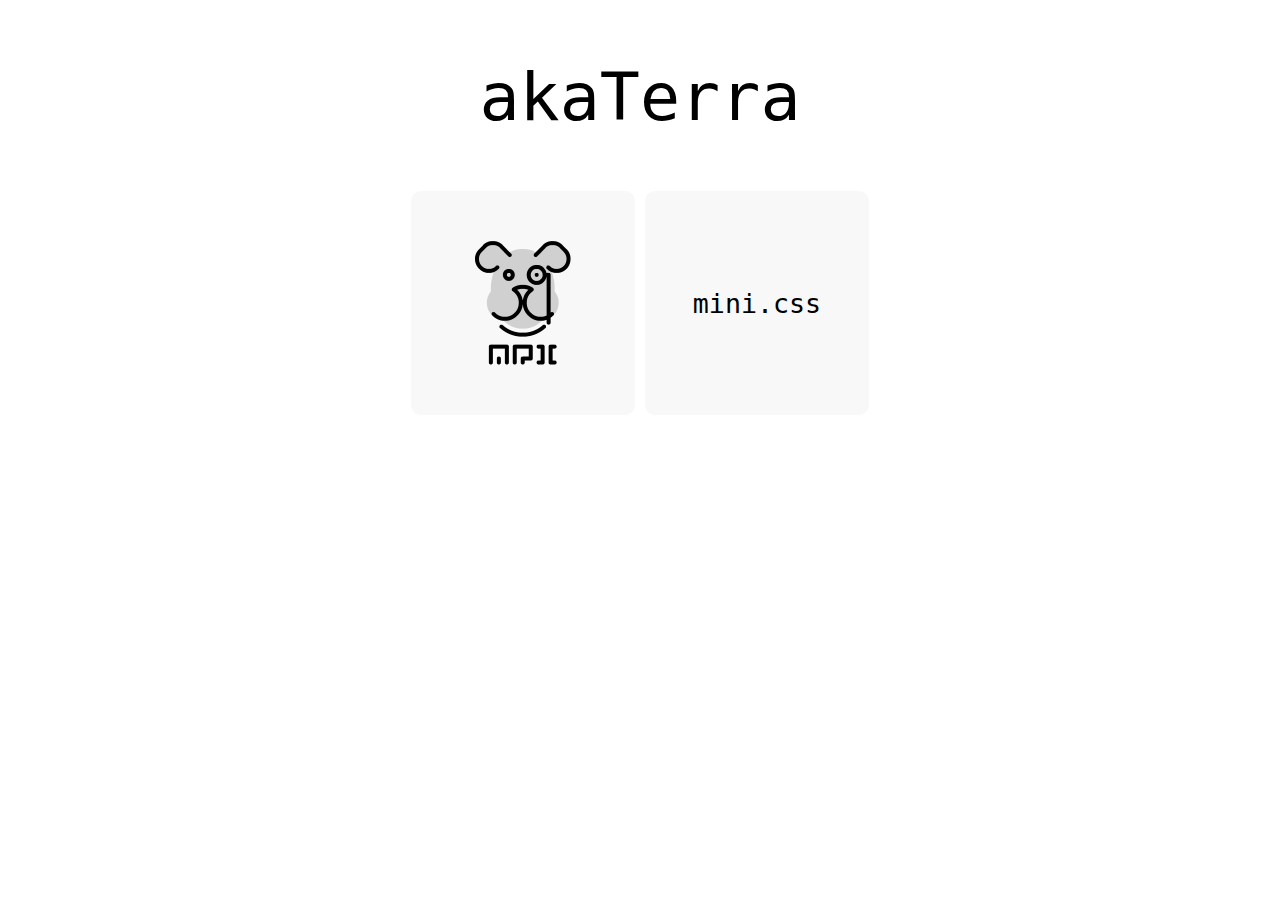
<file: public/index.html>
<html>
  <head>
    <style>
.splash {
  align-items: center;
  display: flex;
  justify-content: center;
  flex-direction: column;
  font-weight: bold;
  height: 100%;
}

.flex {
  display: flex;
}

.flex-1 {
  flex: 1;
}

.flex-2 {
  flex: 2;
}

.flex-3 {
  flex: 3;
}

.flex-4 {
  flex: 4;
}

.flex-5 {
  flex: 5;
}

.flex-6 {
  flex: 6;
}

.flex-7 {
  flex: 7;
}

.flex-8 {
  flex: 8;
}

.flex-9 {
  flex: 9;
}

.items-center {
  justify-content: center;
}

.center {
  text-align: center;
}

.container {
  margin: 0 auto;
  max-width: 85%;
  min-width: 800px;
}

.button {
  background-color: #f8f8f8;
  background-position: center; 
  background-repeat: no-repeat;
  border: 0;
  border-radius: 10px;
  font-family: monospace;
  font-size: 20pt;
  height: 224px;
  margin: 5px;
  width: 224px;
}

.button:hover {
  background-color: #f0f0f0;
  cursor: pointer;
}

.button-apidog {
  background-image: url("apidog.png");
  background-repeat: no-repeat;
  background-size: 112px 140px;
}

.title {
  font-family: monospace;
  font-size: 50pt;
  padding: 50px 0;
}
    </style>
  </head>
  <body>
    <div class="container">
      <div class="title center">akaTerra</div>
      <div class="flex items-center">
        <a href="apidog/"><button class="button button-apidog"></button></a>
        <a href="mini.css/"><button class="button">mini.css</button></a>
      </div>
    </div>
  </body>
</html>
</file>
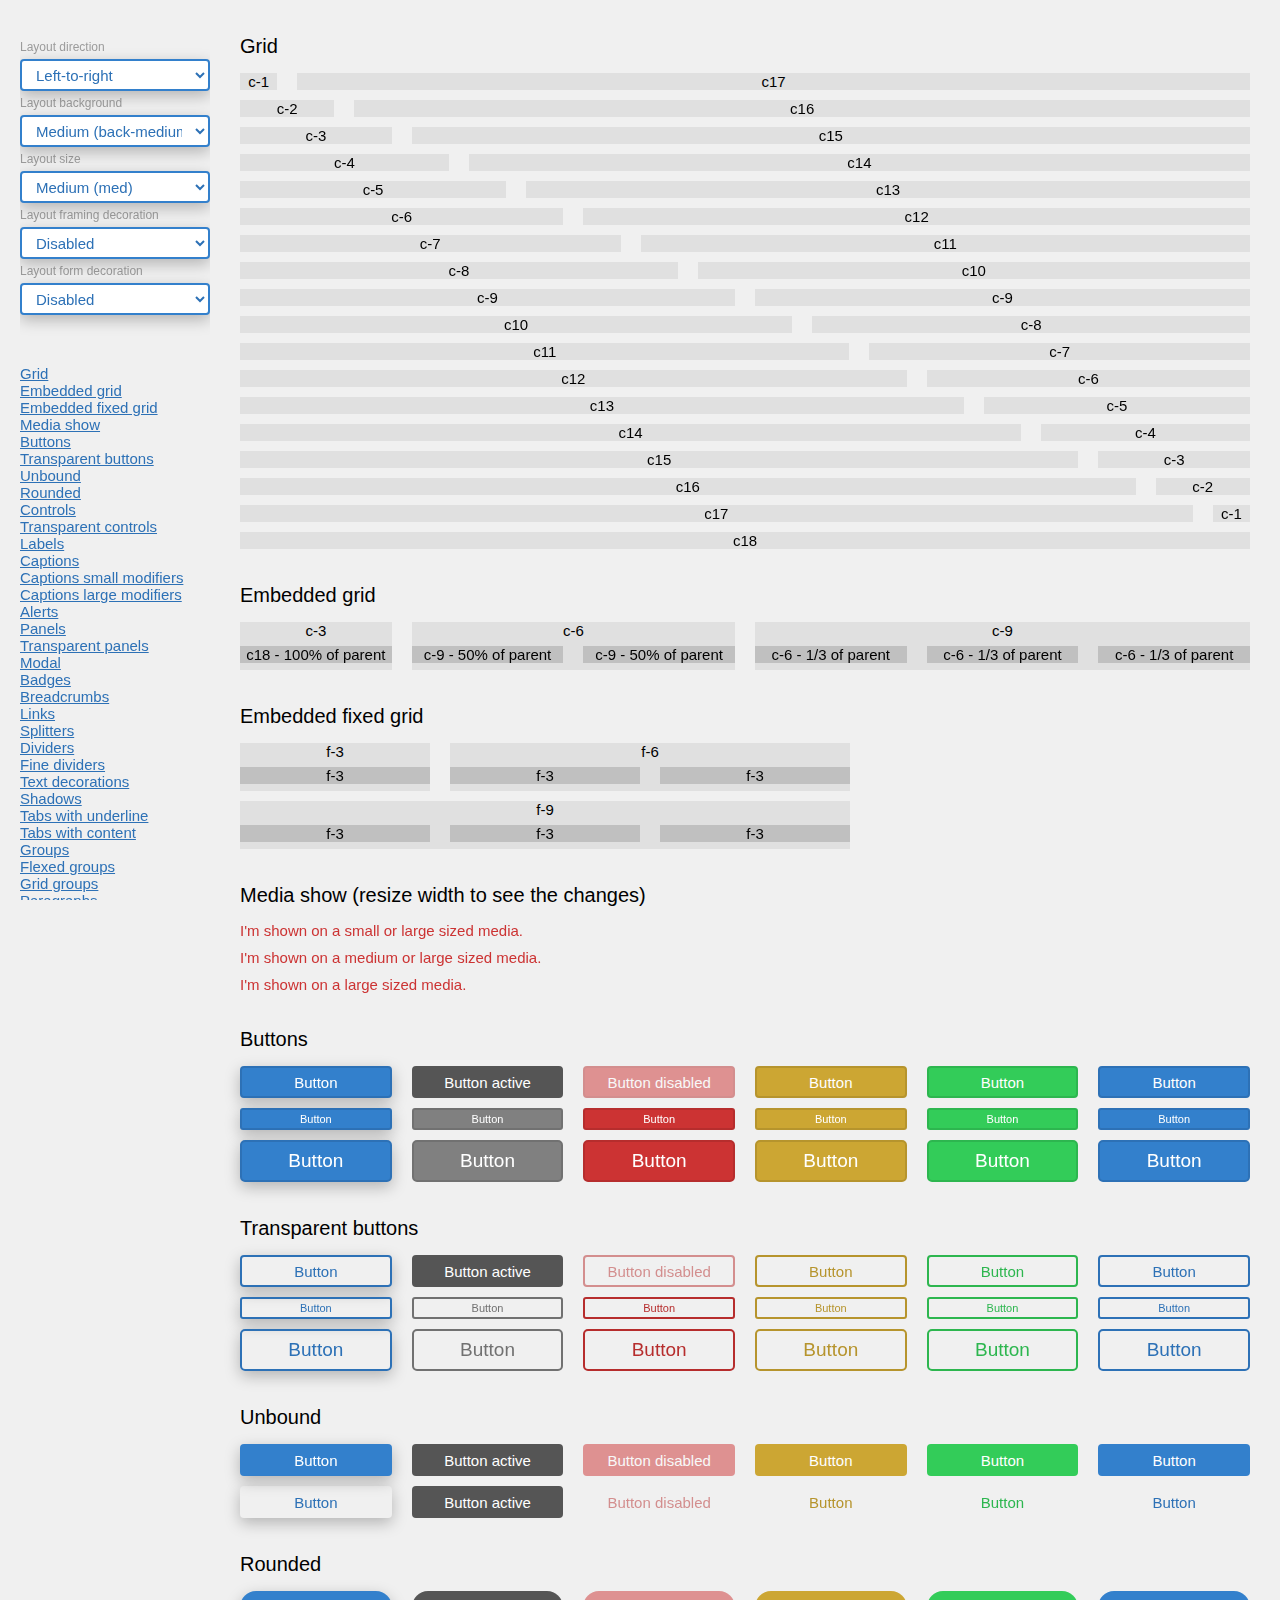
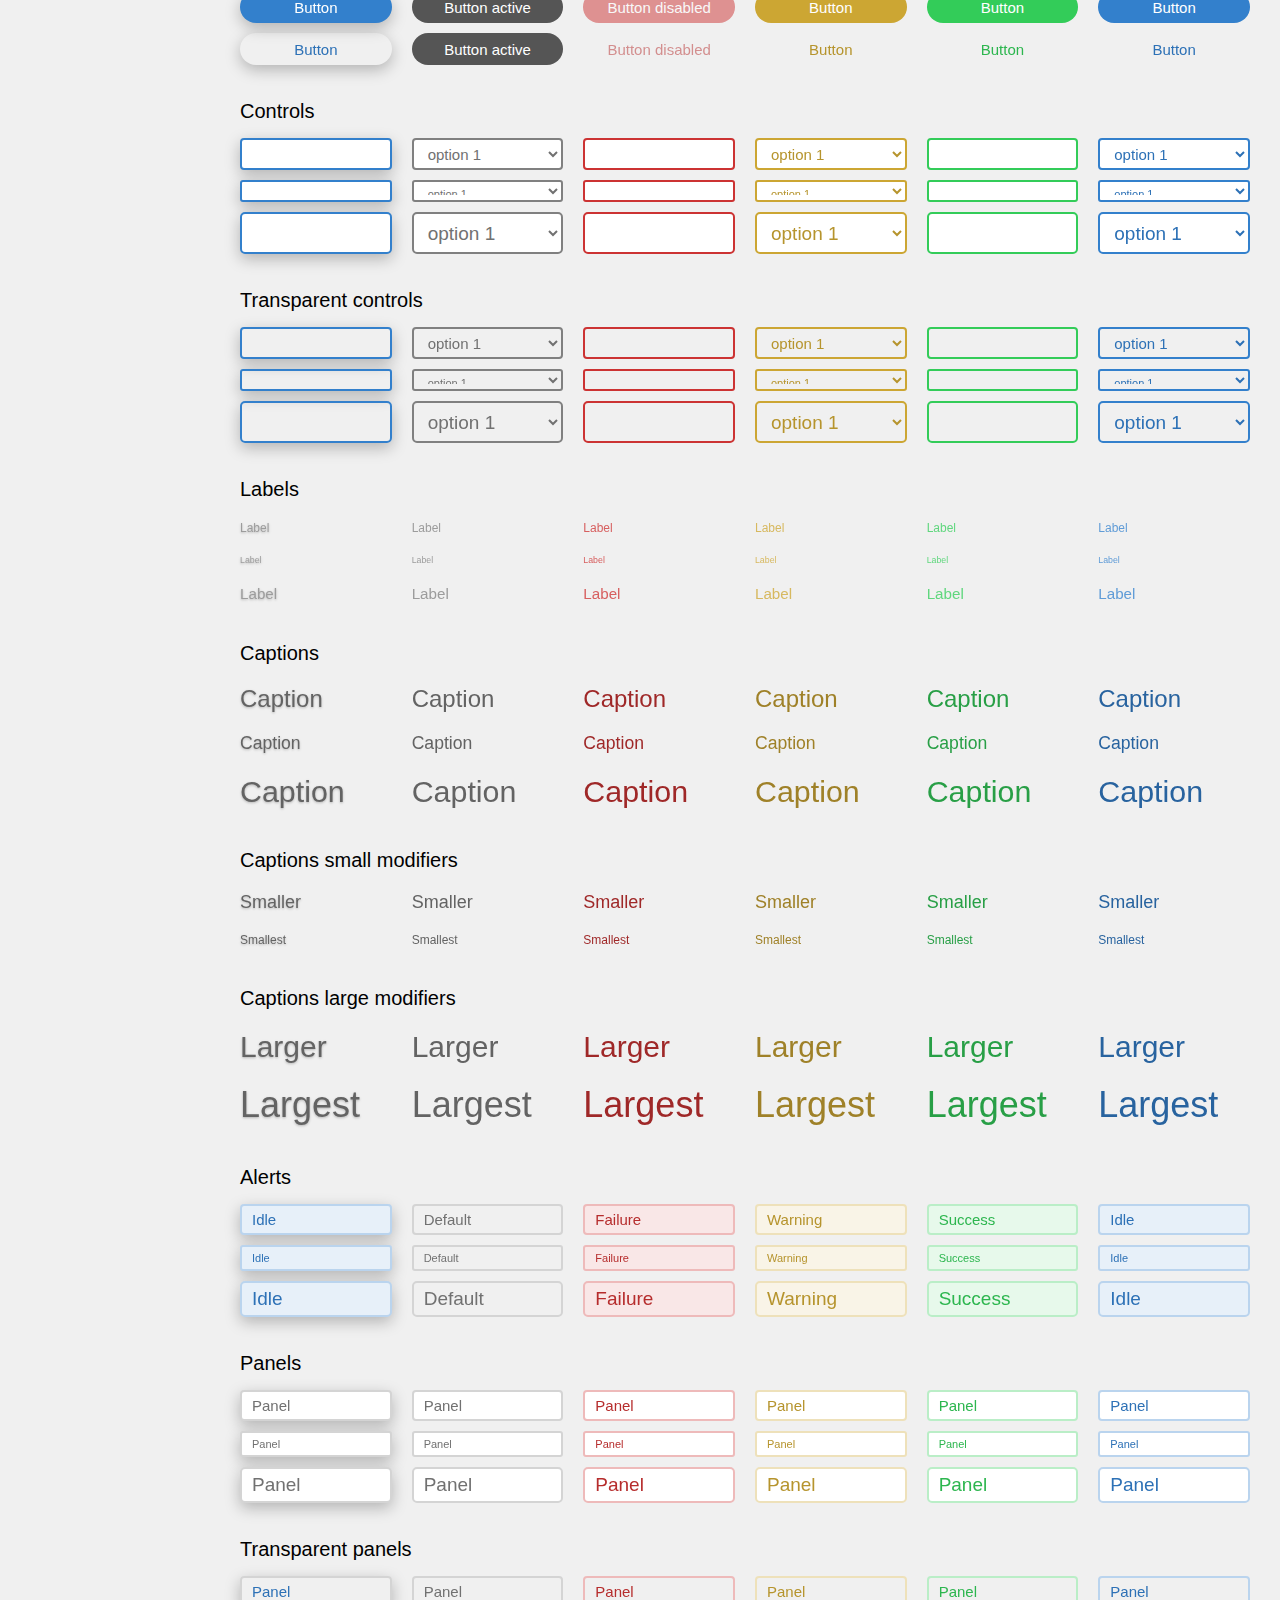
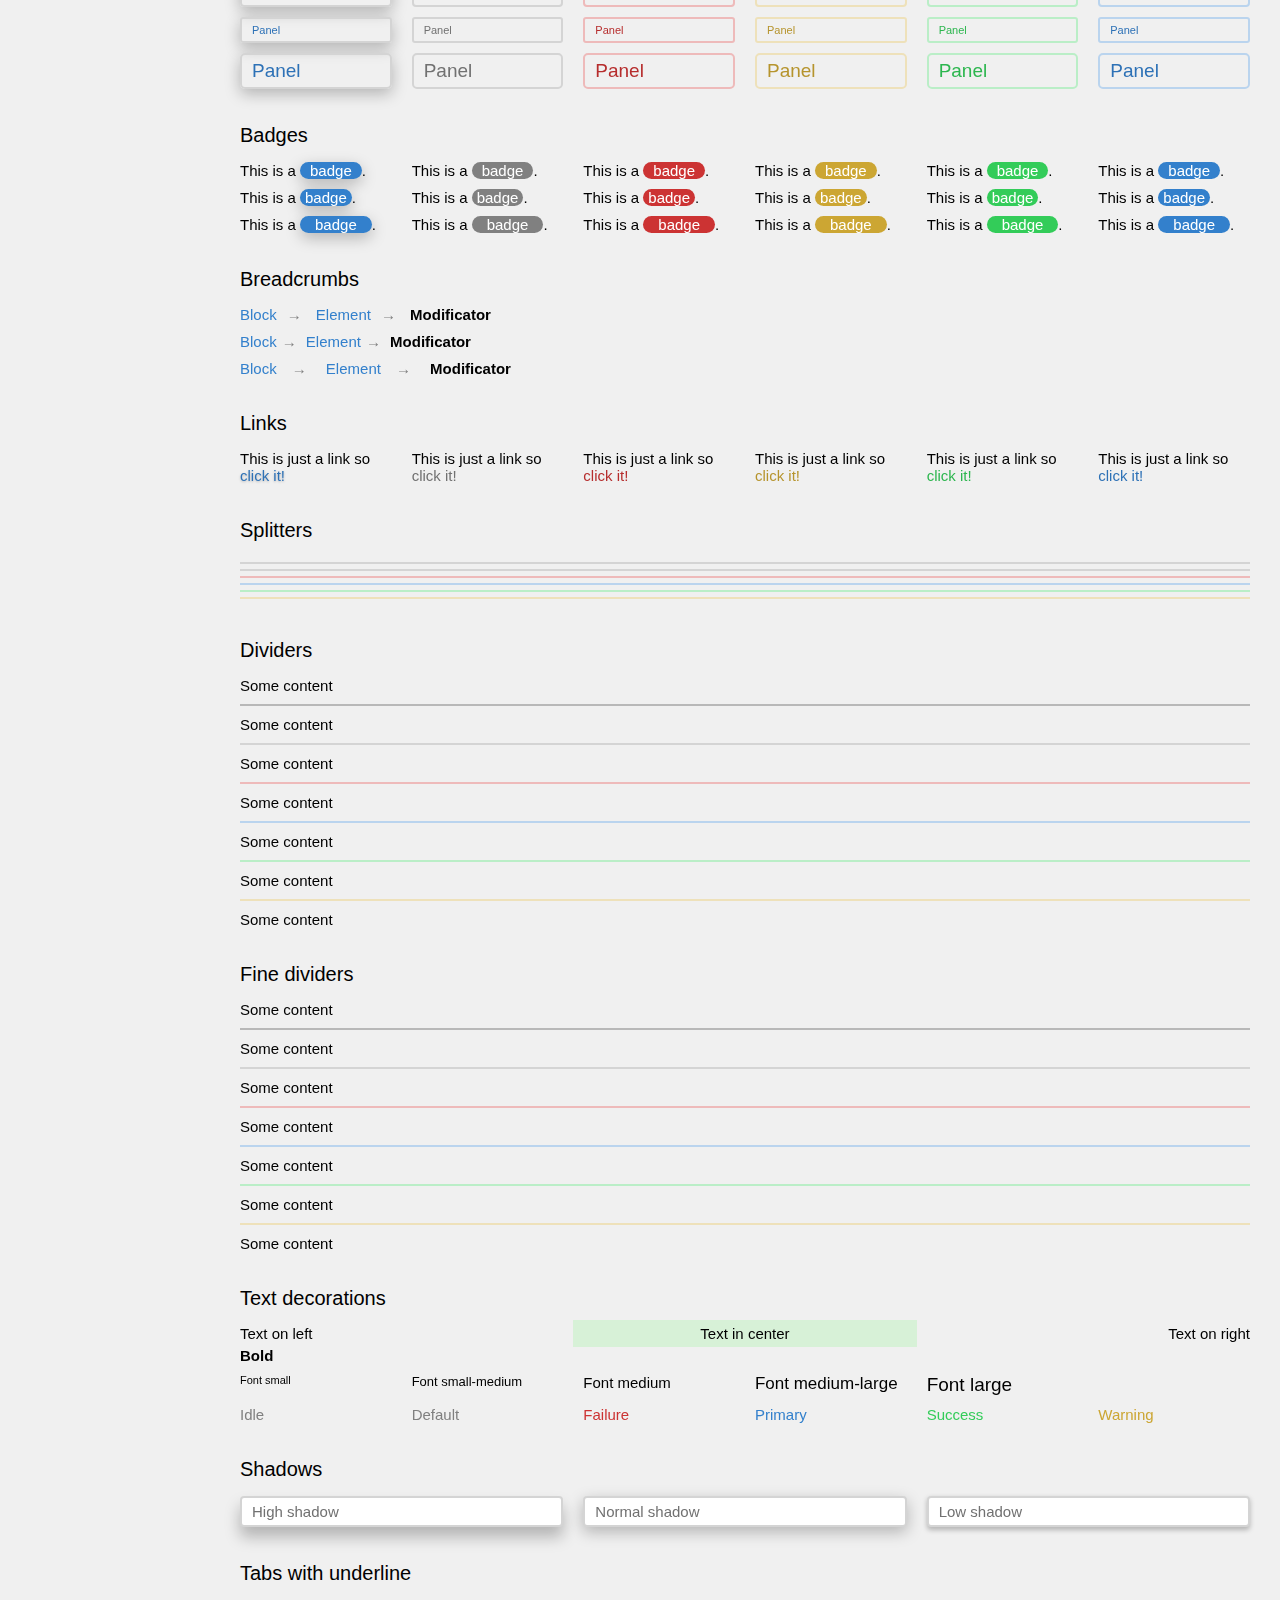
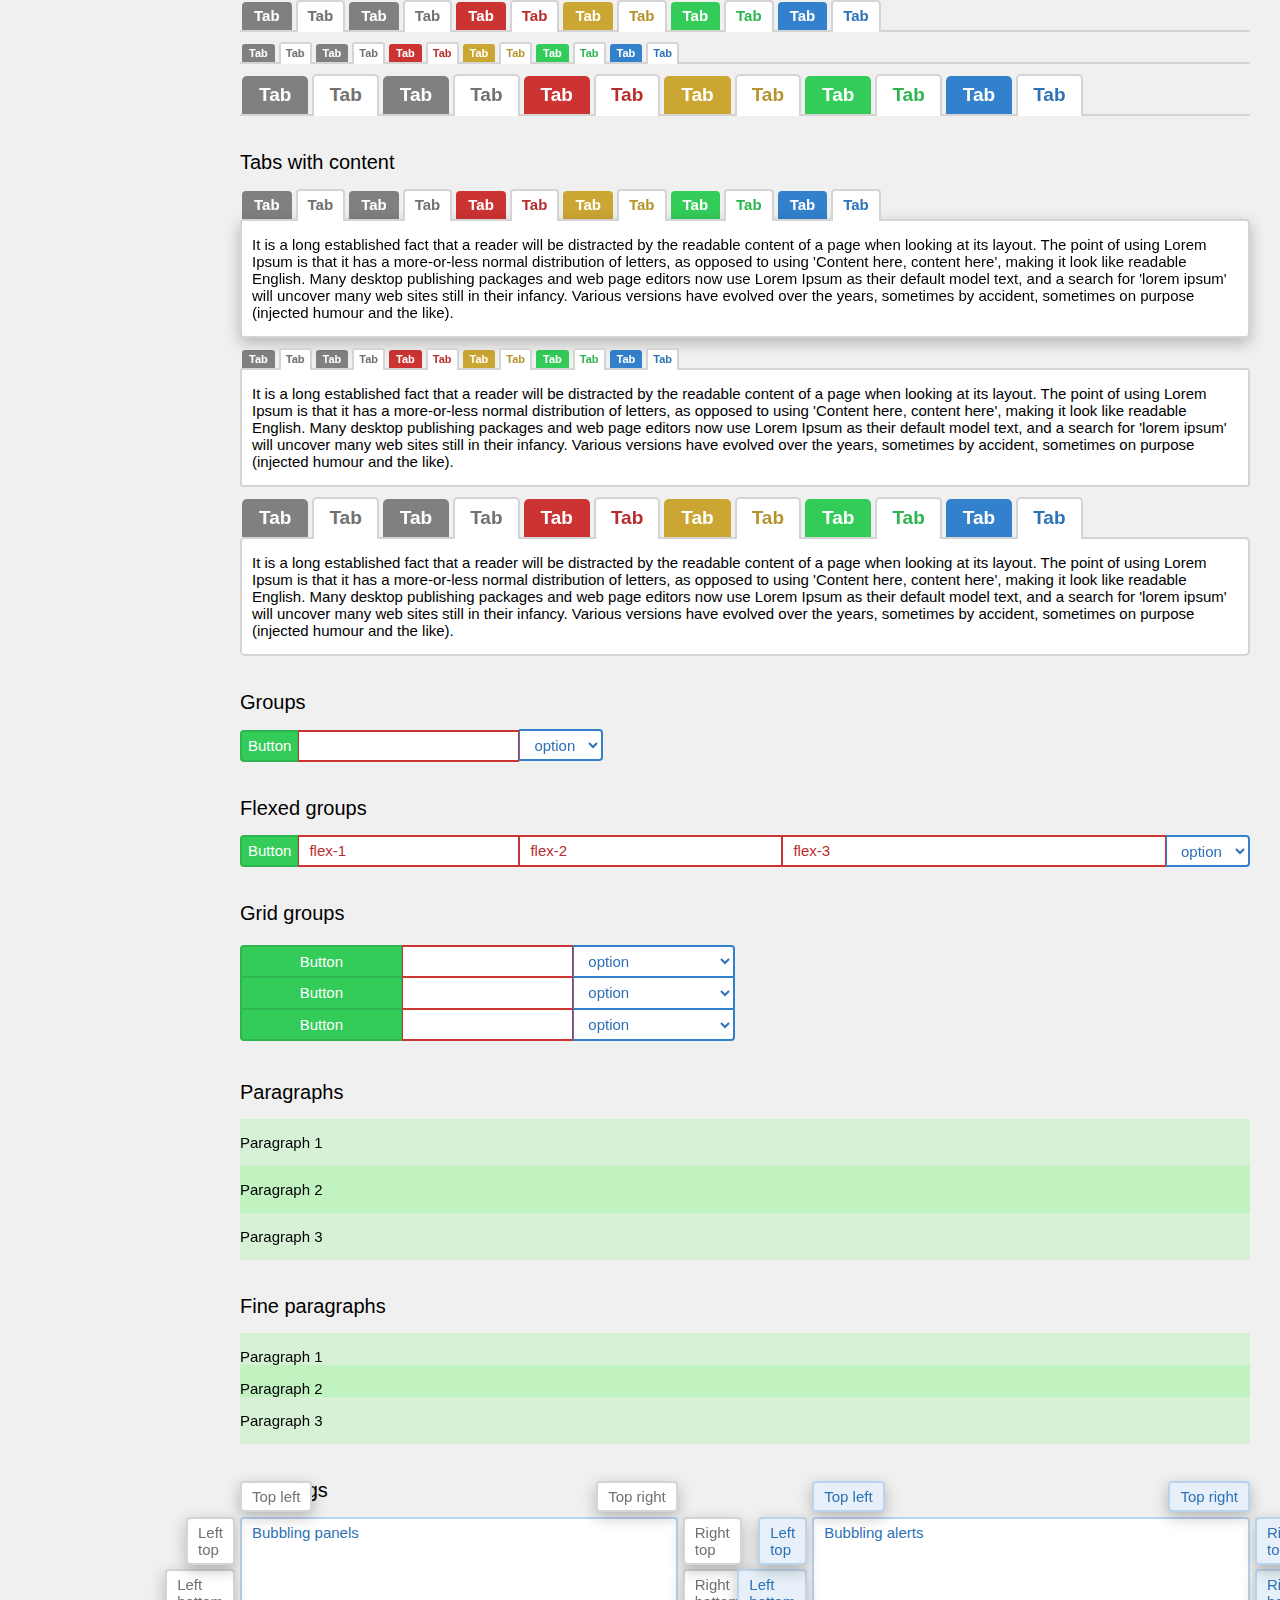
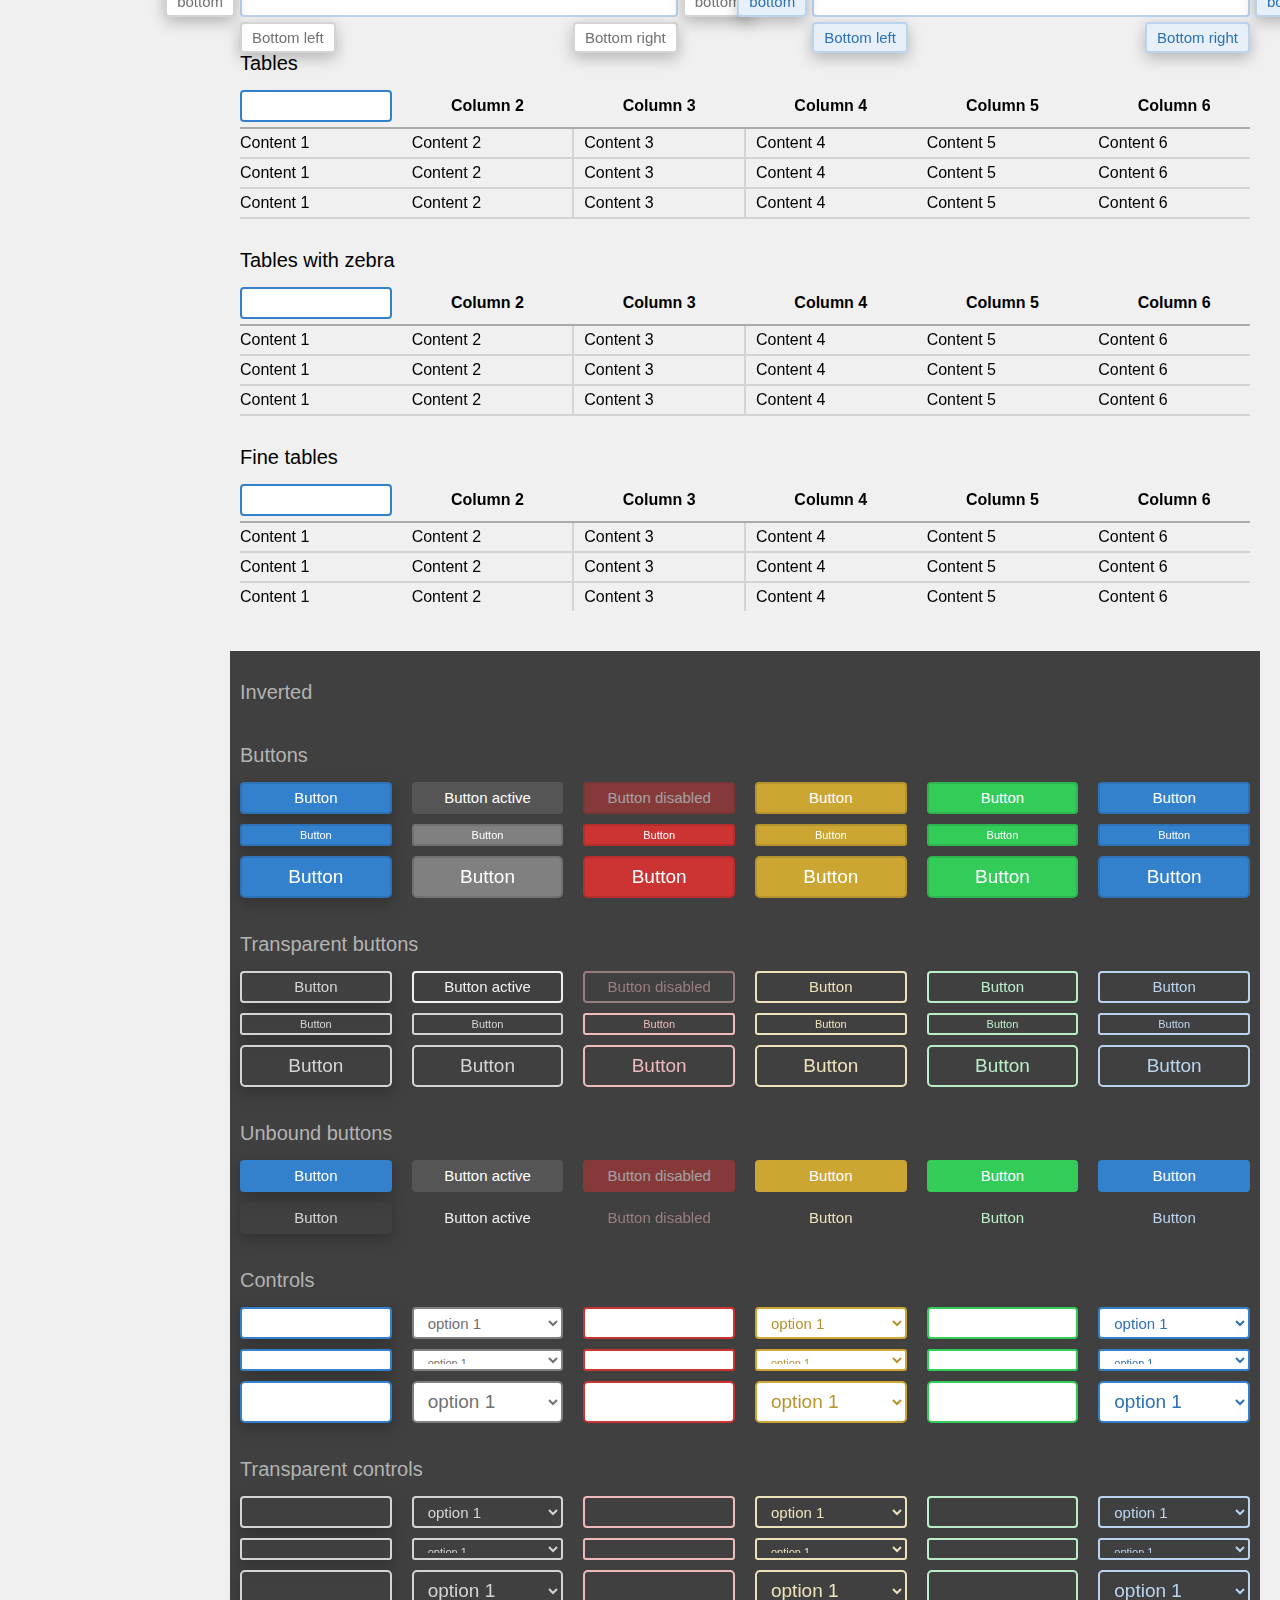
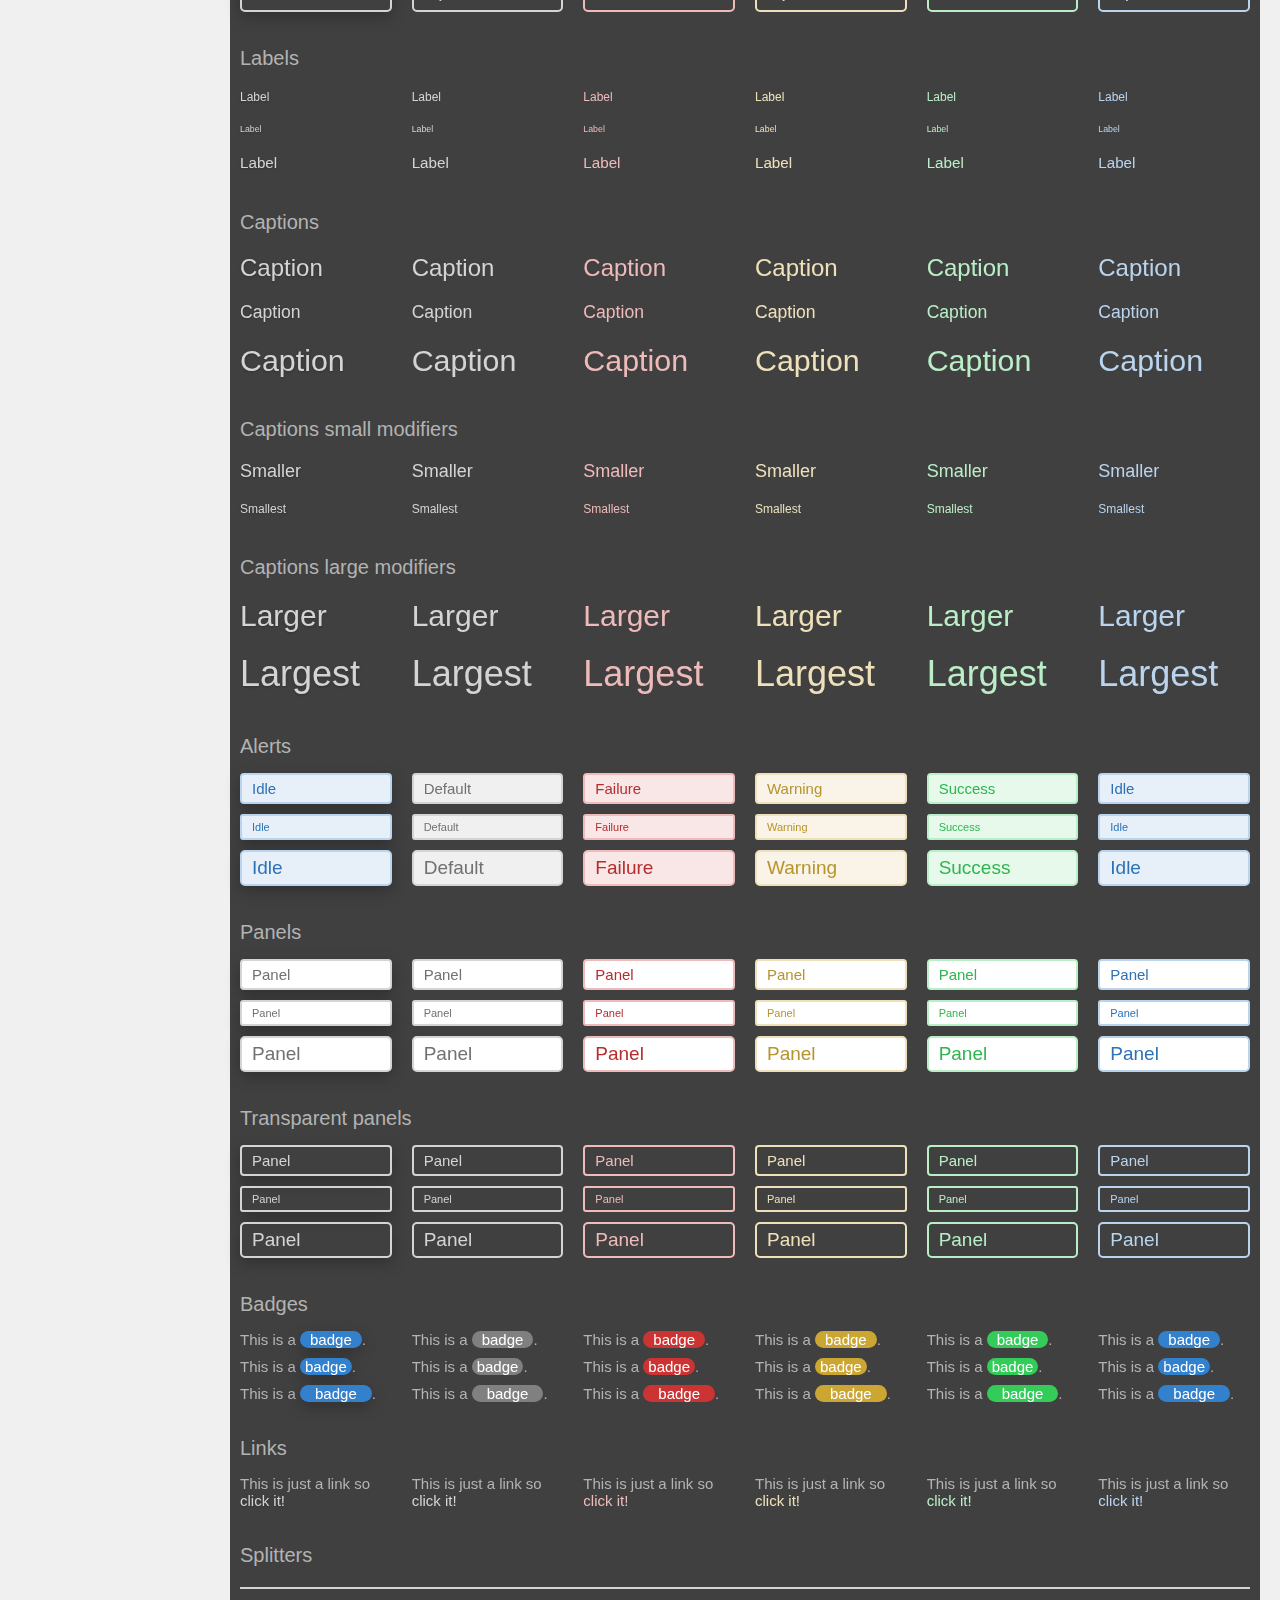
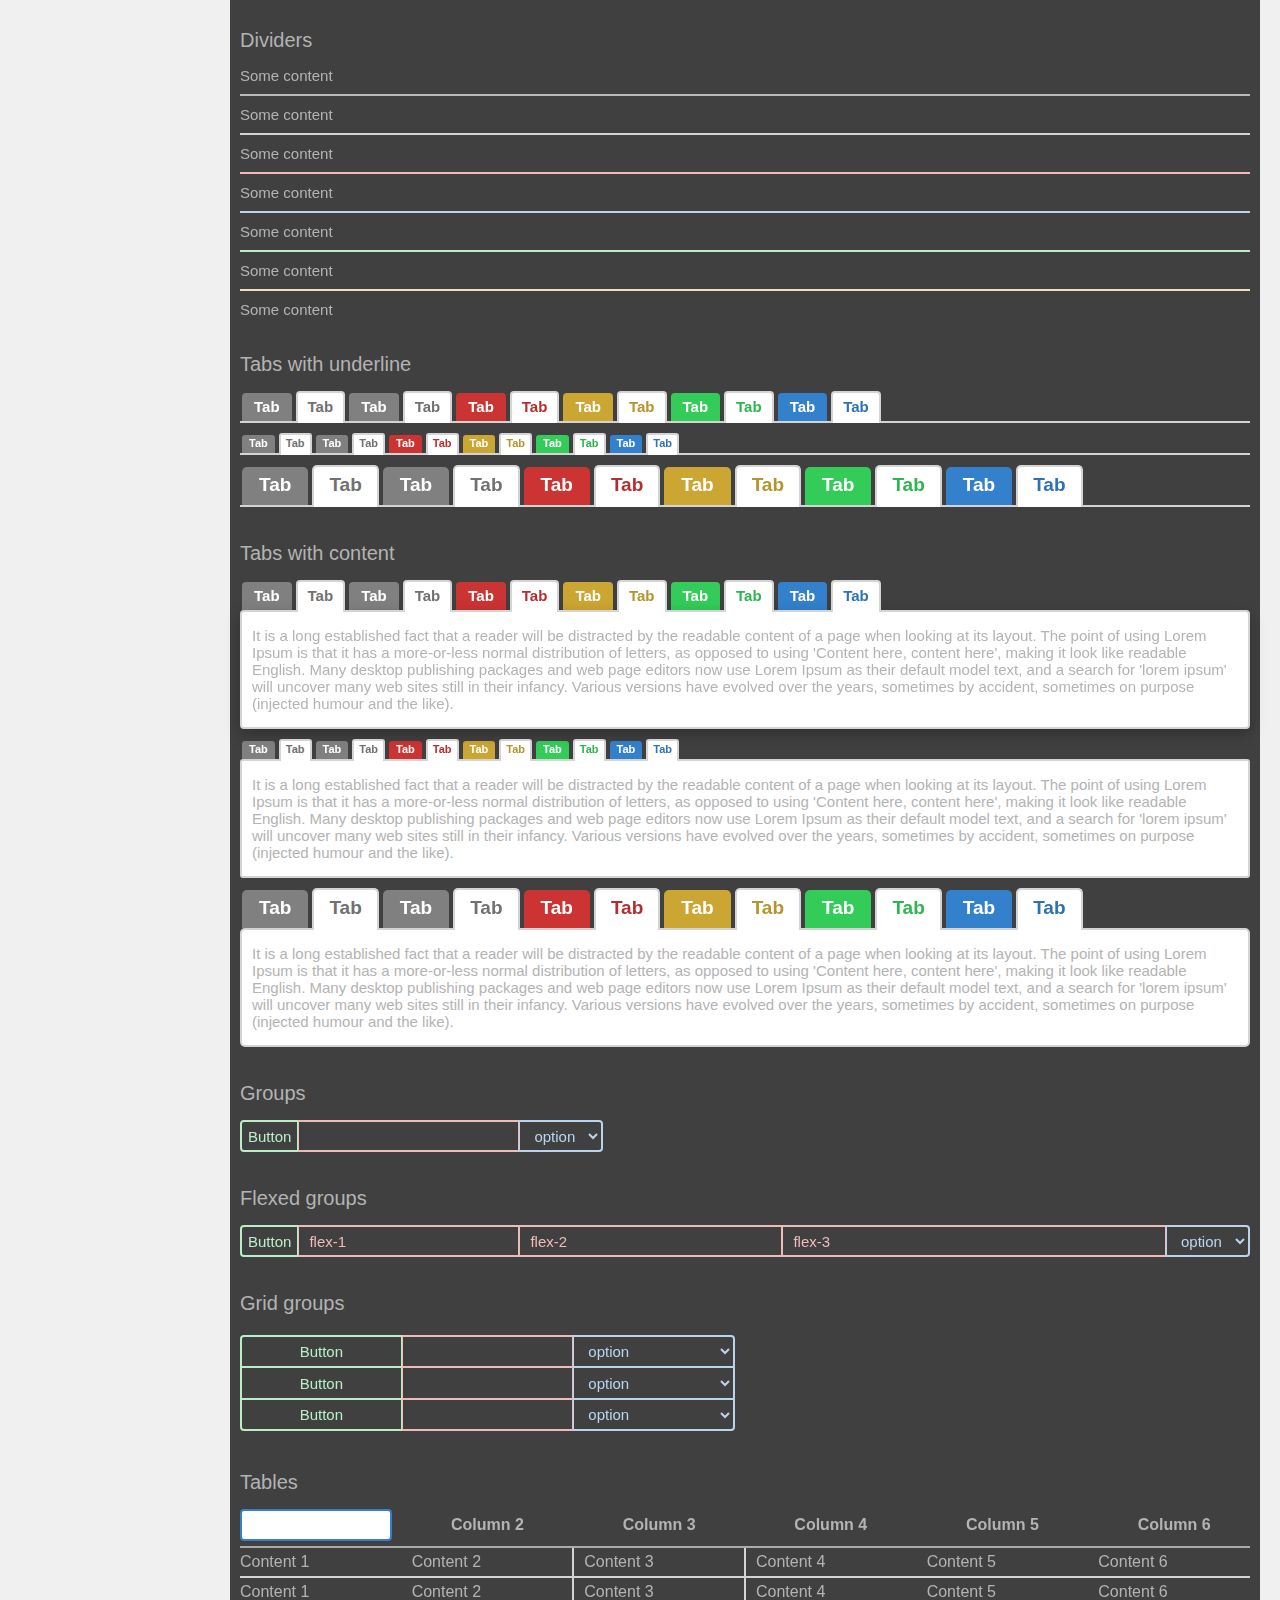
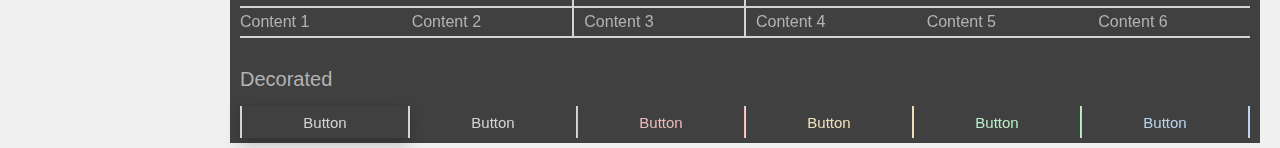
<file: public/apidog/mini.css/index.html>
<!DOCTYPE html>
<html lang="en" xmlns="http://www.w3.org/1999/html">
    <head>
        <meta charset="UTF-8">
        <title>Title</title>
        <link href="mini.min.css" rel="stylesheet" />
        <style>
            .__content {
                padding: 0 10px;
            }

            .__green_1 {
                background-color: rgba(0, 255, 0, 0.1);
            }

            .__green_2 {
                background-color: rgba(0, 255, 0, 0.2);
            }

            .__section {
                font-size: 20px;
                font-weight: 500;
                padding: 30px 0 10px 0;
            }

            .__section.__sub {
                font-size: 15px;
                font-weight: 400;
                padding: 10px 0;
            }

            .__cell {
                background-color: #e0e0e0;
                margin: 0;
                text-align: center;
            }

            .__cell_embedded {
                background-color: #c0c0c0;
                margin: 2px 0;
                text-align: center;
            }

            .__height-100 {
                height: 100px;
            }
        </style>
        <script>
            function getById(id) {
                return document.getElementById(id);
            }

            function addClass(id, cls) {
                var el = document.getElementById(id);

                if (el) {
                    var className = el.className.split(' ');
                    var index = className.findIndex(function (e) { return e === cls });

                    if (index !== - 1) {
                        return;
                    }

                    className.push(cls);

                    el.className = className.join(' ');
                }
            }

            function removeClass(id, cls) {
                var el = document.getElementById(id);

                if (el) {
                    var className = el.className.split(' ');
                    var index = className.findIndex(function (e) { return e === cls });

                    if (index === - 1) {
                        return;
                    }

                    className.splice(index, 1);

                    el.className = className.join(' ');
                }
            }

            function replaceClass(id, clsOld, clsNew) {
                removeClass(id, clsOld);
                addClass(id, clsNew);
            }

            function onChange(id, fn) {
                var el = document.getElementById(id);

                if (el) {
                    el.onchange = fn;
                }
            }

            function onChangeSelect(id, fn) {
                onChange(id, function () {
                    var elem = this.selectedIndex === void 0 ? window.event.srcElement : this;

                    fn(elem.value || elem.options[elem.selectedIndex].value);
                });
            }

            function onClick(id, fn) {
                var el = document.getElementById(id);

                if (el) {
                    el.onclick = fn;
                }
            }
        </script>
    </head>
    <body>
        <div class="mini back-medium" id="mini">
            <div class="container med ltr" id="container">

                <div class="modal hidden" id="modal">
                    <div class="modal-content f-9 clear">
                        <div class="panel unbound shadow shadow-high paragraph">
                            <div class="row">
                                <div class="c18 fine">
                                    <div class="caption fine-gap">Modal</div>
                                    <div class="fine-gap">
                                        It is a long established fact that a reader will be distracted by the readable content of a page when looking at its layout. The point of using Lorem Ipsum is that it has a more-or-less normal distribution of letters, as opposed to using 'Content here, content here', making it look like readable English. Many desktop publishing packages and web page editors now use Lorem Ipsum as their default model text, and a search for 'lorem ipsum' will uncover many web sites still in their infancy. Various versions have evolved over the years, sometimes by accident, sometimes on purpose (injected humour and the like).
                                    </div>
                                </div>
                                <div class="c12 -m-"></div>
                                <div class="c-3 -m-"><button class="button default transparent rounded unbound shadow">Cancel</button></div>
                                <div class="c-3 -m-"><button class="button rounded unbound shadow">OK</button></div>
                            </div>
                        </div>
                    </div>
                </div>

                <div class="row">
                    <div class="c-3">
                        <div style="bottom: 0; position: fixed; overflow-y: scroll; top: 0;">
                            <div class="__section">
                                <div class="row">
                                    <div class="f-3">
                                        <label class="label">Layout direction</label>
                                        <select class="control primary shadow" id="layoutDirection">
                                            <option value="disabled" selected>Left-to-right</option>
                                            <option value="enabled">Right-to-left (rtl)</option>
                                        </select>
                                        <label class="label">Layout background</label>
                                        <select class="control primary shadow" id="layoutBackground">
                                            <option value="back-light">Light (back-light)</option>
                                            <option value="back-medium" selected>Medium (back-medium)</option>
                                            <option value="back-dark">Dark (back-dark)</option>
                                        </select>
                                        <label class="label">Layout size</label>
                                        <select class="control primary shadow" id="layoutSize">
                                            <option value="sml">Small (sml)</option>
                                            <option value="med" selected>Medium (med)</option>
                                            <option value="lrg">Large (lrg)</option>
                                        </select>
                                        <label class="label">Layout framing decoration</label>
                                        <select class="control primary shadow" id="layoutFramingDecoration">
                                            <option value="disabled" selected>Disabled</option>
                                            <option value="roof">Roof</option>
                                            <option value="wall">Wall</option>
                                        </select>
                                        <label class="label">Layout form decoration</label>
                                        <select class="control primary shadow" id="layoutFormDecoration">
                                            <option value="disabled" selected>Disabled</option>
                                            <option value="slope">Slope</option>
                                            <option value="square">Square</option>
                                        </select>
                                    </div>
                                </div>
                            </div>
                            <div class="__section">
                                <div class="row">
                                    <div class="f-3 font-med">
                                        <div><a class="link" href="#grid">Grid</a></div>
                                        <div><a class="link" href="#embeddedGrid">Embedded grid</a></div>
                                        <div><a class="link" href="#embeddedFixedGrid">Embedded fixed grid</a></div>
                                        <div><a class="link" href="#mediaShow">Media show</a></div>
                                        <div><a class="link" href="#buttons">Buttons</a></div>
                                        <div><a class="link" href="#transparentButtons">Transparent buttons</a></div>
                                        <div><a class="link" href="#unbound">Unbound</a></div>
                                        <div><a class="link" href="#rounded">Rounded</a></div>
                                        <div><a class="link" href="#controls">Controls</a></div>
                                        <div><a class="link" href="#transparentControls">Transparent controls</a></div>
                                        <div><a class="link" href="#labels">Labels</a></div>
                                        <div><a class="link" href="#captions">Captions</a></div>
                                        <div><a class="link" href="#captionsSmallModifiers">Captions small modifiers</a></div>
                                        <div><a class="link" href="#captionsLargeModifiers">Captions large modifiers</a></div>
                                        <div><a class="link" href="#alerts">Alerts</a></div>
                                        <div><a class="link" href="#panels">Panels</a></div>
                                        <div><a class="link" href="#transparentPanels">Transparent panels</a></div>
                                        <div><a class="link" href="#" id="modalShow">Modal</a></div>
                                        <div><a class="link" href="#badges">Badges</a></div>
                                        <div><a class="link" href="#breadcrumbs">Breadcrumbs</a></div>
                                        <div><a class="link" href="#links">Links</a></div>
                                        <div><a class="link" href="#splitters">Splitters</a></div>
                                        <div><a class="link" href="#dividers">Dividers</a></div>
                                        <div><a class="link" href="#fineDividers">Fine dividers</a></div>
                                        <div><a class="link" href="#textDecorations">Text decorations</a></div>
                                        <div><a class="link" href="#shadows">Shadows</a></div>
                                        <div><a class="link" href="#tabsWithUnderline">Tabs with underline</a></div>
                                        <div><a class="link" href="#tabsWithContent">Tabs with content</a></div>
                                        <div><a class="link" href="#groups">Groups</a></div>
                                        <div><a class="link" href="#flexedGroups">Flexed groups</a></div>
                                        <div><a class="link" href="#gridGroups">Grid groups</a></div>
                                        <div><a class="link" href="#paragraphs">Paragraphs</a></div>
                                        <div><a class="link" href="#fineParagraphs">Fine paragraphs</a></div>
                                        <div><a class="link" href="#tables">Tables</a></div>
                                        <div><a class="link" href="#bubblings">Bubblings</a></div>
                                        <div><a class="link success" href="#inverted">Inverted</a></div>
                                    </div>
                                </div>
                            </div>
                        </div>
                    </div>
                    <div class="c15">
                        <div class="__content">

                            <div class="__section"><a name="grid">Grid<a/></div>
                            <div class="row"><div class="c-1"><div class="__cell">c-1</div></div><div class="c17"><div class="__cell">c17</div></div></div>
                            <div class="row"><div class="c-2"><div class="__cell">c-2</div></div><div class="c16"><div class="__cell">c16</div></div></div>
                            <div class="row"><div class="c-3"><div class="__cell">c-3</div></div><div class="c15"><div class="__cell">c15</div></div></div>
                            <div class="row"><div class="c-4"><div class="__cell">c-4</div></div><div class="c14"><div class="__cell">c14</div></div></div>
                            <div class="row"><div class="c-5"><div class="__cell">c-5</div></div><div class="c13"><div class="__cell">c13</div></div></div>
                            <div class="row"><div class="c-6"><div class="__cell">c-6</div></div><div class="c12"><div class="__cell">c12</div></div></div>
                            <div class="row"><div class="c-7"><div class="__cell">c-7</div></div><div class="c11"><div class="__cell">c11</div></div></div>
                            <div class="row"><div class="c-8"><div class="__cell">c-8</div></div><div class="c10"><div class="__cell">c10</div></div></div>
                            <div class="row"><div class="c-9"><div class="__cell">c-9</div></div><div class="c-9"><div class="__cell">c-9</div></div></div>
                            <div class="row"><div class="c10"><div class="__cell">c10</div></div><div class="c-8"><div class="__cell">c-8</div></div></div>
                            <div class="row"><div class="c11"><div class="__cell">c11</div></div><div class="c-7"><div class="__cell">c-7</div></div></div>
                            <div class="row"><div class="c12"><div class="__cell">c12</div></div><div class="c-6"><div class="__cell">c-6</div></div></div>
                            <div class="row"><div class="c13"><div class="__cell">c13</div></div><div class="c-5"><div class="__cell">c-5</div></div></div>
                            <div class="row"><div class="c14"><div class="__cell">c14</div></div><div class="c-4"><div class="__cell">c-4</div></div></div>
                            <div class="row"><div class="c15"><div class="__cell">c15</div></div><div class="c-3"><div class="__cell">c-3</div></div></div>
                            <div class="row"><div class="c16"><div class="__cell">c16</div></div><div class="c-2"><div class="__cell">c-2</div></div></div>
                            <div class="row"><div class="c17"><div class="__cell">c17</div></div><div class="c-1"><div class="__cell">c-1</div></div></div>
                            <div class="row"><div class="c18"><div class="__cell">c18</div></div></div>

                            <div class="__section"><a name="embeddedGrid">Embedded grid</a></div>
                            <div class="row">
                                <div class="c-3">
                                    <div class="__cell">
                                        c-3
                                        <div class="row">
                                            <div class="c18"><div class="__cell_embedded">c18 - 100% of parent</div></div>
                                        </div>
                                    </div>
                                </div>
                                <div class="c-6">
                                    <div class="__cell">
                                        c-6
                                        <div class="row">
                                            <div class="c-9"><div class="__cell_embedded">c-9 - 50% of parent</div></div>
                                            <div class="c-9"><div class="__cell_embedded">c-9 - 50% of parent</div></div>
                                        </div>
                                    </div>
                                </div>
                                <div class="c-9">
                                    <div class="__cell">
                                        c-9
                                        <div class="row">
                                            <div class="c-6"><div class="__cell_embedded">c-6 - 1/3 of parent</div></div>
                                            <div class="c-6"><div class="__cell_embedded">c-6 - 1/3 of parent</div></div>
                                            <div class="c-6"><div class="__cell_embedded">c-6 - 1/3 of parent</div></div>
                                        </div>
                                    </div>
                                </div>
                            </div>

                            <div class="__section"><a name="embeddedFixedGrid">Embedded fixed grid</a></div>
                            <div class="row">
                                <div class="f-3">
                                    <div class="__cell">
                                        f-3
                                        <div class="row">
                                            <div class="f-3"><div class="__cell_embedded">f-3</div></div>
                                        </div>
                                    </div>
                                </div>
                                <div class="f-6">
                                    <div class="__cell">
                                        f-6
                                        <div class="row">
                                            <div class="f-3"><div class="__cell_embedded">f-3</div></div>
                                            <div class="f-3"><div class="__cell_embedded">f-3</div></div>
                                        </div>
                                    </div>
                                </div>
                                <div class="f-9">
                                    <div class="__cell">
                                        f-9
                                        <div class="row">
                                            <div class="f-3"><div class="__cell_embedded">f-3</div></div>
                                            <div class="f-3"><div class="__cell_embedded">f-3</div></div>
                                            <div class="f-3"><div class="__cell_embedded">f-3</div></div>
                                        </div>
                                    </div>
                                </div>
                            </div>

                            <div class="__section"><a name="mediaShow">Media show (resize width to see the changes)</a></div>
                            <div class="row">
                                <div class="c18 show-sml span primary">I'm shown on a small sized media.</div>
                                <div class="c18 show-sml c18 show-med span success">I'm shown on a small or medium sized media.</div>
                                <div class="c18 show-sml c18 show-lrg span failure">I'm shown on a small or large sized media.</div>
                                <div class="c18 show-med span success">I'm shown on a medium sized media.</div>
                                <div class="c18 show-med show-lrg span failure">I'm shown on a medium or large sized media.</div>
                                <div class="c18 show-lrg span failure">I'm shown on a large sized media.</div>
                            </div>

                            <div class="__section"><a name="buttons">Buttons</a></div>
                            <div class="row">
                                <div class="c-3">
                                    <button class="button shadow">Button</button>
                                </div>
                                <div class="c-3">
                                    <button class="button default active">Button active</button>
                                </div>
                                <div class="c-3">
                                    <button class="button failure disabled">Button disabled</button>
                                </div>
                                <div class="c-3">
                                    <button class="button warning">Button</button>
                                </div>
                                <div class="c-3">
                                    <button class="button success">Button</button>
                                </div>
                                <div class="c-3">
                                    <button class="button primary">Button</button>
                                </div>
                            </div>
                            <div class="row">
                                <div class="c-3">
                                    <button class="button button-sml shadow">Button</button>
                                </div>
                                <div class="c-3">
                                    <button class="button button-sml default">Button</button>
                                </div>
                                <div class="c-3">
                                    <button class="button button-sml failure">Button</button>
                                </div>
                                <div class="c-3">
                                    <button class="button button-sml warning">Button</button>
                                </div>
                                <div class="c-3">
                                    <button class="button button-sml success">Button</button>
                                </div>
                                <div class="c-3">
                                    <button class="button button-sml primary">Button</button>
                                </div>
                            </div>
                            <div class="row">
                                <div class="c-3">
                                    <button class="button button-lrg shadow">Button</button>
                                </div>
                                <div class="c-3">
                                    <button class="button button-lrg default">Button</button>
                                </div>
                                <div class="c-3">
                                    <button class="button button-lrg failure">Button</button>
                                </div>
                                <div class="c-3">
                                    <button class="button button-lrg warning">Button</button>
                                </div>
                                <div class="c-3">
                                    <button class="button button-lrg success">Button</button>
                                </div>
                                <div class="c-3">
                                    <button class="button button-lrg primary">Button</button>
                                </div>
                            </div>

                            <div class="__section"><a name="transparentButtons">Transparent buttons</a></div>
                            <div class="row">
                                <div class="c-3">
                                    <button class="button transparent shadow">Button</button>
                                </div>
                                <div class="c-3">
                                    <button class="button default active transparent">Button active</button>
                                </div>
                                <div class="c-3">
                                    <button class="button failure disabled transparent">Button disabled</button>
                                </div>
                                <div class="c-3">
                                    <button class="button warning transparent">Button</button>
                                </div>
                                <div class="c-3">
                                    <button class="button success transparent">Button</button>
                                </div>
                                <div class="c-3">
                                    <button class="button primary transparent">Button</button>
                                </div>
                            </div>
                            <div class="row">
                                <div class="c-3">
                                    <button class="button button-sml transparent shadow">Button</button>
                                </div>
                                <div class="c-3">
                                    <button class="button button-sml default transparent">Button</button>
                                </div>
                                <div class="c-3">
                                    <button class="button button-sml failure transparent">Button</button>
                                </div>
                                <div class="c-3">
                                    <button class="button button-sml warning transparent">Button</button>
                                </div>
                                <div class="c-3">
                                    <button class="button button-sml success transparent">Button</button>
                                </div>
                                <div class="c-3">
                                    <button class="button button-sml primary transparent">Button</button>
                                </div>
                            </div>
                            <div class="row">
                                <div class="c-3">
                                    <button class="button button-lrg transparent shadow">Button</button>
                                </div>
                                <div class="c-3">
                                    <button class="button button-lrg default transparent">Button</button>
                                </div>
                                <div class="c-3">
                                    <button class="button button-lrg failure transparent">Button</button>
                                </div>
                                <div class="c-3">
                                    <button class="button button-lrg warning transparent">Button</button>
                                </div>
                                <div class="c-3">
                                    <button class="button button-lrg success transparent">Button</button>
                                </div>
                                <div class="c-3">
                                    <button class="button button-lrg primary transparent">Button</button>
                                </div>
                            </div>

                            <!--<div class="modal">-->
                                <!--<div class="modal-content">-->
                                    <!--<caption class="caption center">Hello!</caption>-->
                                <!--</div>-->
                            <!--</div>-->

                            <div class="__section"><a name="unbound">Unbound</a></div>
                            <div class="row">
                                <div class="c-3">
                                    <button class="button shadow unbound">Button</button>
                                </div>
                                <div class="c-3">
                                    <button class="button default active unbound">Button active</button>
                                </div>
                                <div class="c-3">
                                    <button class="button failure disabled unbound">Button disabled</button>
                                </div>
                                <div class="c-3">
                                    <button class="button warning unbound">Button</button>
                                </div>
                                <div class="c-3">
                                    <button class="button success unbound">Button</button>
                                </div>
                                <div class="c-3">
                                    <button class="button primary unbound">Button</button>
                                </div>
                            </div>
                            <div class="row">
                                <div class="c-3">
                                    <button class="button transparent shadow unbound">Button</button>
                                </div>
                                <div class="c-3">
                                    <button class="button default transparent active unbound">Button active</button>
                                </div>
                                <div class="c-3">
                                    <button class="button failure transparent disabled unbound">Button disabled</button>
                                </div>
                                <div class="c-3">
                                    <button class="button warning transparent unbound">Button</button>
                                </div>
                                <div class="c-3">
                                    <button class="button success transparent unbound">Button</button>
                                </div>
                                <div class="c-3">
                                    <button class="button primary transparent unbound">Button</button>
                                </div>
                            </div>

                            <div class="__section"><a name="rounded">Rounded</a></div>
                            <div class="row">
                                <div class="c-3">
                                    <button class="button shadow rounded unbound">Button</button>
                                </div>
                                <div class="c-3">
                                    <button class="button default active rounded unbound">Button active</button>
                                </div>
                                <div class="c-3">
                                    <button class="button failure disabled rounded unbound">Button disabled</button>
                                </div>
                                <div class="c-3">
                                    <button class="button warning rounded unbound">Button</button>
                                </div>
                                <div class="c-3">
                                    <button class="button success rounded unbound">Button</button>
                                </div>
                                <div class="c-3">
                                    <button class="button primary rounded unbound">Button</button>
                                </div>
                            </div>
                            <div class="row">
                                <div class="c-3">
                                    <button class="button transparent shadow rounded unbound">Button</button>
                                </div>
                                <div class="c-3">
                                    <button class="button default transparent active rounded unbound">Button active</button>
                                </div>
                                <div class="c-3">
                                    <button class="button failure transparent disabled rounded unbound">Button disabled</button>
                                </div>
                                <div class="c-3">
                                    <button class="button warning transparent rounded unbound">Button</button>
                                </div>
                                <div class="c-3">
                                    <button class="button success transparent rounded unbound">Button</button>
                                </div>
                                <div class="c-3">
                                    <button class="button primary transparent rounded unbound">Button</button>
                                </div>
                            </div>

                            <div class="__section"><a name="controls">Controls</a></div>
                            <div class="row">
                                <div class="c-3">
                                    <input class="control shadow" />
                                </div>
                                <div class="c-3">
                                    <select class="control default"><option>option 1</option><option>option 2</option></select>
                                </div>
                                <div class="c-3">
                                    <input class="control failure" />
                                </div>
                                <div class="c-3">
                                    <select class="control warning"><option>option 1</option><option>option 2</option></select>
                                </div>
                                <div class="c-3">
                                    <input class="control success" />
                                </div>
                                <div class="c-3">
                                    <select class="control primary"><option>option 1</option><option>option 2</option></select>
                                </div>
                            </div>
                            <div class="row">
                                <div class="c-3">
                                    <input class="control control-sml shadow" />
                                </div>
                                <div class="c-3">
                                    <select class="control control-sml default"><option>option 1</option><option>option 2</option></select>
                                </div>
                                <div class="c-3">
                                    <input class="control control-sml failure" />
                                </div>
                                <div class="c-3">
                                    <select class="control control-sml warning"><option>option 1</option><option>option 2</option></select>
                                </div>
                                <div class="c-3">
                                    <input class="control control-sml success" />
                                </div>
                                <div class="c-3">
                                    <select class="control control-sml primary"><option>option 1</option><option>option 2</option></select>
                                </div>
                            </div>
                            <div class="row">
                                <div class="c-3">
                                    <input class="control control-lrg shadow" />
                                </div>
                                <div class="c-3">
                                    <select class="control control-lrg default"><option>option 1</option><option>option 2</option></select>
                                </div>
                                <div class="c-3">
                                    <input class="control control-lrg failure" />
                                </div>
                                <div class="c-3">
                                    <select class="control control-lrg warning"><option>option 1</option><option>option 2</option></select>
                                </div>
                                <div class="c-3">
                                    <input class="control control-lrg success" />
                                </div>
                                <div class="c-3">
                                    <select class="control control-lrg primary"><option>option 1</option><option>option 2</option></select>
                                </div>
                            </div>

                            <div class="__section"><a name="transparentControls">Transparent controls</a></div>
                            <div class="row">
                                <div class="c-3">
                                    <input class="control transparent shadow" />
                                </div>
                                <div class="c-3">
                                    <select class="control default transparent"><option>option 1</option><option>option 2</option></select>
                                </div>
                                <div class="c-3">
                                    <input class="control failure transparent" />
                                </div>
                                <div class="c-3">
                                    <select class="control warning transparent"><option>option 1</option><option>option 2</option></select>
                                </div>
                                <div class="c-3">
                                    <input class="control success transparent" />
                                </div>
                                <div class="c-3">
                                    <select class="control primary transparent"><option>option 1</option><option>option 2</option></select>
                                </div>
                            </div>
                            <div class="row">
                                <div class="c-3">
                                    <input class="control control-sml transparent shadow" />
                                </div>
                                <div class="c-3">
                                    <select class="control control-sml default transparent"><option>option 1</option><option>option 2</option></select>
                                </div>
                                <div class="c-3">
                                    <input class="control control-sml failure transparent" />
                                </div>
                                <div class="c-3">
                                    <select class="control control-sml warning transparent"><option>option 1</option><option>option 2</option></select>
                                </div>
                                <div class="c-3">
                                    <input class="control control-sml success transparent" />
                                </div>
                                <div class="c-3">
                                    <select class="control control-sml primary transparent"><option>option 1</option><option>option 2</option></select>
                                </div>
                            </div>
                            <div class="row">
                                <div class="c-3">
                                    <input class="control control-lrg transparent shadow" />
                                </div>
                                <div class="c-3">
                                    <select class="control control-lrg default transparent"><option>option 1</option><option>option 2</option></select>
                                </div>
                                <div class="c-3">
                                    <input class="control control-lrg failure transparent" />
                                </div>
                                <div class="c-3">
                                    <select class="control control-lrg warning transparent"><option>option 1</option><option>option 2</option></select>
                                </div>
                                <div class="c-3">
                                    <input class="control control-lrg success transparent" />
                                </div>
                                <div class="c-3">
                                    <select class="control control-lrg primary transparent"><option>option 1</option><option>option 2</option></select>
                                </div>
                            </div>

                            <div class="__section"><a name="labels">Labels</a></div>
                            <div class="row">
                                <div class="c-3">
                                    <label class="label transparent text-shadow">Label</label>
                                </div>
                                <div class="c-3">
                                    <label class="label default transparent">Label</label>
                                </div>
                                <div class="c-3">
                                    <label class="label failure transparent">Label</label>
                                </div>
                                <div class="c-3">
                                    <label class="label warning transparent">Label</label>
                                </div>
                                <div class="c-3">
                                    <label class="label success transparent">Label</label>
                                </div>
                                <div class="c-3">
                                    <label class="label primary transparent">Label</label>
                                </div>
                            </div>
                            <div class="row">
                                <div class="c-3">
                                    <label class="label label-sml transparent text-shadow">Label</label>
                                </div>
                                <div class="c-3">
                                    <label class="label label-sml default transparent">Label</label>
                                </div>
                                <div class="c-3">
                                    <label class="label label-sml failure transparent">Label</label>
                                </div>
                                <div class="c-3">
                                    <label class="label label-sml warning transparent">Label</label>
                                </div>
                                <div class="c-3">
                                    <label class="label label-sml success transparent">Label</label>
                                </div>
                                <div class="c-3">
                                    <label class="label label-sml primary transparent">Label</label>
                                </div>
                            </div>
                            <div class="row">
                                <div class="c-3">
                                    <label class="label label-lrg transparent text-shadow">Label</label>
                                </div>
                                <div class="c-3">
                                    <label class="label label-lrg default transparent">Label</label>
                                </div>
                                <div class="c-3">
                                    <label class="label label-lrg failure transparent">Label</label>
                                </div>
                                <div class="c-3">
                                    <label class="label label-lrg warning transparent">Label</label>
                                </div>
                                <div class="c-3">
                                    <label class="label label-lrg success transparent">Label</label>
                                </div>
                                <div class="c-3">
                                    <label class="label label-lrg primary transparent">Label</label>
                                </div>
                            </div>

                            <div class="__section"><a name="captions">Captions</a></div>
                            <div class="row">
                                <div class="c-3">
                                    <div class="caption text-shadow">Caption</div>
                                </div>
                                <div class="c-3">
                                    <div class="caption default">Caption</div>
                                </div>
                                <div class="c-3">
                                    <div class="caption failure">Caption</div>
                                </div>
                                <div class="c-3">
                                    <div class="caption warning">Caption</div>
                                </div>
                                <div class="c-3">
                                    <div class="caption success">Caption</div>
                                </div>
                                <div class="c-3">
                                    <div class="caption primary">Caption</div>
                                </div>
                            </div>
                            <div class="row">
                                <div class="c-3">
                                    <div class="caption caption-sml text-shadow">Caption</div>
                                </div>
                                <div class="c-3">
                                    <div class="caption caption-sml default">Caption</div>
                                </div>
                                <div class="c-3">
                                    <div class="caption caption-sml failure">Caption</div>
                                </div>
                                <div class="c-3">
                                    <div class="caption caption-sml warning">Caption</div>
                                </div>
                                <div class="c-3">
                                    <div class="caption caption-sml success">Caption</div>
                                </div>
                                <div class="c-3">
                                    <div class="caption caption-sml primary">Caption</div>
                                </div>
                            </div>
                            <div class="row">
                                <div class="c-3">
                                    <div class="caption caption-lrg text-shadow">Caption</div>
                                </div>
                                <div class="c-3">
                                    <div class="caption caption-lrg default">Caption</div>
                                </div>
                                <div class="c-3">
                                    <div class="caption caption-lrg failure">Caption</div>
                                </div>
                                <div class="c-3">
                                    <div class="caption caption-lrg warning">Caption</div>
                                </div>
                                <div class="c-3">
                                    <div class="caption caption-lrg success">Caption</div>
                                </div>
                                <div class="c-3">
                                    <div class="caption caption-lrg primary">Caption</div>
                                </div>
                            </div>

                            <div class="__section"><a name="captionsSmallModifiers">Captions small modifiers</a></div>
                            <div class="row">
                                <div class="c-3">
                                    <div class="caption smaller text-shadow">Smaller</div>
                                </div>
                                <div class="c-3">
                                    <div class="caption smaller default">Smaller</div>
                                </div>
                                <div class="c-3">
                                    <div class="caption smaller failure">Smaller</div>
                                </div>
                                <div class="c-3">
                                    <div class="caption smaller warning">Smaller</div>
                                </div>
                                <div class="c-3">
                                    <div class="caption smaller success">Smaller</div>
                                </div>
                                <div class="c-3">
                                    <div class="caption smaller primary">Smaller</div>
                                </div>
                            </div>
                            <div class="row">
                                <div class="c-3">
                                    <div class="caption smallest text-shadow">Smallest</div>
                                </div>
                                <div class="c-3">
                                    <div class="caption smallest default">Smallest</div>
                                </div>
                                <div class="c-3">
                                    <div class="caption smallest failure">Smallest</div>
                                </div>
                                <div class="c-3">
                                    <div class="caption smallest warning">Smallest</div>
                                </div>
                                <div class="c-3">
                                    <div class="caption smallest success">Smallest</div>
                                </div>
                                <div class="c-3">
                                    <div class="caption smallest primary">Smallest</div>
                                </div>
                            </div>

                            <div class="__section"><a name="captionsLargeModifiers">Captions large modifiers</a></div>
                            <div class="row">
                                <div class="c-3">
                                    <div class="caption larger text-shadow">Larger</div>
                                </div>
                                <div class="c-3">
                                    <div class="caption larger default">Larger</div>
                                </div>
                                <div class="c-3">
                                    <div class="caption larger failure">Larger</div>
                                </div>
                                <div class="c-3">
                                    <div class="caption larger warning">Larger</div>
                                </div>
                                <div class="c-3">
                                    <div class="caption larger success">Larger</div>
                                </div>
                                <div class="c-3">
                                    <div class="caption larger primary">Larger</div>
                                </div>
                            </div>
                            <div class="row">
                                <div class="c-3">
                                    <div class="caption largest text-shadow">Largest</div>
                                </div>
                                <div class="c-3">
                                    <div class="caption largest default">Largest</div>
                                </div>
                                <div class="c-3">
                                    <div class="caption largest failure">Largest</div>
                                </div>
                                <div class="c-3">
                                    <div class="caption largest warning">Largest</div>
                                </div>
                                <div class="c-3">
                                    <div class="caption largest success">Largest</div>
                                </div>
                                <div class="c-3">
                                    <div class="caption largest primary">Largest</div>
                                </div>
                            </div>

                            <div class="__section"><a name="alerts">Alerts</a></div>
                            <div class="row">
                                <div class="c-3">
                                    <div class="alert shadow">Idle</div>
                                </div>
                                <div class="c-3">
                                    <div class="alert default">Default</div>
                                </div>
                                <div class="c-3">
                                    <div class="alert failure">Failure</div>
                                </div>
                                <div class="c-3">
                                    <div class="alert warning">Warning</div>
                                </div>
                                <div class="c-3">
                                    <div class="alert success">Success</div>
                                </div>
                                <div class="c-3">
                                    <div class="alert primary">Idle</div>
                                </div>
                            </div>
                            <div class="row">
                                <div class="c-3">
                                    <div class="alert alert-sml shadow">Idle</div>
                                </div>
                                <div class="c-3">
                                    <div class="alert alert-sml default">Default</div>
                                </div>
                                <div class="c-3">
                                    <div class="alert alert-sml failure">Failure</div>
                                </div>
                                <div class="c-3">
                                    <div class="alert alert-sml warning">Warning</div>
                                </div>
                                <div class="c-3">
                                    <div class="alert alert-sml success">Success</div>
                                </div>
                                <div class="c-3">
                                    <div class="alert alert-sml primary">Idle</div>
                                </div>
                            </div>
                            <div class="row">
                                <div class="c-3">
                                    <div class="alert alert-lrg shadow">Idle</div>
                                </div>
                                <div class="c-3">
                                    <div class="alert alert-lrg default">Default</div>
                                </div>
                                <div class="c-3">
                                    <div class="alert alert-lrg failure">Failure</div>
                                </div>
                                <div class="c-3">
                                    <div class="alert alert-lrg warning">Warning</div>
                                </div>
                                <div class="c-3">
                                    <div class="alert alert-lrg success">Success</div>
                                </div>
                                <div class="c-3">
                                    <div class="alert alert-lrg primary">Idle</div>
                                </div>
                            </div>

                            <div class="__section"><a name="panels">Panels</a></div>
                            <div class="row">
                                <div class="c-3">
                                    <div class="panel shadow">Panel</div>
                                </div>
                                <div class="c-3">
                                    <div class="panel default">Panel</div>
                                </div>
                                <div class="c-3">
                                    <div class="panel failure">Panel</div>
                                </div>
                                <div class="c-3">
                                    <div class="panel warning">Panel</div>
                                </div>
                                <div class="c-3">
                                    <div class="panel success">Panel</div>
                                </div>
                                <div class="c-3">
                                    <div class="panel primary">Panel</div>
                                </div>
                            </div>
                            <div class="row">
                                <div class="c-3">
                                    <div class="panel panel-sml shadow">Panel</div>
                                </div>
                                <div class="c-3">
                                    <div class="panel panel-sml default">Panel</div>
                                </div>
                                <div class="c-3">
                                    <div class="panel panel-sml failure">Panel</div>
                                </div>
                                <div class="c-3">
                                    <div class="panel panel-sml warning">Panel</div>
                                </div>
                                <div class="c-3">
                                    <div class="panel panel-sml success">Panel</div>
                                </div>
                                <div class="c-3">
                                    <div class="panel panel-sml primary">Panel</div>
                                </div>
                            </div>
                            <div class="row">
                                <div class="c-3">
                                    <div class="panel panel-lrg shadow">Panel</div>
                                </div>
                                <div class="c-3">
                                    <div class="panel panel-lrg default">Panel</div>
                                </div>
                                <div class="c-3">
                                    <div class="panel panel-lrg failure">Panel</div>
                                </div>
                                <div class="c-3">
                                    <div class="panel panel-lrg warning">Panel</div>
                                </div>
                                <div class="c-3">
                                    <div class="panel panel-lrg success">Panel</div>
                                </div>
                                <div class="c-3">
                                    <div class="panel panel-lrg primary">Panel</div>
                                </div>
                            </div>

                            <div class="__section"><a name="transparentPanels">Transparent panels</a></div>
                            <div class="row">
                                <div class="c-3">
                                    <div class="panel transparent shadow">Panel</div>
                                </div>
                                <div class="c-3">
                                    <div class="panel default transparent">Panel</div>
                                </div>
                                <div class="c-3">
                                    <div class="panel failure transparent">Panel</div>
                                </div>
                                <div class="c-3">
                                    <div class="panel warning transparent">Panel</div>
                                </div>
                                <div class="c-3">
                                    <div class="panel success transparent">Panel</div>
                                </div>
                                <div class="c-3">
                                    <div class="panel primary transparent">Panel</div>
                                </div>
                            </div>
                            <div class="row">
                                <div class="c-3">
                                    <div class="panel panel-sml transparent shadow">Panel</div>
                                </div>
                                <div class="c-3">
                                    <div class="panel panel-sml transparent default">Panel</div>
                                </div>
                                <div class="c-3">
                                    <div class="panel panel-sml transparent failure">Panel</div>
                                </div>
                                <div class="c-3">
                                    <div class="panel panel-sml transparent warning">Panel</div>
                                </div>
                                <div class="c-3">
                                    <div class="panel panel-sml transparent success">Panel</div>
                                </div>
                                <div class="c-3">
                                    <div class="panel panel-sml transparent primary">Panel</div>
                                </div>
                            </div>
                            <div class="row">
                                <div class="c-3">
                                    <div class="panel panel-lrg transparent shadow">Panel</div>
                                </div>
                                <div class="c-3">
                                    <div class="panel panel-lrg transparent default">Panel</div>
                                </div>
                                <div class="c-3">
                                    <div class="panel panel-lrg transparent failure">Panel</div>
                                </div>
                                <div class="c-3">
                                    <div class="panel panel-lrg transparent warning">Panel</div>
                                </div>
                                <div class="c-3">
                                    <div class="panel panel-lrg transparent success">Panel</div>
                                </div>
                                <div class="c-3">
                                    <div class="panel panel-lrg transparent primary">Panel</div>
                                </div>
                            </div>

                            <div class="__section"><a name="badges">Badges</a></div>
                            <div class="row">
                                <div class="c-3">
                                    This is a <span class="badge shadow">badge</span>.
                                </div>
                                <div class="c-3">
                                    This is a <span class="badge default">badge</span>.
                                </div>
                                <div class="c-3">
                                    This is a <span class="badge failure">badge</span>.
                                </div>
                                <div class="c-3">
                                    This is a <span class="badge warning">badge</span>.
                                </div>
                                <div class="c-3">
                                    This is a <span class="badge success">badge</span>.
                                </div>
                                <div class="c-3">
                                    This is a <span class="badge primary">badge</span>.
                                </div>
                            </div>
                            <div class="row">
                                <div class="c-3">
                                    This is a <span class="badge badge-sml shadow">badge</span>.
                                </div>
                                <div class="c-3">
                                    This is a <span class="badge badge-sml default">badge</span>.
                                </div>
                                <div class="c-3">
                                    This is a <span class="badge badge-sml failure">badge</span>.
                                </div>
                                <div class="c-3">
                                    This is a <span class="badge badge-sml warning">badge</span>.
                                </div>
                                <div class="c-3">
                                    This is a <span class="badge badge-sml success">badge</span>.
                                </div>
                                <div class="c-3">
                                    This is a <span class="badge badge-sml primary">badge</span>.
                                </div>
                            </div>
                            <div class="row">
                                <div class="c-3">
                                    This is a <span class="badge badge-lrg shadow">badge</span>.
                                </div>
                                <div class="c-3">
                                    This is a <span class="badge badge-lrg default">badge</span>.
                                </div>
                                <div class="c-3">
                                    This is a <span class="badge badge-lrg failure">badge</span>.
                                </div>
                                <div class="c-3">
                                    This is a <span class="badge badge-lrg warning">badge</span>.
                                </div>
                                <div class="c-3">
                                    This is a <span class="badge badge-lrg success">badge</span>.
                                </div>
                                <div class="c-3">
                                    This is a <span class="badge badge-lrg primary">badge</span>.
                                </div>
                            </div>

                            <div class="__section"><a name="breadcrumbs">Breadcrumbs</a></div>
                            <div class="row">
                                <div class="c18">
                                    <div class="breadcrumbs">
                                        <span class="breadcrumb">Block</span>
                                        <span class="breadcrumb">Element</span>
                                        <span class="breadcrumb active">Modificator</span>
                                    </div>
                                </div>
                            </div>
                            <div class="row">
                                <div class="c18">
                                    <div class="breadcrumbs breadcrumbs-sml">
                                        <span class="breadcrumb">Block</span>
                                        <span class="breadcrumb">Element</span>
                                        <span class="breadcrumb active">Modificator</span>
                                    </div>
                                </div>
                            </div>
                            <div class="row">
                                <div class="c18">
                                    <div class="breadcrumbs breadcrumbs-lrg">
                                        <span class="breadcrumb">Block</span>
                                        <span class="breadcrumb">Element</span>
                                        <span class="breadcrumb active">Modificator</span>
                                    </div>
                                </div>
                            </div>

                            <div class="__section"><a name="links">Links</a></div>
                            <div class="row">
                                <div class="c-3">
                                    This is just a link so <span class="link text-shadow">click it!</span>
                                </div>
                                <div class="c-3">
                                    This is just a link so <span class="link default">click it!</span>
                                </div>
                                <div class="c-3">
                                    This is just a link so <span class="link failure">click it!</span>
                                </div>
                                <div class="c-3">
                                    This is just a link so <span class="link warning">click it!</span>
                                </div>
                                <div class="c-3">
                                    This is just a link so <span class="link success">click it!</span>
                                </div>
                                <div class="c-3">
                                    This is just a link so <span class="link primary">click it!</span>
                                </div>
                            </div>

                            <div class="__section"><a name="splitters">Splitters</a></div>
                            <div class="row">
                                <div class="c18">
                                    <div class="splitter"></div>
                                    <div class="splitter default"></div>
                                    <div class="splitter failure"></div>
                                    <div class="splitter primary"></div>
                                    <div class="splitter success"></div>
                                    <div class="splitter warning"></div>
                                </div>
                            </div>

                            <div class="__section"><a name="dividers">Dividers</a></div>
                            <div class="row">
                                <div class="c18">Some content</div>
                                <div class="divider top"></div>
                                <div class="c18">Some content</div>
                                <div class="divider default"></div>
                                <div class="c18">Some content</div>
                                <div class="divider failure"></div>
                                <div class="c18">Some content</div>
                                <div class="divider primary"></div>
                                <div class="c18">Some content</div>
                                <div class="divider success"></div>
                                <div class="c18">Some content</div>
                                <div class="divider warning"></div>
                                <div class="c18">Some content</div>
                            </div>

                            <div class="__section"><a name="fineDividers">Fine dividers</a></div>
                            <div class="row fine">
                                <div class="c18">Some content</div>
                                <div class="divider top"></div>
                                <div class="c18">Some content</div>
                                <div class="divider default"></div>
                                <div class="c18">Some content</div>
                                <div class="divider failure"></div>
                                <div class="c18">Some content</div>
                                <div class="divider primary"></div>
                                <div class="c18">Some content</div>
                                <div class="divider success"></div>
                                <div class="c18">Some content</div>
                                <div class="divider warning"></div>
                                <div class="c18">Some content</div>
                                <div class="divider warning"></div>
                            </div>

                            <div class="__section"><a name="textDecorations">Text decorations</a></div>
                            <div class="row">
                                <div class="c-6 left">Text on left</div>
                                <div class="c-6 center __green_1">Text in center</div>
                                <div class="c-6 right">Text on right</div>
                                <div class="c18 bold">Bold</div>
                                <div class="c-3 font-sml">Font small</div>
                                <div class="c-3 font-s-m">Font small-medium</div>
                                <div class="c-3 font-med">Font medium</div>
                                <div class="c-3 font-m-l">Font medium-large</div>
                                <div class="c-6 font-lrg">Font large</div>
                                <div class="c-3 span">Idle</div>
                                <div class="c-3 span default">Default</div>
                                <div class="c-3 span failure">Failure</div>
                                <div class="c-3 span primary">Primary</div>
                                <div class="c-3 span success">Success</div>
                                <div class="c-3 span warning">Warning</div>
                            </div>

                            <div class="__section"><a name="shadows">Shadows</a></div>
                            <div class="row">
                                <div class="c-6"><div class="panel shadow shadow-high">High shadow</div></div>
                                <div class="c-6"><div class="panel shadow">Normal shadow</div></div>
                                <div class="c-6"><div class="panel shadow shadow-low">Low shadow</div></div>
                            </div>

                            <div class="__section"><a name="tabsWithUnderline">Tabs with underline</a></div>
                            <div class="row">
                                <div class="c18">
                                    <div class="tabs underlined">
                                        <div class="tabs-bar">
                                            <div class="tab">Tab</div>
                                            <div class="tab active">Tab</div>
                                            <div class="tab default">Tab</div>
                                            <div class="tab default active">Tab</div>
                                            <div class="tab failure">Tab</div>
                                            <div class="tab failure active">Tab</div>
                                            <div class="tab warning">Tab</div>
                                            <div class="tab warning active">Tab</div>
                                            <div class="tab success">Tab</div>
                                            <div class="tab success active">Tab</div>
                                            <div class="tab primary">Tab</div>
                                            <div class="tab primary active">Tab</div>
                                        </div>
                                    </div>
                                </div>
                                <div class="c18">
                                    <div class="tabs tabs-sml underlined">
                                        <div class="tabs-bar">
                                            <div class="tab">Tab</div>
                                            <div class="tab active">Tab</div>
                                            <div class="tab default">Tab</div>
                                            <div class="tab default active">Tab</div>
                                            <div class="tab failure">Tab</div>
                                            <div class="tab failure active">Tab</div>
                                            <div class="tab warning">Tab</div>
                                            <div class="tab warning active">Tab</div>
                                            <div class="tab success">Tab</div>
                                            <div class="tab success active">Tab</div>
                                            <div class="tab primary">Tab</div>
                                            <div class="tab primary active">Tab</div>
                                        </div>
                                    </div>
                                </div>
                                <div class="c18">
                                    <div class="tabs tabs-lrg underlined">
                                        <div class="tabs-bar">
                                            <div class="tab">Tab</div>
                                            <div class="tab active">Tab</div>
                                            <div class="tab default">Tab</div>
                                            <div class="tab default active">Tab</div>
                                            <div class="tab failure">Tab</div>
                                            <div class="tab failure active">Tab</div>
                                            <div class="tab warning">Tab</div>
                                            <div class="tab warning active">Tab</div>
                                            <div class="tab success">Tab</div>
                                            <div class="tab success active">Tab</div>
                                            <div class="tab primary">Tab</div>
                                            <div class="tab primary active">Tab</div>
                                        </div>
                                    </div>
                                </div>
                            </div>

                            <div class="__section"><a name="tabsWithContent">Tabs with content</a></div>
                            <div class="row">
                                <div class="c18">
                                    <div class="tabs">
                                        <div class="tabs-bar">
                                            <div class="tab">Tab</div>
                                            <div class="tab active">Tab</div>
                                            <div class="tab default">Tab</div>
                                            <div class="tab default active">Tab</div>
                                            <div class="tab failure">Tab</div>
                                            <div class="tab failure active">Tab</div>
                                            <div class="tab warning">Tab</div>
                                            <div class="tab warning active">Tab</div>
                                            <div class="tab success">Tab</div>
                                            <div class="tab success active">Tab</div>
                                            <div class="tab primary">Tab</div>
                                            <div class="tab primary active">Tab</div>
                                        </div>
                                        <div class="tabs-content shadow">
                                            <div class="paragraph">
                                                It is a long established fact that a reader will be distracted by the readable content of a page when looking at its layout. The point of using Lorem Ipsum is that it has a more-or-less normal distribution of letters, as opposed to using 'Content here, content here', making it look like readable English. Many desktop publishing packages and web page editors now use Lorem Ipsum as their default model text, and a search for 'lorem ipsum' will uncover many web sites still in their infancy. Various versions have evolved over the years, sometimes by accident, sometimes on purpose (injected humour and the like).
                                            </div>
                                        </div>
                                    </div>
                                </div>
                                <div class="c18">
                                    <div class="tabs tabs-sml">
                                        <div class="tabs-bar">
                                            <div class="tab">Tab</div>
                                            <div class="tab active">Tab</div>
                                            <div class="tab default">Tab</div>
                                            <div class="tab default active">Tab</div>
                                            <div class="tab failure">Tab</div>
                                            <div class="tab failure active">Tab</div>
                                            <div class="tab warning">Tab</div>
                                            <div class="tab warning active">Tab</div>
                                            <div class="tab success">Tab</div>
                                            <div class="tab success active">Tab</div>
                                            <div class="tab primary">Tab</div>
                                            <div class="tab primary active">Tab</div>
                                        </div>
                                        <div class="tabs-content">
                                            <div class="paragraph">
                                                It is a long established fact that a reader will be distracted by the readable content of a page when looking at its layout. The point of using Lorem Ipsum is that it has a more-or-less normal distribution of letters, as opposed to using 'Content here, content here', making it look like readable English. Many desktop publishing packages and web page editors now use Lorem Ipsum as their default model text, and a search for 'lorem ipsum' will uncover many web sites still in their infancy. Various versions have evolved over the years, sometimes by accident, sometimes on purpose (injected humour and the like).
                                            </div>
                                        </div>
                                    </div>
                                </div>
                                <div class="c18">
                                    <div class="tabs tabs-lrg">
                                        <div class="tabs-bar">
                                            <div class="tab">Tab</div>
                                            <div class="tab active">Tab</div>
                                            <div class="tab default">Tab</div>
                                            <div class="tab default active">Tab</div>
                                            <div class="tab failure">Tab</div>
                                            <div class="tab failure active">Tab</div>
                                            <div class="tab warning">Tab</div>
                                            <div class="tab warning active">Tab</div>
                                            <div class="tab success">Tab</div>
                                            <div class="tab success active">Tab</div>
                                            <div class="tab primary">Tab</div>
                                            <div class="tab primary active">Tab</div>
                                        </div>
                                        <div class="tabs-content">
                                            <div class="paragraph">
                                                It is a long established fact that a reader will be distracted by the readable content of a page when looking at its layout. The point of using Lorem Ipsum is that it has a more-or-less normal distribution of letters, as opposed to using 'Content here, content here', making it look like readable English. Many desktop publishing packages and web page editors now use Lorem Ipsum as their default model text, and a search for 'lorem ipsum' will uncover many web sites still in their infancy. Various versions have evolved over the years, sometimes by accident, sometimes on purpose (injected humour and the like).
                                            </div>
                                        </div>
                                    </div>
                                </div>
                            </div>

                            <div class="__section"><a name="groups">Groups</a></div>
                            <div class="row">
                                <div class="c18 group hor">
                                    <button class="button success inline">Button</button>
                                    <input class="control failure inline" />
                                    <select class="control primary inline"><option>option</option></select>
                                </div>
                            </div>

                            <div class="__section"><a name="flexedGroups">Flexed groups</a></div>
                            <div class="row">
                                <div class="c18 group hor flex">
                                    <button class="button success inline">Button</button>
                                    <input class="control failure inline flex-1" value="flex-1" />
                                    <input class="control failure inline flex-2" value="flex-2" />
                                    <input class="control failure inline flex-3" value="flex-3" />
                                    <select class="control primary inline"><option>option</option></select>
                                </div>
                            </div>

                            <div class="__section"><a name="gridGroups">Grid groups</a></div>
                            <div class="row group-grid ver">
                                <div class="c18">
                                    <div class="row group-grid hor">
                                        <div class="c-3">
                                            <button class="button success">Button</button>
                                        </div>
                                        <div class="c-3">
                                            <input class="control failure" />
                                        </div>
                                        <div class="c-3">
                                            <select class="control primary"><option>option</option></select>
                                        </div>
                                    </div>
                                </div>
                                <div class="c18">
                                    <div class="row group-grid hor">
                                        <div class="c-3">
                                            <button class="button success">Button</button>
                                        </div>
                                        <div class="c-3">
                                            <input class="control failure" />
                                        </div>
                                        <div class="c-3">
                                            <select class="control primary"><option>option</option></select>
                                        </div>
                                    </div>
                                </div>
                                <div class="c18">
                                    <div class="row group-grid hor">
                                        <div class="c-3">
                                            <button class="button success">Button</button>
                                        </div>
                                        <div class="c-3">
                                            <input class="control failure" />
                                        </div>
                                        <div class="c-3">
                                            <select class="control primary"><option>option</option></select>
                                        </div>
                                    </div>
                                </div>
                            </div>

                            <div class="__section"><a name="paragraphs">Paragraphs</a></div>
                            <div class="row">
                                <div class="c18">
                                    <div class="paragraph __green_1">
                                        Paragraph 1
                                    </div>
                                    <div class="paragraph __green_2">
                                        Paragraph 2
                                    </div>
                                    <div class="paragraph __green_1">
                                        Paragraph 3
                                    </div>
                                </div>
                            </div>

                            <div class="__section"><a name="fineParagraphs">Fine paragraphs</a></div>
                            <div class="row">
                                <div class="c18 fine">
                                    <div class="paragraph __green_1">
                                        Paragraph 1
                                    </div>
                                    <div class="paragraph __green_2">
                                        Paragraph 2
                                    </div>
                                    <div class="paragraph __green_1">
                                        Paragraph 3
                                    </div>
                                </div>
                            </div>

                            <div class="__section"><a name="bubblings">Bubblings</a></div>
                            <div class="row">
                                <div class="c-8">
                                    <div class="cow">
                                        <div class="panel primary no-margin __height-100">Bubbling panels</div>
                                        <div class="panel on-bottom-left inline shadow aligned">Bottom left</div>
                                        <div class="panel on-bottom-right inline shadow">Bottom right</div>
                                        <div class="panel on-left-bottom inline shadow">Left bottom</div>
                                        <div class="panel on-left-top inline shadow">Left top</div>
                                        <div class="panel on-right-bottom inline shadow">Right bottom</div>
                                        <div class="panel on-right-top inline shadow">Right top</div>
                                        <div class="panel on-top-left inline shadow">Top left</div>
                                        <div class="panel on-top-right inline shadow">Top right</div>
                                    </div>
                                </div>
                                <div class="c-2">&nbsp;</div>
                                <div class="c-8">
                                    <div class="cow">
                                        <div class="panel primary no-margin __height-100">Bubbling alerts</div>
                                        <div class="alert on-bottom-left inline shadow">Bottom left</div>
                                        <div class="alert on-bottom-right inline shadow">Bottom right</div>
                                        <div class="alert on-left-bottom inline shadow">Left bottom</div>
                                        <div class="alert on-left-top inline shadow">Left top</div>
                                        <div class="alert on-right-bottom inline shadow">Right bottom</div>
                                        <div class="alert on-right-top inline shadow">Right top</div>
                                        <div class="alert on-top-left inline shadow">Top left</div>
                                        <div class="alert on-top-right inline shadow">Top right</div>
                                    </div>
                                </div>
                            </div>

                            <div class="__section"><a name="tables">Tables</a></div>

                            <div class="table highlighted underlined">
                                <div class="row header">
                                    <div class="c-3"><input class="control"></div>
                                    <div class="c-3">Column 2</div>
                                    <div class="c-3">Column 3</div>
                                    <div class="c-3">Column 4</div>
                                    <div class="c-3">Column 5</div>
                                    <div class="c-3">Column 6</div>
                                </div>
                                <div class="row">
                                    <div class="c-3">Content 1</div>
                                    <div class="c-3 r">Content 2</div>
                                    <div class="c-3 l r">Content 3</div>
                                    <div class="c-3 l">Content 4</div>
                                    <div class="c-3">Content 5</div>
                                    <div class="c-3">Content 6</div>
                                </div>
                                <div class="row">
                                    <div class="c-3">Content 1</div>
                                    <div class="c-3 r">Content 2</div>
                                    <div class="c-3 l r">Content 3</div>
                                    <div class="c-3 l">Content 4</div>
                                    <div class="c-3">Content 5</div>
                                    <div class="c-3">Content 6</div>
                                </div>
                                <div class="row">
                                    <div class="c-3">Content 1</div>
                                    <div class="c-3 r">Content 2</div>
                                    <div class="c-3 l r">Content 3</div>
                                    <div class="c-3 l">Content 4</div>
                                    <div class="c-3">Content 5</div>
                                    <div class="c-3">Content 6</div>
                                </div>
                            </div>

                            <div class="__section"><a name="tables">Tables with zebra</a></div>

                            <div class="table highlighted underlined children-zebra">
                                <div class="row header">
                                    <div class="c-3"><input class="control"></div>
                                    <div class="c-3">Column 2</div>
                                    <div class="c-3">Column 3</div>
                                    <div class="c-3">Column 4</div>
                                    <div class="c-3">Column 5</div>
                                    <div class="c-3">Column 6</div>
                                </div>
                                <div class="row">
                                    <div class="c-3">Content 1</div>
                                    <div class="c-3 r">Content 2</div>
                                    <div class="c-3 l r">Content 3</div>
                                    <div class="c-3 l">Content 4</div>
                                    <div class="c-3">Content 5</div>
                                    <div class="c-3">Content 6</div>
                                </div>
                                <div class="row">
                                    <div class="c-3">Content 1</div>
                                    <div class="c-3 r">Content 2</div>
                                    <div class="c-3 l r">Content 3</div>
                                    <div class="c-3 l">Content 4</div>
                                    <div class="c-3">Content 5</div>
                                    <div class="c-3">Content 6</div>
                                </div>
                                <div class="row">
                                    <div class="c-3">Content 1</div>
                                    <div class="c-3 r">Content 2</div>
                                    <div class="c-3 l r">Content 3</div>
                                    <div class="c-3 l">Content 4</div>
                                    <div class="c-3">Content 5</div>
                                    <div class="c-3">Content 6</div>
                                </div>
                            </div>

                            <div class="__section"><a name="fineTables">Fine tables</a></div>
                            <div class="table highlighted underlined fine">
                                <div class="row header">
                                    <div class="c-3"><input class="control"></div>
                                    <div class="c-3">Column 2</div>
                                    <div class="c-3">Column 3</div>
                                    <div class="c-3">Column 4</div>
                                    <div class="c-3">Column 5</div>
                                    <div class="c-3">Column 6</div>
                                </div>
                                <div class="row">
                                    <div class="c-3">Content 1</div>
                                    <div class="c-3 r">Content 2</div>
                                    <div class="c-3 l r">Content 3</div>
                                    <div class="c-3 l">Content 4</div>
                                    <div class="c-3">Content 5</div>
                                    <div class="c-3">Content 6</div>
                                </div>
                                <div class="row">
                                    <div class="c-3">Content 1</div>
                                    <div class="c-3 r">Content 2</div>
                                    <div class="c-3 l r">Content 3</div>
                                    <div class="c-3 l">Content 4</div>
                                    <div class="c-3">Content 5</div>
                                    <div class="c-3">Content 6</div>
                                </div>
                                <div class="row">
                                    <div class="c-3">Content 1</div>
                                    <div class="c-3 r">Content 2</div>
                                    <div class="c-3 l r">Content 3</div>
                                    <div class="c-3 l">Content 4</div>
                                    <div class="c-3">Content 5</div>
                                    <div class="c-3">Content 6</div>
                                </div>
                            </div>

                            <div class="__section"></div>

                        </div>
                        <div class="inv __content">
                            <div class="__section"><a name="inverted">Inverted</a></div>

                                <div class="__section">Buttons</div>
                                <div class="row">
                                    <div class="c-3">
                                        <button class="button shadow">Button</button>
                                    </div>
                                    <div class="c-3">
                                        <button class="button default active">Button active</button>
                                    </div>
                                    <div class="c-3">
                                        <button class="button failure disabled">Button disabled</button>
                                    </div>
                                    <div class="c-3">
                                        <button class="button warning">Button</button>
                                    </div>
                                    <div class="c-3">
                                        <button class="button success">Button</button>
                                    </div>
                                    <div class="c-3">
                                        <button class="button primary">Button</button>
                                    </div>
                                </div>
                                <div class="row">
                                    <div class="c-3">
                                        <button class="button button-sml shadow">Button</button>
                                    </div>
                                    <div class="c-3">
                                        <button class="button button-sml default">Button</button>
                                    </div>
                                    <div class="c-3">
                                        <button class="button button-sml failure">Button</button>
                                    </div>
                                    <div class="c-3">
                                        <button class="button button-sml warning">Button</button>
                                    </div>
                                    <div class="c-3">
                                        <button class="button button-sml success">Button</button>
                                    </div>
                                    <div class="c-3">
                                        <button class="button button-sml primary">Button</button>
                                    </div>
                                </div>
                                <div class="row">
                                    <div class="c-3">
                                        <button class="button button-lrg shadow">Button</button>
                                    </div>
                                    <div class="c-3">
                                        <button class="button button-lrg default">Button</button>
                                    </div>
                                    <div class="c-3">
                                        <button class="button button-lrg failure">Button</button>
                                    </div>
                                    <div class="c-3">
                                        <button class="button button-lrg warning">Button</button>
                                    </div>
                                    <div class="c-3">
                                        <button class="button button-lrg success">Button</button>
                                    </div>
                                    <div class="c-3">
                                        <button class="button button-lrg primary">Button</button>
                                    </div>
                                </div>

                                <div class="__section">Transparent buttons</div>
                                <div class="row">
                                    <div class="c-3">
                                        <button class="button transparent shadow">Button</button>
                                    </div>
                                    <div class="c-3">
                                        <button class="button default active transparent">Button active</button>
                                    </div>
                                    <div class="c-3">
                                        <button class="button failure disabled transparent">Button disabled</button>
                                    </div>
                                    <div class="c-3">
                                        <button class="button warning transparent">Button</button>
                                    </div>
                                    <div class="c-3">
                                        <button class="button success transparent">Button</button>
                                    </div>
                                    <div class="c-3">
                                        <button class="button primary transparent">Button</button>
                                    </div>
                                </div>
                                <div class="row">
                                    <div class="c-3">
                                        <button class="button button-sml transparent shadow">Button</button>
                                    </div>
                                    <div class="c-3">
                                        <button class="button button-sml default transparent">Button</button>
                                    </div>
                                    <div class="c-3">
                                        <button class="button button-sml failure transparent">Button</button>
                                    </div>
                                    <div class="c-3">
                                        <button class="button button-sml warning transparent">Button</button>
                                    </div>
                                    <div class="c-3">
                                        <button class="button button-sml success transparent">Button</button>
                                    </div>
                                    <div class="c-3">
                                        <button class="button button-sml primary transparent">Button</button>
                                    </div>
                                </div>
                                <div class="row">
                                    <div class="c-3">
                                        <button class="button button-lrg transparent shadow">Button</button>
                                    </div>
                                    <div class="c-3">
                                        <button class="button button-lrg default transparent">Button</button>
                                    </div>
                                    <div class="c-3">
                                        <button class="button button-lrg failure transparent">Button</button>
                                    </div>
                                    <div class="c-3">
                                        <button class="button button-lrg warning transparent">Button</button>
                                    </div>
                                    <div class="c-3">
                                        <button class="button button-lrg success transparent">Button</button>
                                    </div>
                                    <div class="c-3">
                                        <button class="button button-lrg primary transparent">Button</button>
                                    </div>
                                </div>

                                <div class="__section"><a name="unboundButtons">Unbound buttons</a></div>
                                <div class="row">
                                    <div class="c-3">
                                        <button class="button shadow unbound">Button</button>
                                    </div>
                                    <div class="c-3">
                                        <button class="button default active unbound">Button active</button>
                                    </div>
                                    <div class="c-3">
                                        <button class="button failure disabled unbound">Button disabled</button>
                                    </div>
                                    <div class="c-3">
                                        <button class="button warning unbound">Button</button>
                                    </div>
                                    <div class="c-3">
                                        <button class="button success unbound">Button</button>
                                    </div>
                                    <div class="c-3">
                                        <button class="button primary unbound">Button</button>
                                    </div>
                                </div>
                                <div class="row">
                                    <div class="c-3">
                                        <button class="button transparent shadow unbound">Button</button>
                                    </div>
                                    <div class="c-3">
                                        <button class="button default transparent active unbound">Button active</button>
                                    </div>
                                    <div class="c-3">
                                        <button class="button failure transparent disabled unbound">Button disabled</button>
                                    </div>
                                    <div class="c-3">
                                        <button class="button warning transparent unbound">Button</button>
                                    </div>
                                    <div class="c-3">
                                        <button class="button success transparent unbound">Button</button>
                                    </div>
                                    <div class="c-3">
                                        <button class="button primary transparent unbound">Button</button>
                                    </div>
                                </div>

                                <div class="__section">Controls</div>
                                <div class="row">
                                    <div class="c-3">
                                        <input class="control shadow" />
                                    </div>
                                    <div class="c-3">
                                        <select class="control default"><option>option 1</option><option>option 2</option></select>
                                    </div>
                                    <div class="c-3">
                                        <input class="control failure" />
                                    </div>
                                    <div class="c-3">
                                        <select class="control warning"><option>option 1</option><option>option 2</option></select>
                                    </div>
                                    <div class="c-3">
                                        <input class="control success" />
                                    </div>
                                    <div class="c-3">
                                        <select class="control primary"><option>option 1</option><option>option 2</option></select>
                                    </div>
                                </div>
                                <div class="row">
                                    <div class="c-3">
                                        <input class="control control-sml shadow" />
                                    </div>
                                    <div class="c-3">
                                        <select class="control control-sml default"><option>option 1</option><option>option 2</option></select>
                                    </div>
                                    <div class="c-3">
                                        <input class="control control-sml failure" />
                                    </div>
                                    <div class="c-3">
                                        <select class="control control-sml warning"><option>option 1</option><option>option 2</option></select>
                                    </div>
                                    <div class="c-3">
                                        <input class="control control-sml success" />
                                    </div>
                                    <div class="c-3">
                                        <select class="control control-sml primary"><option>option 1</option><option>option 2</option></select>
                                    </div>
                                </div>
                                <div class="row">
                                    <div class="c-3">
                                        <input class="control control-lrg shadow" />
                                    </div>
                                    <div class="c-3">
                                        <select class="control control-lrg default"><option>option 1</option><option>option 2</option></select>
                                    </div>
                                    <div class="c-3">
                                        <input class="control control-lrg failure" />
                                    </div>
                                    <div class="c-3">
                                        <select class="control control-lrg warning"><option>option 1</option><option>option 2</option></select>
                                    </div>
                                    <div class="c-3">
                                        <input class="control control-lrg success" />
                                    </div>
                                    <div class="c-3">
                                        <select class="control control-lrg primary"><option>option 1</option><option>option 2</option></select>
                                    </div>
                                </div>

                                <div class="__section">Transparent controls</div>
                                <div class="row">
                                    <div class="c-3">
                                        <input class="control transparent shadow" />
                                    </div>
                                    <div class="c-3">
                                        <select class="control default transparent"><option>option 1</option><option>option 2</option></select>
                                    </div>
                                    <div class="c-3">
                                        <input class="control failure transparent" />
                                    </div>
                                    <div class="c-3">
                                        <select class="control warning transparent"><option>option 1</option><option>option 2</option></select>
                                    </div>
                                    <div class="c-3">
                                        <input class="control success transparent" />
                                    </div>
                                    <div class="c-3">
                                        <select class="control primary transparent"><option>option 1</option><option>option 2</option></select>
                                    </div>
                                </div>
                                <div class="row">
                                    <div class="c-3">
                                        <input class="control control-sml transparent shadow" />
                                    </div>
                                    <div class="c-3">
                                        <select class="control control-sml default transparent"><option>option 1</option><option>option 2</option></select>
                                    </div>
                                    <div class="c-3">
                                        <input class="control control-sml failure transparent" />
                                    </div>
                                    <div class="c-3">
                                        <select class="control control-sml warning transparent"><option>option 1</option><option>option 2</option></select>
                                    </div>
                                    <div class="c-3">
                                        <input class="control control-sml success transparent" />
                                    </div>
                                    <div class="c-3">
                                        <select class="control control-sml primary transparent"><option>option 1</option><option>option 2</option></select>
                                    </div>
                                </div>
                                <div class="row">
                                    <div class="c-3">
                                        <input class="control control-lrg transparent shadow" />
                                    </div>
                                    <div class="c-3">
                                        <select class="control control-lrg default transparent"><option>option 1</option><option>option 2</option></select>
                                    </div>
                                    <div class="c-3">
                                        <input class="control control-lrg failure transparent" />
                                    </div>
                                    <div class="c-3">
                                        <select class="control control-lrg warning transparent"><option>option 1</option><option>option 2</option></select>
                                    </div>
                                    <div class="c-3">
                                        <input class="control control-lrg success transparent" />
                                    </div>
                                    <div class="c-3">
                                        <select class="control control-lrg primary transparent"><option>option 1</option><option>option 2</option></select>
                                    </div>
                                </div>

                                <div class="__section">Labels</div>
                                <div class="row">
                                    <div class="c-3">
                                        <label class="label transparent text-shadow">Label</label>
                                    </div>
                                    <div class="c-3">
                                        <label class="label default transparent">Label</label>
                                    </div>
                                    <div class="c-3">
                                        <label class="label failure transparent">Label</label>
                                    </div>
                                    <div class="c-3">
                                        <label class="label warning transparent">Label</label>
                                    </div>
                                    <div class="c-3">
                                        <label class="label success transparent">Label</label>
                                    </div>
                                    <div class="c-3">
                                        <label class="label primary transparent">Label</label>
                                    </div>
                                </div>
                                <div class="row">
                                    <div class="c-3">
                                        <label class="label label-sml transparent text-shadow">Label</label>
                                    </div>
                                    <div class="c-3">
                                        <label class="label label-sml default transparent">Label</label>
                                    </div>
                                    <div class="c-3">
                                        <label class="label label-sml failure transparent">Label</label>
                                    </div>
                                    <div class="c-3">
                                        <label class="label label-sml warning transparent">Label</label>
                                    </div>
                                    <div class="c-3">
                                        <label class="label label-sml success transparent">Label</label>
                                    </div>
                                    <div class="c-3">
                                        <label class="label label-sml primary transparent">Label</label>
                                    </div>
                                </div>
                                <div class="row">
                                    <div class="c-3">
                                        <label class="label label-lrg transparent text-shadow">Label</label>
                                    </div>
                                    <div class="c-3">
                                        <label class="label label-lrg default transparent">Label</label>
                                    </div>
                                    <div class="c-3">
                                        <label class="label label-lrg failure transparent">Label</label>
                                    </div>
                                    <div class="c-3">
                                        <label class="label label-lrg warning transparent">Label</label>
                                    </div>
                                    <div class="c-3">
                                        <label class="label label-lrg success transparent">Label</label>
                                    </div>
                                    <div class="c-3">
                                        <label class="label label-lrg primary transparent">Label</label>
                                    </div>
                                </div>

                                <div class="__section">Captions</div>
                                <div class="row">
                                    <div class="c-3">
                                        <div class="caption text-shadow">Caption</div>
                                    </div>
                                    <div class="c-3">
                                        <div class="caption default">Caption</div>
                                    </div>
                                    <div class="c-3">
                                        <div class="caption failure">Caption</div>
                                    </div>
                                    <div class="c-3">
                                        <div class="caption warning">Caption</div>
                                    </div>
                                    <div class="c-3">
                                        <div class="caption success">Caption</div>
                                    </div>
                                    <div class="c-3">
                                        <div class="caption primary">Caption</div>
                                    </div>
                                </div>
                                <div class="row">
                                    <div class="c-3">
                                        <div class="caption caption-sml text-shadow">Caption</div>
                                    </div>
                                    <div class="c-3">
                                        <div class="caption caption-sml default">Caption</div>
                                    </div>
                                    <div class="c-3">
                                        <div class="caption caption-sml failure">Caption</div>
                                    </div>
                                    <div class="c-3">
                                        <div class="caption caption-sml warning">Caption</div>
                                    </div>
                                    <div class="c-3">
                                        <div class="caption caption-sml success">Caption</div>
                                    </div>
                                    <div class="c-3">
                                        <div class="caption caption-sml primary">Caption</div>
                                    </div>
                                </div>
                                <div class="row">
                                    <div class="c-3">
                                        <div class="caption caption-lrg text-shadow">Caption</div>
                                    </div>
                                    <div class="c-3">
                                        <div class="caption caption-lrg default">Caption</div>
                                    </div>
                                    <div class="c-3">
                                        <div class="caption caption-lrg failure">Caption</div>
                                    </div>
                                    <div class="c-3">
                                        <div class="caption caption-lrg warning">Caption</div>
                                    </div>
                                    <div class="c-3">
                                        <div class="caption caption-lrg success">Caption</div>
                                    </div>
                                    <div class="c-3">
                                        <div class="caption caption-lrg primary">Caption</div>
                                    </div>
                                </div>

                                <div class="__section">Captions small modifiers</div>
                                <div class="row">
                                    <div class="c-3">
                                        <div class="caption smaller text-shadow">Smaller</div>
                                    </div>
                                    <div class="c-3">
                                        <div class="caption smaller default">Smaller</div>
                                    </div>
                                    <div class="c-3">
                                        <div class="caption smaller failure">Smaller</div>
                                    </div>
                                    <div class="c-3">
                                        <div class="caption smaller warning">Smaller</div>
                                    </div>
                                    <div class="c-3">
                                        <div class="caption smaller success">Smaller</div>
                                    </div>
                                    <div class="c-3">
                                        <div class="caption smaller primary">Smaller</div>
                                    </div>
                                </div>
                                <div class="row">
                                    <div class="c-3">
                                        <div class="caption smallest text-shadow">Smallest</div>
                                    </div>
                                    <div class="c-3">
                                        <div class="caption smallest default">Smallest</div>
                                    </div>
                                    <div class="c-3">
                                        <div class="caption smallest failure">Smallest</div>
                                    </div>
                                    <div class="c-3">
                                        <div class="caption smallest warning">Smallest</div>
                                    </div>
                                    <div class="c-3">
                                        <div class="caption smallest success">Smallest</div>
                                    </div>
                                    <div class="c-3">
                                        <div class="caption smallest primary">Smallest</div>
                                    </div>
                                </div>

                                <div class="__section">Captions large modifiers</div>
                                <div class="row">
                                    <div class="c-3">
                                        <div class="caption larger text-shadow">Larger</div>
                                    </div>
                                    <div class="c-3">
                                        <div class="caption larger default">Larger</div>
                                    </div>
                                    <div class="c-3">
                                        <div class="caption larger failure">Larger</div>
                                    </div>
                                    <div class="c-3">
                                        <div class="caption larger warning">Larger</div>
                                    </div>
                                    <div class="c-3">
                                        <div class="caption larger success">Larger</div>
                                    </div>
                                    <div class="c-3">
                                        <div class="caption larger primary">Larger</div>
                                    </div>
                                </div>
                                <div class="row">
                                    <div class="c-3">
                                        <div class="caption largest text-shadow">Largest</div>
                                    </div>
                                    <div class="c-3">
                                        <div class="caption largest default">Largest</div>
                                    </div>
                                    <div class="c-3">
                                        <div class="caption largest failure">Largest</div>
                                    </div>
                                    <div class="c-3">
                                        <div class="caption largest warning">Largest</div>
                                    </div>
                                    <div class="c-3">
                                        <div class="caption largest success">Largest</div>
                                    </div>
                                    <div class="c-3">
                                        <div class="caption largest primary">Largest</div>
                                    </div>
                                </div>

                                <div class="__section">Alerts</div>
                                <div class="row">
                                    <div class="c-3">
                                        <div class="alert shadow">Idle</div>
                                    </div>
                                    <div class="c-3">
                                        <div class="alert default">Default</div>
                                    </div>
                                    <div class="c-3">
                                        <div class="alert failure">Failure</div>
                                    </div>
                                    <div class="c-3">
                                        <div class="alert warning">Warning</div>
                                    </div>
                                    <div class="c-3">
                                        <div class="alert success">Success</div>
                                    </div>
                                    <div class="c-3">
                                        <div class="alert primary">Idle</div>
                                    </div>
                                </div>
                                <div class="row">
                                    <div class="c-3">
                                        <div class="alert alert-sml shadow">Idle</div>
                                    </div>
                                    <div class="c-3">
                                        <div class="alert alert-sml default">Default</div>
                                    </div>
                                    <div class="c-3">
                                        <div class="alert alert-sml failure">Failure</div>
                                    </div>
                                    <div class="c-3">
                                        <div class="alert alert-sml warning">Warning</div>
                                    </div>
                                    <div class="c-3">
                                        <div class="alert alert-sml success">Success</div>
                                    </div>
                                    <div class="c-3">
                                        <div class="alert alert-sml primary">Idle</div>
                                    </div>
                                </div>
                                <div class="row">
                                    <div class="c-3">
                                        <div class="alert alert-lrg shadow">Idle</div>
                                    </div>
                                    <div class="c-3">
                                        <div class="alert alert-lrg default">Default</div>
                                    </div>
                                    <div class="c-3">
                                        <div class="alert alert-lrg failure">Failure</div>
                                    </div>
                                    <div class="c-3">
                                        <div class="alert alert-lrg warning">Warning</div>
                                    </div>
                                    <div class="c-3">
                                        <div class="alert alert-lrg success">Success</div>
                                    </div>
                                    <div class="c-3">
                                        <div class="alert alert-lrg primary">Idle</div>
                                    </div>
                                </div>

                                <div class="__section">Panels</div>
                                <div class="row">
                                    <div class="c-3">
                                        <div class="panel shadow">Panel</div>
                                    </div>
                                    <div class="c-3">
                                        <div class="panel default">Panel</div>
                                    </div>
                                    <div class="c-3">
                                        <div class="panel failure">Panel</div>
                                    </div>
                                    <div class="c-3">
                                        <div class="panel warning">Panel</div>
                                    </div>
                                    <div class="c-3">
                                        <div class="panel success">Panel</div>
                                    </div>
                                    <div class="c-3">
                                        <div class="panel primary">Panel</div>
                                    </div>
                                </div>
                                <div class="row">
                                    <div class="c-3">
                                        <div class="panel panel-sml shadow">Panel</div>
                                    </div>
                                    <div class="c-3">
                                        <div class="panel panel-sml default">Panel</div>
                                    </div>
                                    <div class="c-3">
                                        <div class="panel panel-sml failure">Panel</div>
                                    </div>
                                    <div class="c-3">
                                        <div class="panel panel-sml warning">Panel</div>
                                    </div>
                                    <div class="c-3">
                                        <div class="panel panel-sml success">Panel</div>
                                    </div>
                                    <div class="c-3">
                                        <div class="panel panel-sml primary">Panel</div>
                                    </div>
                                </div>
                                <div class="row">
                                    <div class="c-3">
                                        <div class="panel panel-lrg shadow">Panel</div>
                                    </div>
                                    <div class="c-3">
                                        <div class="panel panel-lrg default">Panel</div>
                                    </div>
                                    <div class="c-3">
                                        <div class="panel panel-lrg failure">Panel</div>
                                    </div>
                                    <div class="c-3">
                                        <div class="panel panel-lrg warning">Panel</div>
                                    </div>
                                    <div class="c-3">
                                        <div class="panel panel-lrg success">Panel</div>
                                    </div>
                                    <div class="c-3">
                                        <div class="panel panel-lrg primary">Panel</div>
                                    </div>
                                </div>

                                <div class="__section">Transparent panels</div>
                                <div class="row">
                                    <div class="c-3">
                                        <div class="panel transparent shadow">Panel</div>
                                    </div>
                                    <div class="c-3">
                                        <div class="panel default transparent">Panel</div>
                                    </div>
                                    <div class="c-3">
                                        <div class="panel failure transparent">Panel</div>
                                    </div>
                                    <div class="c-3">
                                        <div class="panel warning transparent">Panel</div>
                                    </div>
                                    <div class="c-3">
                                        <div class="panel success transparent">Panel</div>
                                    </div>
                                    <div class="c-3">
                                        <div class="panel primary transparent">Panel</div>
                                    </div>
                                </div>
                                <div class="row">
                                    <div class="c-3">
                                        <div class="panel panel-sml transparent shadow">Panel</div>
                                    </div>
                                    <div class="c-3">
                                        <div class="panel panel-sml transparent default">Panel</div>
                                    </div>
                                    <div class="c-3">
                                        <div class="panel panel-sml transparent failure">Panel</div>
                                    </div>
                                    <div class="c-3">
                                        <div class="panel panel-sml transparent warning">Panel</div>
                                    </div>
                                    <div class="c-3">
                                        <div class="panel panel-sml transparent success">Panel</div>
                                    </div>
                                    <div class="c-3">
                                        <div class="panel panel-sml transparent primary">Panel</div>
                                    </div>
                                </div>
                                <div class="row">
                                    <div class="c-3">
                                        <div class="panel panel-lrg transparent shadow">Panel</div>
                                    </div>
                                    <div class="c-3">
                                        <div class="panel panel-lrg transparent default">Panel</div>
                                    </div>
                                    <div class="c-3">
                                        <div class="panel panel-lrg transparent failure">Panel</div>
                                    </div>
                                    <div class="c-3">
                                        <div class="panel panel-lrg transparent warning">Panel</div>
                                    </div>
                                    <div class="c-3">
                                        <div class="panel panel-lrg transparent success">Panel</div>
                                    </div>
                                    <div class="c-3">
                                        <div class="panel panel-lrg transparent primary">Panel</div>
                                    </div>
                                </div>

                                <div class="__section">Badges</div>
                                <div class="row">
                                    <div class="c-3">
                                        This is a <span class="badge shadow">badge</span>.
                                    </div>
                                    <div class="c-3">
                                        This is a <span class="badge default">badge</span>.
                                    </div>
                                    <div class="c-3">
                                        This is a <span class="badge failure">badge</span>.
                                    </div>
                                    <div class="c-3">
                                        This is a <span class="badge warning">badge</span>.
                                    </div>
                                    <div class="c-3">
                                        This is a <span class="badge success">badge</span>.
                                    </div>
                                    <div class="c-3">
                                        This is a <span class="badge primary">badge</span>.
                                    </div>
                                </div>
                                <div class="row">
                                    <div class="c-3">
                                        This is a <span class="badge badge-sml shadow">badge</span>.
                                    </div>
                                    <div class="c-3">
                                        This is a <span class="badge badge-sml default">badge</span>.
                                    </div>
                                    <div class="c-3">
                                        This is a <span class="badge badge-sml failure">badge</span>.
                                    </div>
                                    <div class="c-3">
                                        This is a <span class="badge badge-sml warning">badge</span>.
                                    </div>
                                    <div class="c-3">
                                        This is a <span class="badge badge-sml success">badge</span>.
                                    </div>
                                    <div class="c-3">
                                        This is a <span class="badge badge-sml primary">badge</span>.
                                    </div>
                                </div>
                                <div class="row">
                                    <div class="c-3">
                                        This is a <span class="badge badge-lrg shadow">badge</span>.
                                    </div>
                                    <div class="c-3">
                                        This is a <span class="badge badge-lrg default">badge</span>.
                                    </div>
                                    <div class="c-3">
                                        This is a <span class="badge badge-lrg failure">badge</span>.
                                    </div>
                                    <div class="c-3">
                                        This is a <span class="badge badge-lrg warning">badge</span>.
                                    </div>
                                    <div class="c-3">
                                        This is a <span class="badge badge-lrg success">badge</span>.
                                    </div>
                                    <div class="c-3">
                                        This is a <span class="badge badge-lrg primary">badge</span>.
                                    </div>
                                </div>

                                <div class="__section">Links</div>
                                <div class="row">
                                    <div class="c-3">
                                        This is just a link so <span class="link text-shadow">click it!</span>
                                    </div>
                                    <div class="c-3">
                                        This is just a link so <span class="link default">click it!</span>
                                    </div>
                                    <div class="c-3">
                                        This is just a link so <span class="link failure">click it!</span>
                                    </div>
                                    <div class="c-3">
                                        This is just a link so <span class="link warning">click it!</span>
                                    </div>
                                    <div class="c-3">
                                        This is just a link so <span class="link success">click it!</span>
                                    </div>
                                    <div class="c-3">
                                        This is just a link so <span class="link primary">click it!</span>
                                    </div>
                                </div>

                                <div class="__section">Splitters</div>
                                <div class="row">
                                    <div class="c18">
                                        <div class="splitter"></div>
                                    </div>
                                </div>

                                <div class="__section"><a name="dividers">Dividers</a></div>
                                <div class="row">
                                    <div class="c18">Some content</div>
                                    <div class="divider top"></div>
                                    <div class="c18">Some content</div>
                                    <div class="divider default"></div>
                                    <div class="c18">Some content</div>
                                    <div class="divider failure"></div>
                                    <div class="c18">Some content</div>
                                    <div class="divider primary"></div>
                                    <div class="c18">Some content</div>
                                    <div class="divider success"></div>
                                    <div class="c18">Some content</div>
                                    <div class="divider warning"></div>
                                    <div class="c18">Some content</div>
                                </div>

                                <div class="__section">Tabs with underline</div>
                                <div class="row">
                                    <div class="c18">
                                        <div class="tabs underlined">
                                            <div class="tabs-bar">
                                                <div class="tab">Tab</div>
                                                <div class="tab active">Tab</div>
                                                <div class="tab default">Tab</div>
                                                <div class="tab default active">Tab</div>
                                                <div class="tab failure">Tab</div>
                                                <div class="tab failure active">Tab</div>
                                                <div class="tab warning">Tab</div>
                                                <div class="tab warning active">Tab</div>
                                                <div class="tab success">Tab</div>
                                                <div class="tab success active">Tab</div>
                                                <div class="tab primary">Tab</div>
                                                <div class="tab primary active">Tab</div>
                                            </div>
                                        </div>
                                    </div>
                                    <div class="c18">
                                        <div class="tabs tabs-sml underlined">
                                            <div class="tabs-bar">
                                                <div class="tab">Tab</div>
                                                <div class="tab active">Tab</div>
                                                <div class="tab default">Tab</div>
                                                <div class="tab default active">Tab</div>
                                                <div class="tab failure">Tab</div>
                                                <div class="tab failure active">Tab</div>
                                                <div class="tab warning">Tab</div>
                                                <div class="tab warning active">Tab</div>
                                                <div class="tab success">Tab</div>
                                                <div class="tab success active">Tab</div>
                                                <div class="tab primary">Tab</div>
                                                <div class="tab primary active">Tab</div>
                                            </div>
                                        </div>
                                    </div>
                                    <div class="c18">
                                        <div class="tabs tabs-lrg underlined">
                                            <div class="tabs-bar">
                                                <div class="tab">Tab</div>
                                                <div class="tab active">Tab</div>
                                                <div class="tab default">Tab</div>
                                                <div class="tab default active">Tab</div>
                                                <div class="tab failure">Tab</div>
                                                <div class="tab failure active">Tab</div>
                                                <div class="tab warning">Tab</div>
                                                <div class="tab warning active">Tab</div>
                                                <div class="tab success">Tab</div>
                                                <div class="tab success active">Tab</div>
                                                <div class="tab primary">Tab</div>
                                                <div class="tab primary active">Tab</div>
                                            </div>
                                        </div>
                                    </div>
                                </div>

                                <div class="__section">Tabs with content</div>
                                <div class="row">
                                    <div class="c18">
                                        <div class="tabs">
                                            <div class="tabs-bar">
                                                <div class="tab">Tab</div>
                                                <div class="tab active">Tab</div>
                                                <div class="tab default">Tab</div>
                                                <div class="tab default active">Tab</div>
                                                <div class="tab failure">Tab</div>
                                                <div class="tab failure active">Tab</div>
                                                <div class="tab warning">Tab</div>
                                                <div class="tab warning active">Tab</div>
                                                <div class="tab success">Tab</div>
                                                <div class="tab success active">Tab</div>
                                                <div class="tab primary">Tab</div>
                                                <div class="tab primary active">Tab</div>
                                            </div>
                                            <div class="tabs-content shadow">
                                                <div class="paragraph">
                                                    It is a long established fact that a reader will be distracted by the readable content of a page when looking at its layout. The point of using Lorem Ipsum is that it has a more-or-less normal distribution of letters, as opposed to using 'Content here, content here', making it look like readable English. Many desktop publishing packages and web page editors now use Lorem Ipsum as their default model text, and a search for 'lorem ipsum' will uncover many web sites still in their infancy. Various versions have evolved over the years, sometimes by accident, sometimes on purpose (injected humour and the like).
                                                </div>
                                            </div>
                                        </div>
                                    </div>
                                    <div class="c18">
                                        <div class="tabs tabs-sml">
                                            <div class="tabs-bar">
                                                <div class="tab">Tab</div>
                                                <div class="tab active">Tab</div>
                                                <div class="tab default">Tab</div>
                                                <div class="tab default active">Tab</div>
                                                <div class="tab failure">Tab</div>
                                                <div class="tab failure active">Tab</div>
                                                <div class="tab warning">Tab</div>
                                                <div class="tab warning active">Tab</div>
                                                <div class="tab success">Tab</div>
                                                <div class="tab success active">Tab</div>
                                                <div class="tab primary">Tab</div>
                                                <div class="tab primary active">Tab</div>
                                            </div>
                                            <div class="tabs-content">
                                                <div class="paragraph">
                                                    It is a long established fact that a reader will be distracted by the readable content of a page when looking at its layout. The point of using Lorem Ipsum is that it has a more-or-less normal distribution of letters, as opposed to using 'Content here, content here', making it look like readable English. Many desktop publishing packages and web page editors now use Lorem Ipsum as their default model text, and a search for 'lorem ipsum' will uncover many web sites still in their infancy. Various versions have evolved over the years, sometimes by accident, sometimes on purpose (injected humour and the like).
                                                </div>
                                            </div>
                                        </div>
                                    </div>
                                    <div class="c18">
                                        <div class="tabs tabs-lrg">
                                            <div class="tabs-bar">
                                                <div class="tab">Tab</div>
                                                <div class="tab active">Tab</div>
                                                <div class="tab default">Tab</div>
                                                <div class="tab default active">Tab</div>
                                                <div class="tab failure">Tab</div>
                                                <div class="tab failure active">Tab</div>
                                                <div class="tab warning">Tab</div>
                                                <div class="tab warning active">Tab</div>
                                                <div class="tab success">Tab</div>
                                                <div class="tab success active">Tab</div>
                                                <div class="tab primary">Tab</div>
                                                <div class="tab primary active">Tab</div>
                                            </div>
                                            <div class="tabs-content">
                                                <div class="paragraph">
                                                    It is a long established fact that a reader will be distracted by the readable content of a page when looking at its layout. The point of using Lorem Ipsum is that it has a more-or-less normal distribution of letters, as opposed to using 'Content here, content here', making it look like readable English. Many desktop publishing packages and web page editors now use Lorem Ipsum as their default model text, and a search for 'lorem ipsum' will uncover many web sites still in their infancy. Various versions have evolved over the years, sometimes by accident, sometimes on purpose (injected humour and the like).
                                                </div>
                                            </div>
                                        </div>
                                    </div>
                                </div>

                                <div class="__section">Groups</div>
                                <div class="row">
                                    <div class="c18 group hor">
                                        <button class="button success transparent inline">Button</button>
                                        <input class="control failure transparent inline" />
                                        <select class="control primary transparent inline"><option>option</option></select>
                                    </div>
                                </div>

                                <div class="__section">Flexed groups</div>
                                <div class="row">
                                    <div class="c18 group hor flex">
                                        <button class="button success transparent inline">Button</button>
                                        <input class="control failure transparent inline flex-1" value="flex-1" />
                                        <input class="control failure transparent inline flex-2" value="flex-2" />
                                        <input class="control failure transparent inline flex-3" value="flex-3" />
                                        <select class="control primary transparent inline"><option>option</option></select>
                                    </div>
                                </div>

                                <div class="__section">Grid groups</div>
                                <div class="row group-grid ver">
                                    <div class="c18">
                                        <div class="row group-grid hor">
                                            <div class="c-3">
                                                <button class="button success transparent">Button</button>
                                            </div>
                                            <div class="c-3">
                                                <input class="control failure transparent" />
                                            </div>
                                            <div class="c-3">
                                                <select class="control primary transparent"><option>option</option></select>
                                            </div>
                                        </div>
                                    </div>
                                    <div class="c18">
                                        <div class="row group-grid hor">
                                            <div class="c-3">
                                                <button class="button success transparent">Button</button>
                                            </div>
                                            <div class="c-3">
                                                <input class="control failure transparent" />
                                            </div>
                                            <div class="c-3">
                                                <select class="control primary transparent"><option>option</option></select>
                                            </div>
                                        </div>
                                    </div>
                                    <div class="c18">
                                        <div class="row group-grid hor">
                                            <div class="c-3">
                                                <button class="button success transparent">Button</button>
                                            </div>
                                            <div class="c-3">
                                                <input class="control failure transparent" />
                                            </div>
                                            <div class="c-3">
                                                <select class="control primary transparent"><option>option</option></select>
                                            </div>
                                        </div>
                                    </div>
                                </div>

                                <div class="__section"><a name="tables">Tables</a></div>
                                <div class="table underlined highlighted">
                                    <div class="row header">
                                        <div class="c-3"><input class="control"></div>
                                        <div class="c-3">Column 2</div>
                                        <div class="c-3">Column 3</div>
                                        <div class="c-3">Column 4</div>
                                        <div class="c-3">Column 5</div>
                                        <div class="c-3">Column 6</div>
                                    </div>
                                    <div class="row">
                                        <div class="c-3">Content 1</div>
                                        <div class="c-3 r">Content 2</div>
                                        <div class="c-3 l r">Content 3</div>
                                        <div class="c-3 l">Content 4</div>
                                        <div class="c-3">Content 5</div>
                                        <div class="c-3">Content 6</div>
                                    </div>
                                    <div class="row">
                                        <div class="c-3">Content 1</div>
                                        <div class="c-3 r">Content 2</div>
                                        <div class="c-3 l r">Content 3</div>
                                        <div class="c-3 l">Content 4</div>
                                        <div class="c-3">Content 5</div>
                                        <div class="c-3">Content 6</div>
                                    </div>
                                    <div class="row">
                                        <div class="c-3">Content 1</div>
                                        <div class="c-3 r">Content 2</div>
                                        <div class="c-3 l r">Content 3</div>
                                        <div class="c-3 l">Content 4</div>
                                        <div class="c-3">Content 5</div>
                                        <div class="c-3">Content 6</div>
                                    </div>
                                </div>

                                <div class="__section">Decorated</div>
                                <div class="row">
                                    <div class="c18 group hor flex">
                                        <button class="button button-wall button-square transparent shadow inline flex-1">Button</button>
                                        <button class="button button-wall button-square default transparent inline flex-1">Button</button>
                                        <button class="button button-wall button-square failure transparent inline flex-1">Button</button>
                                        <button class="button button-wall button-square warning transparent inline flex-1">Button</button>
                                        <button class="button button-wall button-square success transparent inline flex-1">Button</button>
                                        <button class="button button-wall button-square primary transparent inline flex-1">Button</button>
                                    </div>
                                </div>
                            </div>

                        </div>
                    </div>
                </div>
            </div>
        </div>
    </body>
    <script>
        var layoutBackground = 'back-medium';
        var layoutSize = 'med';

        onChangeSelect('layoutDirection', function (value) {
            if (value === 'disabled') {
                replaceClass('container', 'rtl', 'ltr');
            } else {
                replaceClass('container', 'ltr', 'rtl');
            }
        });

        onChangeSelect('layoutBackground', function (value) {
            removeClass('mini', layoutBackground);

            layoutBackground = value;

            addClass('mini', layoutBackground);
        });

        onChangeSelect('layoutSize', function (value) {
            removeClass('container', layoutSize);

            layoutSize = value;

            addClass('container', layoutSize);
        });

        onChangeSelect('layoutFramingDecoration', function (value) {
            switch (value) {
                case "disabled":
                    removeClass('container', 'roof');
                    removeClass('container', 'wall');

                    break;

                case "roof":
                    removeClass('container', 'wall');
                    addClass('container', 'roof');

                    break;

                case "wall":
                    removeClass('container', 'roof');
                    addClass('container', 'wall');

                    break;
            }
        });

        onChangeSelect('layoutFormDecoration', function (value) {
            switch (value) {
                case "disabled":
                    removeClass('container', 'slope');
                    removeClass('container', 'square');

                    break;

                case "slope":
                    removeClass('container', 'square');
                    addClass('container', 'slope');

                    break;

                case "square":
                    removeClass('container', 'slope');
                    addClass('container', 'square');

                    break;
            }
        });

        onClick('modal', function () {
            addClass('modal', 'hidden');
        });

        onClick('modalShow', function () {
            removeClass('modal', 'hidden');
        });
    </script>
</html>
</file>
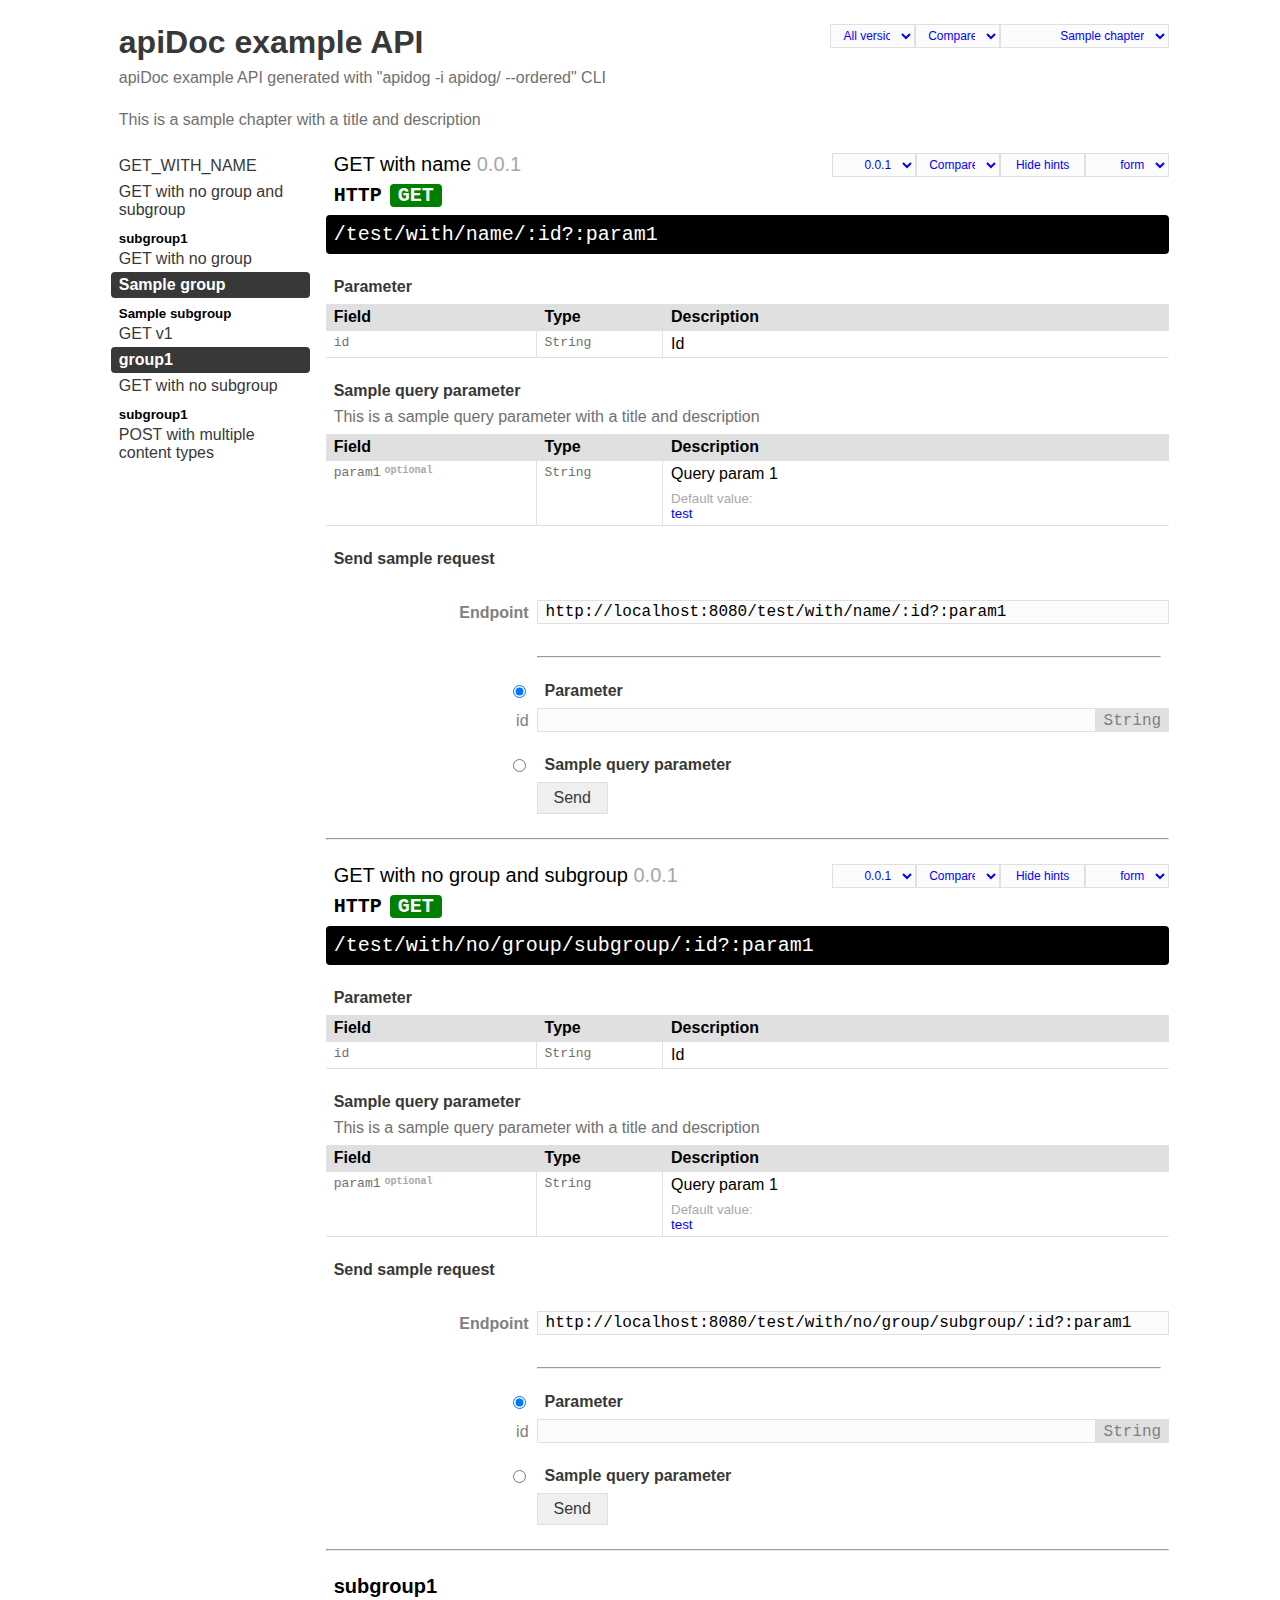
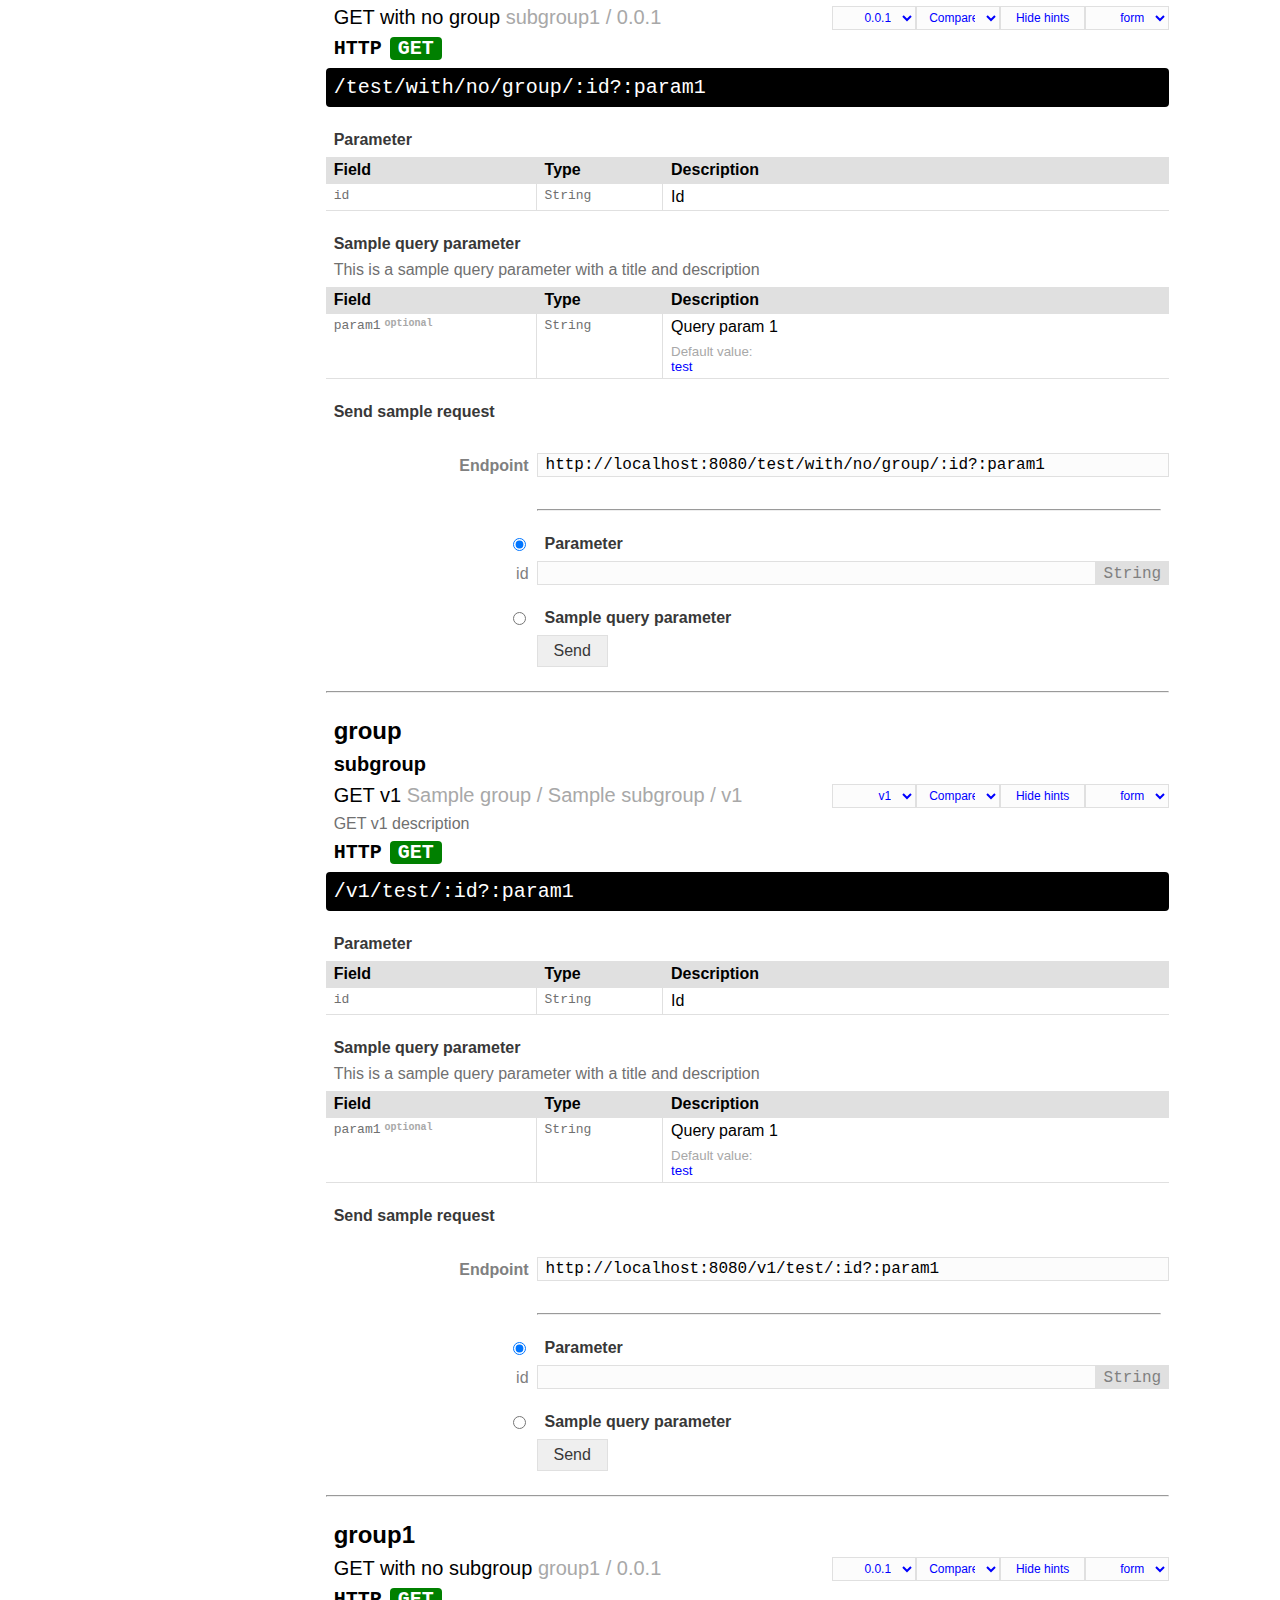
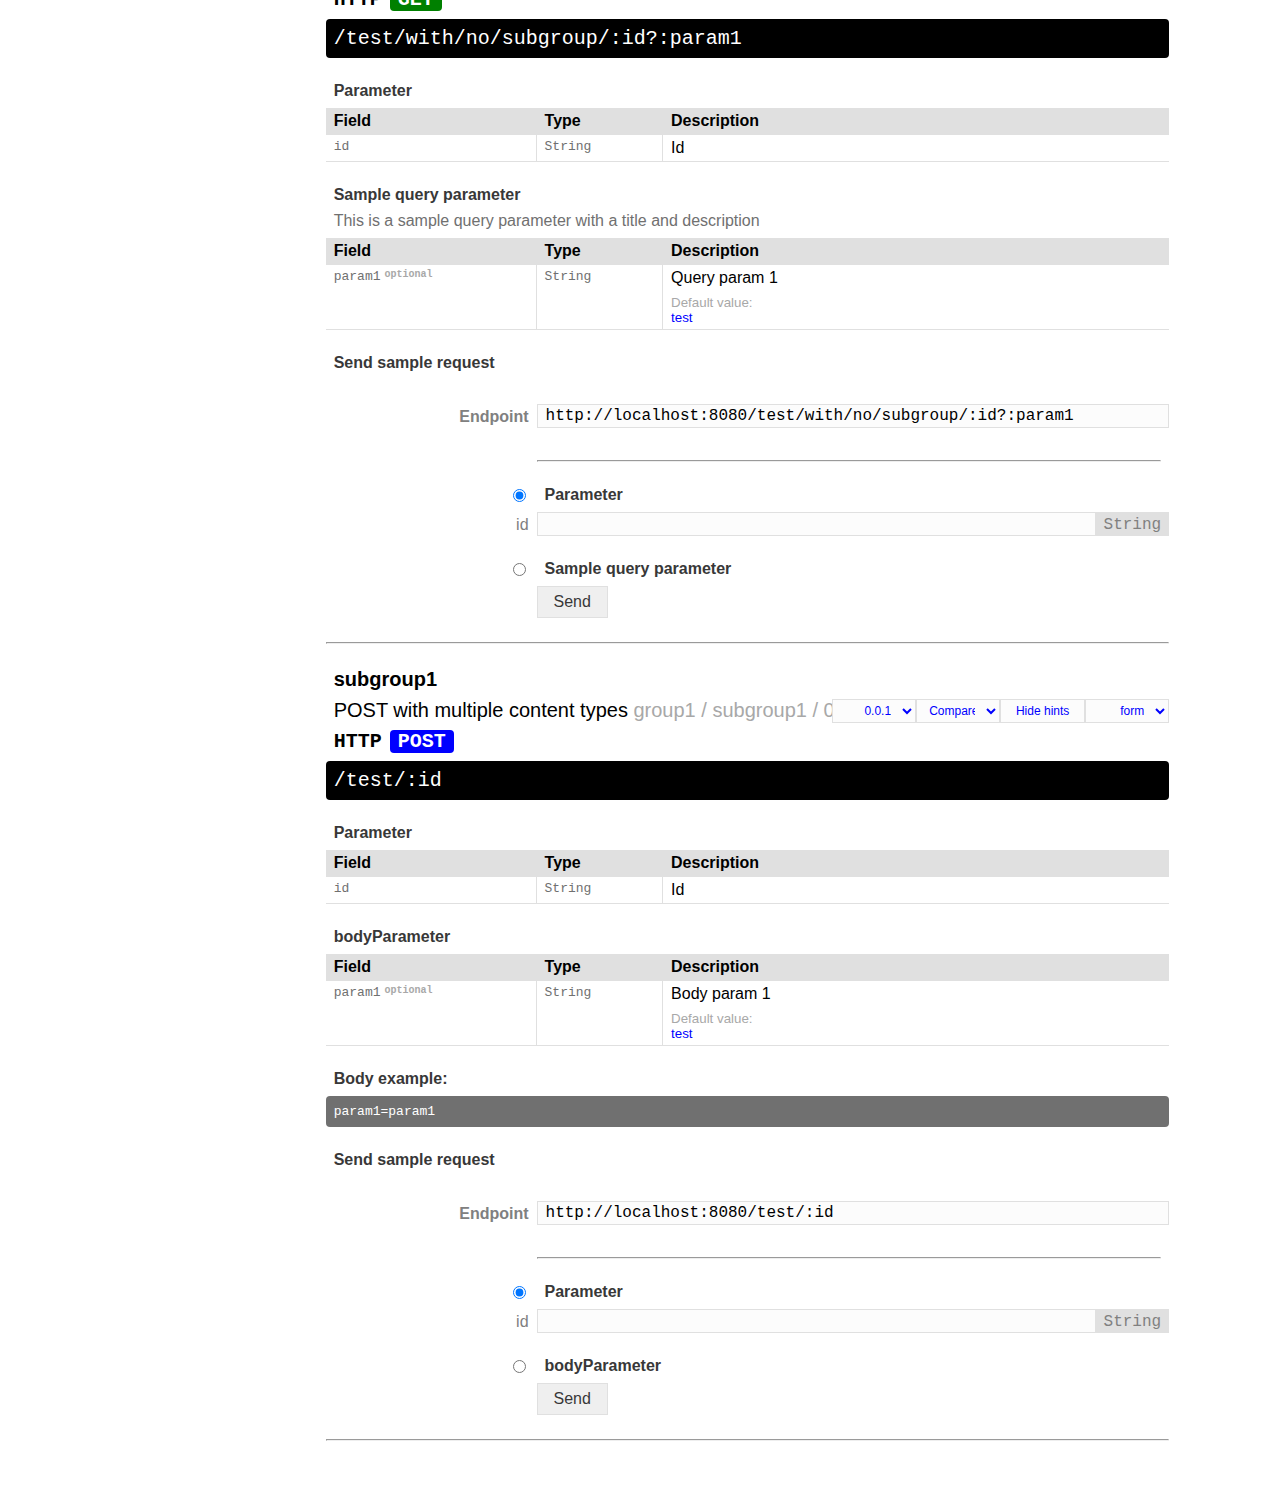
<file: apidog/apidoc/apidoc.html>
<html>
<head>
  <meta charset="UTF-8">
  <meta name="author" content="">
  <meta name="description" content="apiDoc example API generated with &quot;apidog -i apidog/ --ordered&quot; CLI">
  <meta name="keywords" content="">
  <title>"apiDoc example API" apiDoc example API generated with &quot;apidog -i apidog/ --ordered&quot; CLI 0.0.1</title>
  <link rel="shortcut icon" type="image/x-icon" href="favicon.ico" />
  <link rel="stylesheet" type="text/css" href="style.css" media="screen" />
  <style>
    .splash {
      align-items: center;
      display: flex;
      justify-content: center;
      flex-direction: column;
      font-weight: bold;
      height: 100%;
    }
  </style>
</head>
<body>
<div class="splash">"apiDoc example API" apiDoc example API generated with &quot;apidog -i apidog/ --ordered&quot; CLI 0.0.1 apiDoc is loading ...</div>
</body>
<script src="handlebars.min.js"></script>
<script src="apidoc.data.min.js"></script>
<script src="apidoc.i18n.min.js"></script>
<script src="apidoc.template.min.js"></script>
<script src="apidoc.min.js"></script>
</html>
</file>
<file: apidog/apidoc/style.css>
* {
  box-sizing: border-box;
  font-family: Arial, Helvetica, sans-serif;
}

[disabled] {
  opacity: 0.25;
}

.rtl {
  direction: rtl;
}

del.diffmod, .diffdel {
  color: red !important;
  font-weight: bold !important;
}

ins.diffmod, .diffins {
  color: green !important;
  font-weight: bold !important;
}

.container {
  margin: 0 auto;
  max-width: 85%;
  min-width: 800px;
}

.sub-container {
  padding: 1rem 0.5rem 0 0.5rem;
}

.section {
  margin-bottom: 0.5rem;
}

.section-title {
  color: initial;
  text-decoration: none;
}

.section-title:hover {
  color: initial;
  text-decoration: underline;
}

.splitter {
  margin: 1.5rem 0;
}

.padded {
  padding: 0 0.5rem;
}

.left-padded {
  padding-left: 0.5rem;
}

.right-padded {
  padding-right: 0.5rem;
}

.top-padded {
  padding-top: 0.5rem;
}

.margin-left-25 {
  margin-left: 25%;
}

.rtl .margin-left-25 {
  margin-left: 0;
  margin-right: 25%;
}

.bold, .bold .diffmod {
  font-weight: bold;
}

.mono, .mono .diffmod {
  font-family: monospace;
}

.small {
  font-size: small;
}

.smaller {
  font-size: smaller;
}

.sup {
  position: absolute;
}

.right {
  text-align: right;
}

.rtl .right {
  text-align: left;
}

.uppercase {
  text-transform: uppercase;
}

.line-through {
  text-decoration: line-through;
}

.flex {
  display: flex;
}

.flex-1 {
  flex: 1;
}

.flex-2 {
  flex: 2;
}

.flex-3 {
  flex: 3;
}

.flex-4 {
  flex: 4;
}

.flex-5 {
  flex: 5;
}

.flex-6 {
  flex: 6;
}

.flex-7 {
  flex: 7;
}

.flex-8 {
  flex: 8;
}

.flex-9 {
  flex: 9;
}

.hidden {
  display: none !important;
}

.height-1 {
  height: 1.25rem;
}

.height-2 {
  height: 1.5rem;
}

.width-10 {
  width: 10%;
}

.width-15 {
  width: 15%;
}

.width-20 {
  width: 20%;
}

.width-25 {
  width: 25%;
}

.width-30 {
  width: 30%;
}

.width-40 {
  width: 40%;
}

.width-50 {
  width: 50%;
}

.width-60 {
  width: 60%;
}

.width-70 {
  width: 70%;
}

.width-80 {
  width: 80%;
}

.width-100 {
  width: 100%;
}

.bg-color-1 {
  background-color: #383838;
}

.bg-color-2 {
  background-color: #707070;
}

.bg-color-3 {
  background-color: #a8a8a8;
}

.bg-color-4 {
  background-color: #e0e0e0;
}

.bg-color-black {
  background-color: black !important;
}

.bg-color-dark-blue {
  background-color: darkblue !important;
}

.bg-color-blue {
  background-color: blue !important;
}

.bg-color-dark-green {
  background-color: darkgreen !important;
}

.bg-color-green {
  background-color: green !important;
}

.bg-color-dark-orange {
  background-color: darkorange !important;
}

.bg-color-orange {
  background-color: orange !important;
}

.bg-color-dark-red {
  background-color: darkred !important;
}

.bg-color-red {
  background-color: red !important;
}

.bg-color-cyan {
  background-color: cyan !important;
}

.bg-color-dark-cyan {
  background-color: darkslateblue;
}

.bg-color-white {
  background-color: white !important;
}

.color-1 {
  color: #383838 !important;
}

.color-2 {
  color: #707070 !important;
}

.color-3 {
  color: #a8a8a8 !important;
}

.color-4 {
  color: #e0e0e0 !important;
}

.color-blue {
  color: blue !important;
}

.color-green {
  color: green !important;
}

.color-orange {
  color: orange !important;
}

.color-red {
  color: red !important;
}

.color-white {
  color: white !important;
}

.font-size-1 {
  font-size: 1.25rem !important;
}

.font-size-2 {
  font-size: 1.5rem !important;
}

.font-size-3 {
  font-size: 1.75rem !important;
}

.font-size-4 {
  font-size: 2rem !important;
}

.badge {
  border-radius: 0.25rem;
  border-width: 0;
  padding: 0 0.5rem;
}

.element-badge {
  border-radius: 0.25rem;
  border-width: 0;
  padding: 0.25rem 0.5rem;
}

.big-badge {
  border-radius: 0.25rem;
  border-width: 0;
  padding: 0.5rem;
}

.block {
  //padding: 1 rem 0;
}

.table {
  display: flex;
}

.table > *:not(.diffmod) {
  box-sizing: border-box;
  border: #e0e0e0 solid;
  border-width: 0 1px 1px 0;
  min-height: 1.5rem;
  padding: 0.25rem 0.5rem;
}

.rtl .table > *:not(.diffmod) {
  border-width: 0 0 1px 1px;
}

.table > *:not(.diffmod):last-child {
  border-right-width: 0;
}

.rtl .table > *:not(.diffmod):last-child {
  border-left-width: 0;
}

.button {
  border: 1px solid #e0e0e0;
  color: #383838;
  cursor: pointer;
  font-size: 1rem;
  height: 2rem;
  padding: 0 1rem;
}

.inner-label {
  color: #383838;
  font-weight: bold;
  margin-bottom: 0.5rem;
  padding: 1rem 0.5rem 0 25%;
}

.rtl .inner-label {
  padding: 1rem 25% 0 0.5rem;
}

.label {
  color: #383838;
  font-weight: bold;
  margin-bottom: 0.5rem;
  padding: 1rem 0.5rem 0 0.5rem;
}

.control {
  background-color: #fcfcfc;
  border: 1px solid #e0e0e0;
  font-size: 0.75rem;
  height: 1.5rem;
  padding: 0 0.5rem;
}

.input {
  background-color: #fcfcfc;
  border: 1px solid #e0e0e0;
  font-size: 0.75rem;
  height: 1.5rem;
  padding: 0 0.5rem;
}

.input-label {
  color: #808080;
  font-size: 1rem;
  height: 1.5rem;
  padding: 0.25rem 0.5rem;
  text-align: right;
}

.rtl .input-label {
  text-align: left;
}

.input-param {
  background-color: #fcfcfc;
  border: 1px solid #e0e0e0;
  font: 1rem monospace;
  height: 1.5rem;
  padding: 0 0.5rem;
}

.input-param-raw-body {
  background-color: #fcfcfc;
  border: 1px solid #e0e0e0;
  font: 1rem monospace;
  min-height: 1.5rem;
  padding: 0 0.5rem;
}

.input-placeholder {
  background-color: #e0e0e0;
  color: #808080;
  font-size: 1rem;
  height: 1.5rem;
  padding: 0.25rem 0.5rem;
}

.response {
  margin: 0;
  white-space: pre-wrap;
  width: 100%;
  word-break: break-all;
  word-wrap: break-word;
}

.rtl .response {
  direction: ltr;
}

.menu-item {
  color: #383838;
  display: block;
  text-decoration: none;
}

.menu-item:hover {
  background-color: #e0e0e0;
}

.control-panel {
  position: relative;
}

.control-panel > div {
  position: absolute;
  right: 0;
}

.rtl .control-panel > div {
  left: 0;
  right: initial;
}

.optional {
  padding: 0 0.25rem;
  font-weight: bold;
}
</file>
<file: public/apidog/mini.css/mini.min.css>
@charset "UTF-8";.mini .alert{background-color:#e7f0f9;border-color:#bad4ee;color:#2d71b6}.mini .alert.default{background-color:#f0f0f0;border-color:#d4d4d4;color:#717171}.mini .alert.failure{background-color:#f9e7e7;border-color:#eebaba;color:#b62d2d}.mini .alert.primary{background-color:#e7f0f9;border-color:#bad4ee;color:#2d71b6}.mini .alert.success{background-color:#e7f9eb;border-color:#baeec7;color:#2db64f}.mini .alert.warning{background-color:#f9f4e7;border-color:#eee1ba;color:#b6942d}.mini .sml .alert{border-radius:3px;border-width:2px;font-size:11px;padding:2.5px 5px}.mini .med .alert{border-radius:4px;border-width:2px;font-size:15px;padding:5px 10px}.mini .lrg .alert{border-radius:5px;border-width:2px;font-size:19px;padding:7.5px 15px}.mini .alert.alert-sml{border-radius:3px;border-width:2px;font-size:11px}.mini .alert.alert-med{border-radius:4px;border-width:2px;font-size:15px}.mini .alert.alert-lrg{border-radius:5px;border-width:2px;font-size:19px}.mini .badge{background-color:#3380cc;color:white;display:inline-block}.mini .badge.default{background-color:gray;color:white;display:inline-block}.mini .badge.failure{background-color:#c33;color:white;display:inline-block}.mini .badge.primary{background-color:#3380cc;color:white;display:inline-block}.mini .badge.success{background-color:#33cc59;color:white;display:inline-block}.mini .badge.warning{background-color:#cca633;color:white;display:inline-block}.mini .sml .badge{border-radius:25px;padding:0 5px}.mini .med .badge{border-radius:25px;padding:0 10px}.mini .lrg .badge{border-radius:25px;padding:0 15px}.mini .badge.badge-sml{border-radius:25px;padding:0 5px}.mini .badge.badge-med{border-radius:25px;padding:0 10px}.mini .badge.badge-lrg{border-radius:25px;padding:0 15px}.mini .block{height:100%;position:relative}.mini .block .b,.mini .block .on-bottom{bottom:0;position:absolute}.mini .block .l,.mini .block .on-left{left:0;position:absolute}.mini .block .r,.mini .block .on-right{right:0;position:absolute}.mini .block .t,.mini .block .on-top{top:0;position:absolute}.mini .sml .breadcrumbs > .breadcrumb:after{padding:0 5px}.mini .med .breadcrumbs > .breadcrumb:after{padding:0 10px}.mini .lrg .breadcrumbs > .breadcrumb:after{padding:0 15px}.mini .breadcrumbs.breadcrumbs-sml > .breadcrumb:after{padding:0 5px}.mini .breadcrumbs.breadcrumbs-med > .breadcrumb:after{padding:0 10px}.mini .breadcrumbs.breadcrumbs-lrg > .breadcrumb:after{padding:0 15px}.mini .breadcrumbs{display:block}.mini .breadcrumbs:after{clear:both}.mini .breadcrumbs:after,.mini .breadcrumbs:before{display:table;content:" "}.mini .breadcrumbs > .breadcrumb.active{font-weight:bolder}.mini .breadcrumbs > .breadcrumb:not(.active){color:#3380cc}.mini .breadcrumbs > .breadcrumb:not(.active):after{color:gray;content:"→"}.mini .rtl .breadcrumbs > .breadcrumb{float:right}.mini .rtl .breadcrumbs > .breadcrumb:not(.active):after{content:"←"}.mini .button{cursor:pointer;display:block;text-align:center}.mini .button{background-color:#3380cc;border-color:#2d71b6;color:white}.mini .button.transparent{color:#2d71b6}.mini .button:hover{background-color:#28639f!important;border-color:#28639f;color:white;transform:translateY(0px)}.mini .button:active:not(.disabled),.mini .button.active{background-color:#225589!important;border-color:#225589!important;color:white!important}.mini .button:active:not(.disabled){transform:translateY(2px)!important}.mini .button.default{background-color:gray;border-color:#717171;color:white}.mini .button.default.transparent{color:#717171}.mini .button:hover.default{background-color:#636363!important;border-color:#636363;color:white;transform:translateY(0px)}.mini .button:active:not(.disabled).default,.mini .button.active.default{background-color:#555!important;border-color:#555!important;color:white!important}.mini .button:active:not(.disabled).default{transform:translateY(2px)!important}.mini .button.failure{background-color:#c33;border-color:#b62d2d;color:white}.mini .button.failure.transparent{color:#b62d2d}.mini .button:hover.failure{background-color:#9f2828!important;border-color:#9f2828;color:white;transform:translateY(0px)}.mini .button:active:not(.disabled).failure,.mini .button.active.failure{background-color:#892222!important;border-color:#892222!important;color:white!important}.mini .button:active:not(.disabled).failure{transform:translateY(2px)!important}.mini .button.primary{background-color:#3380cc;border-color:#2d71b6;color:white}.mini .button.primary.transparent{color:#2d71b6}.mini .button:hover.primary{background-color:#28639f!important;border-color:#28639f;color:white;transform:translateY(0px)}.mini .button:active:not(.disabled).primary,.mini .button.active.primary{background-color:#225589!important;border-color:#225589!important;color:white!important}.mini .button:active:not(.disabled).primary{transform:translateY(2px)!important}.mini .button.success{background-color:#33cc59;border-color:#2db64f;color:white}.mini .button.success.transparent{color:#2db64f}.mini .button:hover.success{background-color:#289f46!important;border-color:#289f46;color:white;transform:translateY(0px)}.mini .button:active:not(.disabled).success,.mini .button.active.success{background-color:#22893c!important;border-color:#22893c!important;color:white!important}.mini .button:active:not(.disabled).success{transform:translateY(2px)!important}.mini .button.warning{background-color:#cca633;border-color:#b6942d;color:white}.mini .button.warning.transparent{color:#b6942d}.mini .button:hover.warning{background-color:#9f8128!important;border-color:#9f8128;color:white;transform:translateY(0px)}.mini .button:active:not(.disabled).warning,.mini .button.active.warning{background-color:#896f22!important;border-color:#896f22!important;color:white!important}.mini .button:active:not(.disabled).warning{transform:translateY(2px)!important}.mini .sml .button{border-radius:3px;border-width:2px;font-size:11px;height:22px;min-height:22px}.mini .med .button{border-radius:4px;border-width:2px;font-size:15px;height:32px;min-height:32px}.mini .lrg .button{border-radius:5px;border-width:2px;font-size:19px;height:42px;min-height:42px}.mini .button.button-sml{border-radius:3px;border-width:2px;font-size:11px;height:22px;min-height:22px}.mini .button.button-med{border-radius:4px;border-width:2px;font-size:15px;height:32px;min-height:32px}.mini .button.button-lrg{border-radius:5px;border-width:2px;font-size:19px;height:42px;min-height:42px}.mini .caption{color:#636363;font-weight:500}.mini .caption.default{color:#636363;font-weight:500}.mini .caption.failure{color:#9f2828;font-weight:500}.mini .caption.primary{color:#28639f;font-weight:500}.mini .caption.success{color:#289f46;font-weight:500}.mini .caption.warning{color:#9f8128;font-weight:500}.mini .sml .caption{font-size:17.6px;padding:2.5px 0}.mini .sml .caption.larger{font-size:22px}.mini .sml .caption.largest{font-size:26.4px}.mini .sml .caption.smaller{font-size:13.2px}.mini .sml .caption.smallest{font-size:8.8px}.mini .med .caption{font-size:24px;padding:5px 0}.mini .med .caption.larger{font-size:30px}.mini .med .caption.largest{font-size:36px}.mini .med .caption.smaller{font-size:18px}.mini .med .caption.smallest{font-size:12px}.mini .lrg .caption{font-size:30.4px;padding:7.5px 0}.mini .lrg .caption.larger{font-size:38px}.mini .lrg .caption.largest{font-size:45.6px}.mini .lrg .caption.smaller{font-size:22.8px}.mini .lrg .caption.smallest{font-size:15.2px}.mini .caption.caption-sml{font-size:17.6px}.mini .caption.caption-med{font-size:24px}.mini .caption.caption-lrg{font-size:30.4px}.mini .caption{display:block}.mini .control{background-color:white;border-color:#3380cc;color:#2d71b6}.mini .control.transparent{color:#2d71b6}.mini .control.default{background-color:white;border-color:gray;color:#717171}.mini .control.default.transparent{color:#717171}.mini .control.failure{background-color:white;border-color:#c33;color:#b62d2d}.mini .control.failure.transparent{color:#b62d2d}.mini .control.primary{background-color:white;border-color:#3380cc;color:#2d71b6}.mini .control.primary.transparent{color:#2d71b6}.mini .control.success{background-color:white;border-color:#33cc59;color:#2db64f}.mini .control.success.transparent{color:#2db64f}.mini .control.warning{background-color:white;border-color:#cca633;color:#b6942d}.mini .control.warning.transparent{color:#b6942d}.mini .sml .control{border-radius:3px;border-width:2px;font-size:11px;height:22px;min-height:22px;padding:2.5px 5px}.mini .med .control{border-radius:4px;border-width:2px;font-size:15px;height:32px;min-height:32px;padding:5px 10px}.mini .lrg .control{border-radius:5px;border-width:2px;font-size:19px;height:42px;min-height:42px;padding:7.5px 15px}.mini .control.control-sml{border-radius:3px;border-width:2px;font-size:11px;height:22px;min-height:22px}.mini .control.control-med{border-radius:4px;border-width:2px;font-size:15px;height:32px;min-height:32px}.mini .control.control-lrg{border-radius:5px;border-width:2px;font-size:19px;height:42px;min-height:42px}.mini textarea.control{height:auto!important}.mini .divider{border-top-color:#d4d4d4}.mini .divider.top{border-top-color:#b8b8b8}.mini .divider.default{border-top-color:#d4d4d4}.mini .divider.default.top{border-top-color:#b8b8b8}.mini .divider.failure{border-top-color:#eebaba}.mini .divider.failure.top{border-top-color:#e28d8d}.mini .divider.primary{border-top-color:#bad4ee}.mini .divider.primary.top{border-top-color:#8db8e2}.mini .divider.success{border-top-color:#baeec7}.mini .divider.success.top{border-top-color:#8de2a2}.mini .divider.warning{border-top-color:#eee1ba}.mini .divider.warning.top{border-top-color:#e2cd8d}.mini .sml .divider{border-top-width:2px;height:2px;min-height:2px;margin:2.5px 5px}.mini .med .divider{border-top-width:2px;height:2px;min-height:2px;margin:5px 10px}.mini .lrg .divider{border-top-width:2px;height:2px;min-height:2px;margin:7.5px 15px}.mini .divider.divider-sml{border-top-width:2px;height:2px;min-height:2px;margin:2.5px 5px}.mini .divider.divider-med{border-top-width:2px;height:2px;min-height:2px;margin:5px 10px}.mini .divider.divider-lrg{border-top-width:2px;height:2px;min-height:2px;margin:7.5px 15px}.mini .divider{border-top-style:solid;clear:both}.mini .sml .element,.mini .sml .e{margin-bottom:2.5px;margin-top:2.5px}.mini .med .element,.mini .med .e{margin-bottom:5px;margin-top:5px}.mini .lrg .element,.mini .lrg .e{margin-bottom:7.5px;margin-top:7.5px}.mini .element.element-sml,.mini .e.e-sml{margin-bottom:2.5px;margin-top:2.5px}.mini .element.element-med,.mini .e.e-med{margin-bottom:5px;margin-top:5px}.mini .element.element-lrg,.mini .e.e-lrg{margin-bottom:7.5px;margin-top:7.5px}.mini .sml .gap{height:5px;min-height:5px}.mini .med .gap{height:10px;min-height:10px}.mini .lrg .gap{height:15px;min-height:15px}.mini .gap.gap-sml{height:5px;min-height:5px}.mini .gap.gap-med{height:10px;min-height:10px}.mini .gap.gap-lrg{height:15px;min-height:15px}.mini .inv{background-color:#404040;color:#b3b3b3;display:block}.mini .inv .caption,.mini .inv .button.transparent,.mini .inv .control.transparent,.mini .inv .link,.mini .inv .label,.mini .inv .panel.transparent{background-color:transparent!important;border-color:#d4d4d4;color:#d4d4d4}.mini .inv .button.transparent:active,.mini .inv .button.transparent.active{background-color:transparent!important;border-color:#f0f0f0!important;color:#f0f0f0!important}.mini .inv .button.transparent:active.unbound,.mini .inv .button.transparent.active.unbound{border-color:transparent!important}.mini .inv .button.transparent:hover{background-color:transparent!important;border-color:#e2e2e2;color:#e2e2e2}.mini .inv .caption.default,.mini .inv .button.transparent.default,.mini .inv .control.transparent.default,.mini .inv .link.default,.mini .inv .label.default,.mini .inv .panel.transparent.default{background-color:transparent!important;border-color:#d4d4d4;color:#d4d4d4}.mini .inv .button.transparent.default:active,.mini .inv .button.transparent.default.active,.mini .inv .link.default:active,.mini .inv .link.default.active{background-color:transparent!important;border-color:#f0f0f0!important;color:#f0f0f0!important}.mini .inv .button.transparent.default:active.unbound,.mini .inv .button.transparent.default.active.unbound,.mini .inv .link.default:active.unbound,.mini .inv .link.default.active.unbound{border-color:transparent!important}.mini .inv .button.transparent.default:hover,.mini .inv .link.default:hover{background-color:transparent!important;border-color:#e2e2e2;color:#e2e2e2}.mini .inv .caption.failure,.mini .inv .button.transparent.failure,.mini .inv .control.transparent.failure,.mini .inv .link.failure,.mini .inv .label.failure,.mini .inv .panel.transparent.failure{background-color:transparent!important;border-color:#eebaba;color:#eebaba}.mini .inv .button.transparent.failure:active,.mini .inv .button.transparent.failure.active,.mini .inv .link.failure:active,.mini .inv .link.failure.active{background-color:transparent!important;border-color:#f9e7e7!important;color:#f9e7e7!important}.mini .inv .button.transparent.failure:active.unbound,.mini .inv .button.transparent.failure.active.unbound,.mini .inv .link.failure:active.unbound,.mini .inv .link.failure.active.unbound{border-color:transparent!important}.mini .inv .button.transparent.failure:hover,.mini .inv .link.failure:hover{background-color:transparent!important;border-color:#f3d0d0;color:#f3d0d0}.mini .inv .caption.primary,.mini .inv .button.transparent.primary,.mini .inv .control.transparent.primary,.mini .inv .link.primary,.mini .inv .label.primary,.mini .inv .panel.transparent.primary{background-color:transparent!important;border-color:#bad4ee;color:#bad4ee}.mini .inv .button.transparent.primary:active,.mini .inv .button.transparent.primary.active,.mini .inv .link.primary:active,.mini .inv .link.primary.active{background-color:transparent!important;border-color:#e7f0f9!important;color:#e7f0f9!important}.mini .inv .button.transparent.primary:active.unbound,.mini .inv .button.transparent.primary.active.unbound,.mini .inv .link.primary:active.unbound,.mini .inv .link.primary.active.unbound{border-color:transparent!important}.mini .inv .button.transparent.primary:hover,.mini .inv .link.primary:hover{background-color:transparent!important;border-color:#d0e2f3;color:#d0e2f3}.mini .inv .caption.success,.mini .inv .button.transparent.success,.mini .inv .control.transparent.success,.mini .inv .link.success,.mini .inv .label.success,.mini .inv .panel.transparent.success{background-color:transparent!important;border-color:#baeec7;color:#baeec7}.mini .inv .button.transparent.success:active,.mini .inv .button.transparent.success.active,.mini .inv .link.success:active,.mini .inv .link.success.active{background-color:transparent!important;border-color:#e7f9eb!important;color:#e7f9eb!important}.mini .inv .button.transparent.success:active.unbound,.mini .inv .button.transparent.success.active.unbound,.mini .inv .link.success:active.unbound,.mini .inv .link.success.active.unbound{border-color:transparent!important}.mini .inv .button.transparent.success:hover,.mini .inv .link.success:hover{background-color:transparent!important;border-color:#d0f3d9;color:#d0f3d9}.mini .inv .caption.warning,.mini .inv .button.transparent.warning,.mini .inv .control.transparent.warning,.mini .inv .link.warning,.mini .inv .label.warning,.mini .inv .panel.transparent.warning{background-color:transparent!important;border-color:#eee1ba;color:#eee1ba}.mini .inv .button.transparent.warning:active,.mini .inv .button.transparent.warning.active,.mini .inv .link.warning:active,.mini .inv .link.warning.active{background-color:transparent!important;border-color:#f9f4e7!important;color:#f9f4e7!important}.mini .inv .button.transparent.warning:active.unbound,.mini .inv .button.transparent.warning.active.unbound,.mini .inv .link.warning:active.unbound,.mini .inv .link.warning.active.unbound{border-color:transparent!important}.mini .inv .button.transparent.warning:hover,.mini .inv .link.warning:hover{background-color:transparent!important;border-color:#f3ead0;color:#f3ead0}.mini .label{color:#9c9c9c;font-weight:500}.mini .label.default{color:#9c9c9c;font-weight:500}.mini .label.failure{color:#d76060;font-weight:500}.mini .label.primary{color:#609cd7;font-weight:500}.mini .label.success{color:#60d77e;font-weight:500}.mini .label.warning{color:#d7b960;font-weight:500}.mini .sml .label{font-size:8.8px;padding:2.5px 0}.mini .med .label{font-size:12px;padding:5px 0}.mini .lrg .label{font-size:15.2px;padding:7.5px 0}.mini .label.label-sml{font-size:8.8px}.mini .label.label-med{font-size:12px}.mini .label.label-lrg{font-size:15.2px}.mini .label{display:block}.mini .link{color:#2d71b6;cursor:pointer;display:inline-block;font-weight:inherit}.mini .link:active{color:#225589!important;font-weight:inherit!important;transform:translateY(2px)!important}.mini .link:hover{color:#28639f;font-weight:inherit;transform:translateY(0px)}.mini .link.default{color:#717171;cursor:pointer;display:inline-block;font-weight:inherit}.mini .link:active.default{color:#555!important;font-weight:inherit!important;transform:translateY(2px)!important}.mini .link:hover.default{color:#636363;font-weight:inherit;transform:translateY(0px)}.mini .link.failure{color:#b62d2d;cursor:pointer;display:inline-block;font-weight:inherit}.mini .link:active.failure{color:#892222!important;font-weight:inherit!important;transform:translateY(2px)!important}.mini .link:hover.failure{color:#9f2828;font-weight:inherit;transform:translateY(0px)}.mini .link.primary{color:#2d71b6;cursor:pointer;display:inline-block;font-weight:inherit}.mini .link:active.primary{color:#225589!important;font-weight:inherit!important;transform:translateY(2px)!important}.mini .link:hover.primary{color:#28639f;font-weight:inherit;transform:translateY(0px)}.mini .link.success{color:#2db64f;cursor:pointer;display:inline-block;font-weight:inherit}.mini .link:active.success{color:#22893c!important;font-weight:inherit!important;transform:translateY(2px)!important}.mini .link:hover.success{color:#289f46;font-weight:inherit;transform:translateY(0px)}.mini .link.warning{color:#b6942d;cursor:pointer;display:inline-block;font-weight:inherit}.mini .link:active.warning{color:#896f22!important;font-weight:inherit!important;transform:translateY(2px)!important}.mini .link:hover.warning{color:#9f8128;font-weight:inherit;transform:translateY(0px)}.mini .modal{background-color:rgba(0,0,0,0.5);bottom:0;left:0;position:fixed;right:0;top:0;width:100%;z-index:20000}.mini .modal-content{margin:100px auto}.mini .panel{border-color:#d4d4d4;color:#717171}.mini .panel.transparent{color:#2d71b6}.mini .panel.default{border-color:#d4d4d4;color:#717171}.mini .panel.default.transparent{color:#717171}.mini .panel.failure{border-color:#eebaba;color:#b62d2d}.mini .panel.failure.transparent{color:#b62d2d}.mini .panel.primary{border-color:#bad4ee;color:#2d71b6}.mini .panel.primary.transparent{color:#2d71b6}.mini .panel.success{border-color:#baeec7;color:#2db64f}.mini .panel.success.transparent{color:#2db64f}.mini .panel.warning{border-color:#eee1ba;color:#b6942d}.mini .panel.warning.transparent{color:#b6942d}.mini .sml .panel{border-radius:3px;border-width:2px;font-size:11px;padding:2.5px 5px}.mini .med .panel{border-radius:4px;border-width:2px;font-size:15px;padding:5px 10px}.mini .lrg .panel{border-radius:5px;border-width:2px;font-size:19px;padding:7.5px 15px}.mini .panel.panel-sml{border-radius:3px;border-width:2px;font-size:11px}.mini .panel.panel-med{border-radius:4px;border-width:2px;font-size:15px}.mini .panel.panel-lrg{border-radius:5px;border-width:2px;font-size:19px}.mini .panel{background-color:white;border-style:solid}.mini .sml .paragraph{padding-bottom:7.5px;padding-top:7.5px}.mini .med .paragraph{padding-bottom:15px;padding-top:15px}.mini .lrg .paragraph{padding-bottom:22.5px;padding-top:22.5px}.mini .paragraph.paragraph-sml{padding-bottom:7.5px;padding-top:7.5px}.mini .paragraph.paragraph-med{padding-bottom:15px;padding-top:15px}.mini .paragraph.paragraph-lrg{padding-bottom:22.5px;padding-top:22.5px}.mini .splitter{border-top:#d4d4d4 solid 2px}.mini .splitter.default{border-top:#d4d4d4 solid 2px}.mini .splitter.failure{border-top:#eebaba solid 2px}.mini .splitter.primary{border-top:#bad4ee solid 2px}.mini .splitter.success{border-top:#baeec7 solid 2px}.mini .splitter.warning{border-top:#eee1ba solid 2px}.mini .sml .splitter{height:2px;min-height:2px;margin:2.5px 0}.mini .med .splitter{height:2px;min-height:2px;margin:5px 0}.mini .lrg .splitter{height:2px;min-height:2px;margin:7.5px 0}.mini .splitter.splitter-sml{height:2px;min-height:2px;margin:2.5px 0}.mini .splitter.splitter-med{height:2px;min-height:2px;margin:5px 0}.mini .splitter.splitter-lrg{height:2px;min-height:2px;margin:7.5px 0}.mini .tabs > .tabs-bar > .tab{background-color:gray;border-color:transparent;color:#fff}.mini .tabs > .tabs-bar > .tab.active{background-color:white;border-color:#d4d4d4;color:#717171}.mini .tabs > .tabs-content{border-color:#d4d4d4}.mini .tabs > .tabs-bar > .tab:active{background-color:#555!important;transform:translateY(2px)}.mini .tabs > .tabs-bar > .tab.active:active{background-color:white!important;transform:translateY(0px)}.mini .tabs > .tabs-bar > .tab:hover{background-color:#636363}.mini .tabs > .tabs-bar > .tab.active:hover{background-color:white}.mini .tabs > .tabs-bar > .tab.default{background-color:gray;border-color:transparent;color:#fff}.mini .tabs > .tabs-bar > .tab.default.active{background-color:white;border-color:#d4d4d4;color:#717171}.mini .tabs > .tabs-content{border-color:#d4d4d4}.mini .tabs > .tabs-bar > .tab:active.default{background-color:#555!important;transform:translateY(2px)}.mini .tabs > .tabs-bar > .tab.active:active.default{background-color:white!important;transform:translateY(0px)}.mini .tabs > .tabs-bar > .tab:hover.default{background-color:#636363}.mini .tabs > .tabs-bar > .tab.active:hover.default{background-color:white}.mini .tabs > .tabs-bar > .tab.failure{background-color:#c33;border-color:transparent;color:#fff}.mini .tabs > .tabs-bar > .tab.failure.active{background-color:white;border-color:#d4d4d4;color:#b62d2d}.mini .tabs > .tabs-content{border-color:#d4d4d4}.mini .tabs > .tabs-bar > .tab:active.failure{background-color:#892222!important;transform:translateY(2px)}.mini .tabs > .tabs-bar > .tab.active:active.failure{background-color:white!important;transform:translateY(0px)}.mini .tabs > .tabs-bar > .tab:hover.failure{background-color:#9f2828}.mini .tabs > .tabs-bar > .tab.active:hover.failure{background-color:white}.mini .tabs > .tabs-bar > .tab.primary{background-color:#3380cc;border-color:transparent;color:#fff}.mini .tabs > .tabs-bar > .tab.primary.active{background-color:white;border-color:#d4d4d4;color:#2d71b6}.mini .tabs > .tabs-content{border-color:#d4d4d4}.mini .tabs > .tabs-bar > .tab:active.primary{background-color:#225589!important;transform:translateY(2px)}.mini .tabs > .tabs-bar > .tab.active:active.primary{background-color:white!important;transform:translateY(0px)}.mini .tabs > .tabs-bar > .tab:hover.primary{background-color:#28639f}.mini .tabs > .tabs-bar > .tab.active:hover.primary{background-color:white}.mini .tabs > .tabs-bar > .tab.success{background-color:#33cc59;border-color:transparent;color:#fff}.mini .tabs > .tabs-bar > .tab.success.active{background-color:white;border-color:#d4d4d4;color:#2db64f}.mini .tabs > .tabs-content{border-color:#d4d4d4}.mini .tabs > .tabs-bar > .tab:active.success{background-color:#22893c!important;transform:translateY(2px)}.mini .tabs > .tabs-bar > .tab.active:active.success{background-color:white!important;transform:translateY(0px)}.mini .tabs > .tabs-bar > .tab:hover.success{background-color:#289f46}.mini .tabs > .tabs-bar > .tab.active:hover.success{background-color:white}.mini .tabs > .tabs-bar > .tab.warning{background-color:#cca633;border-color:transparent;color:#fff}.mini .tabs > .tabs-bar > .tab.warning.active{background-color:white;border-color:#d4d4d4;color:#b6942d}.mini .tabs > .tabs-content{border-color:#d4d4d4}.mini .tabs > .tabs-bar > .tab:active.warning{background-color:#896f22!important;transform:translateY(2px)}.mini .tabs > .tabs-bar > .tab.active:active.warning{background-color:white!important;transform:translateY(0px)}.mini .tabs > .tabs-bar > .tab:hover.warning{background-color:#9f8128}.mini .tabs > .tabs-bar > .tab.active:hover.warning{background-color:white}.mini .sml .tabs.underlined:after{border-bottom-width:2px;margin-top:-2px}.mini .sml .tabs > .tabs-bar > .tab{border-top-left-radius:3px;border-top-right-radius:3px;border-width:2px;font-size:11px;height:18px;margin-top:2px;min-height:18px;padding:0.5px 5px 4.5px 5px}.mini .sml .tabs > .tabs-bar > .tab.active{height:22px;margin-top:0;min-height:22px;padding:2.5px 5px}.mini .sml .tabs > .tabs-content{border-radius:3px;border-width:2px;margin-top:-2px;padding:0 5px}.mini .med .tabs.underlined:after{border-bottom-width:2px;margin-top:-2px}.mini .med .tabs > .tabs-bar > .tab{border-top-left-radius:4px;border-top-right-radius:4px;border-width:2px;font-size:15px;height:28px;margin-top:2px;min-height:28px;padding:3px 10px 7px 10px}.mini .med .tabs > .tabs-bar > .tab.active{height:32px;margin-top:0;min-height:32px;padding:5px 10px}.mini .med .tabs > .tabs-content{border-radius:4px;border-width:2px;margin-top:-2px;padding:0 10px}.mini .lrg .tabs.underlined:after{border-bottom-width:2px;margin-top:-2px}.mini .lrg .tabs > .tabs-bar > .tab{border-top-left-radius:5px;border-top-right-radius:5px;border-width:2px;font-size:19px;height:38px;margin-top:2px;min-height:38px;padding:5.5px 15px 9.5px 15px}.mini .lrg .tabs > .tabs-bar > .tab.active{height:42px;margin-top:0;min-height:42px;padding:7.5px 15px}.mini .lrg .tabs > .tabs-content{border-radius:5px;border-width:2px;margin-top:-2px;padding:0 15px}.mini .tabs.tabs-sml.underlined:after{border-bottom-width:2px;margin-top:-2px}.mini .tabs.tabs-sml > .tabs-bar > .tab{border-top-left-radius:3px;border-top-right-radius:3px;border-width:2px;font-size:11px;height:18px;margin-top:2px;min-height:18px;padding:0.5px 5px 4.5px 5px}.mini .tabs.tabs-sml > .tabs-bar > .tab.active{height:22px;margin-top:0;min-height:22px;padding:2.5px 5px}.mini .tabs.tabs-sml > .tabs-content{border-radius:3px;border-width:2px;margin-top:-2px}.mini .tabs.tabs-med.underlined:after{border-bottom-width:2px;margin-top:-2px}.mini .tabs.tabs-med > .tabs-bar > .tab{border-top-left-radius:4px;border-top-right-radius:4px;border-width:2px;font-size:15px;height:28px;margin-top:2px;min-height:28px;padding:3px 10px 7px 10px}.mini .tabs.tabs-med > .tabs-bar > .tab.active{height:32px;margin-top:0;min-height:32px;padding:5px 10px}.mini .tabs.tabs-med > .tabs-content{border-radius:4px;border-width:2px;margin-top:-2px}.mini .tabs.tabs-lrg.underlined:after{border-bottom-width:2px;margin-top:-2px}.mini .tabs.tabs-lrg > .tabs-bar > .tab{border-top-left-radius:5px;border-top-right-radius:5px;border-width:2px;font-size:19px;height:38px;margin-top:2px;min-height:38px;padding:5.5px 15px 9.5px 15px}.mini .tabs.tabs-lrg > .tabs-bar > .tab.active{height:42px;margin-top:0;min-height:42px;padding:7.5px 15px}.mini .tabs.tabs-lrg > .tabs-content{border-radius:5px;border-width:2px;margin-top:-2px}.mini .tabs{position:relative}.mini .tabs > .tabs-bar{position:relative}.mini .tabs > .tabs-bar:after{clear:both}.mini .tabs > .tabs-bar:after,.mini .tabs > .tabs-bar:before{display:table;content:" "}.mini .tabs > .tabs-bar > .tab{border-bottom-width:0!important;border-style:solid;cursor:pointer;float:left;font-weight:bolder;margin:0 2px;position:relative;z-index:0}.mini .tabs > .tabs-bar > .tab.active{cursor:auto;position:relative;z-index:1000}.mini .tabs > .tabs-content{background-color:white;position:relative;border-style:solid;z-index:500}.mini .tabs.underlined:after{border-bottom-color:#d4d4d4;border-bottom-style:solid;content:"";display:block;position:absolute;width:100%}.mini .rtl .tabs > .tabs-bar > .tab{float:right}.mini .table > .row > .l{border-color:#d4d4d4}.mini .table > .row > .r{border-color:#d4d4d4}.mini .table.underlined > .row:after{border-bottom-color:#d4d4d4}.mini .table.underlined > .row.header:after{border-bottom-color:#aaa}.mini .sml .table{margin-left:-5px;margin-right:-5px}.mini .sml .table > .row > *{padding-bottom:2.5px;padding-top:2.5px}.mini .sml .table.underlined > .row:after{border-bottom-width:2px;margin:0 5px}.mini .med .table{margin-left:-10px;margin-right:-10px}.mini .med .table > .row > *{padding-bottom:5px;padding-top:5px}.mini .med .table.underlined > .row:after{border-bottom-width:2px;margin:0 10px}.mini .lrg .table{margin-left:-15px;margin-right:-15px}.mini .lrg .table > .row > *{padding-bottom:7.5px;padding-top:7.5px}.mini .lrg .table.underlined > .row:after{border-bottom-width:2px;margin:0 15px}.mini .table.table-sml > .row > *{padding-bottom:2.5px;padding-top:2.5px}.mini .table.table-sml.underlined > .row:after{border-bottom-width:2px;margin:0 5px}.mini .table.table-med > .row > *{padding-bottom:5px;padding-top:5px}.mini .table.table-med.underlined > .row:after{border-bottom-width:2px;margin:0 10px}.mini .table.table-lrg > .row > *{padding-bottom:7.5px;padding-top:7.5px}.mini .table.table-lrg.underlined > .row:after{border-bottom-width:2px;margin:0 15px}.mini .ltr .table > .row > .l{border-left-style:solid;border-left-width:1px}.mini .ltr .table > .row > .r{border-right-style:solid;border-right-width:1px}.mini .table{vertical-align:middle}.mini .table.highlighted > .row:hover > *{background-color:#e8e8e8}.mini .table.table-inner.underlined > .row:after{margin:0}.mini .table.underlined > .row:after{border-bottom-style:solid;display:block}.mini .table > .row{display:table;font-size:0;margin:0!important;vertical-align:inherit;width:100%}.mini .table > .row > *{display:inline-block;float:none!important;font-size:initial;position:static;vertical-align:inherit}.mini .table > .row.header > *{font-weight:700;text-align:center}.mini .rtl .table > .row > .l{border-right-style:solid;border-right-width:1px}.mini .rtl .table > .row > .r{border-left-style:solid;border-left-width:1px}.mini .alert,.mini .button,.mini .control,.mini .panel{border-style:solid;position:relative;width:100%}.mini .b-l,.mini .on-bottom-left{bottom:auto;left:0;margin:5px 0!important;position:absolute;right:auto;top:100%}.mini .b-r,.mini .on-bottom-right{bottom:auto;left:auto;margin:5px 0!important;position:absolute;right:0;top:100%}.mini .l-b,.mini .on-left-bottom{bottom:0;left:auto;margin:0 5px!important;position:absolute;right:100%;top:auto}.mini .l-t,.mini .on-left-top{bottom:auto;left:auto;margin:0 5px!important;position:absolute;right:100%;top:0}.mini .r-b,.mini .on-right-bottom{bottom:0;left:100%;margin:0 5px!important;position:absolute;right:auto;top:auto}.mini .r-t,.mini .on-right-top{bottom:auto;left:100%;margin:0 5px!important;position:absolute;right:auto;top:0}.mini .t-l,.mini .on-top-left{bottom:100%;left:0;margin:5px 0!important;position:absolute;right:auto;top:auto}.mini .t-r,.mini .on-top-right{bottom:100%;left:auto;margin:5px 0!important;position:absolute;right:0;top:auto}.mini .rtl .b-l,.mini .rtl .on-bottom-left{left:auto;right:0}.mini .rtl .b-r,.mini .rtl .on-bottom-right{left:0;right:auto}.mini .rtl .l-b,.mini .rtl .on-left-bottom{left:100%;right:auto}.mini .rtl .l-t,.mini .rtl .on-left-top{left:100%;right:auto}.mini .rtl .r-b,.mini .rtl .on-right-bottom{left:auto;right:100%}.mini .rtl .r-t,.mini .rtl .on-right-top{left:auto;right:100%}.mini .rtl .t-l,.mini .rtl .on-top-left{left:auto;right:0}.mini .rtl .t-r,.mini .rtl .on-top-right{left:0;right:auto}.mini .back{background-color:inherit}.mini .back-light,.mini.back-light{background-color:#f7f7f7}.mini .back-medium,.mini.back-medium{background-color:#f0f0f0}.mini .back-dark,.mini.back-dark{background-color:#e8e8e8}.mini .sml .alert-roof,.mini .sml .button-roof,.mini .sml .control-roof,.mini .sml .panel-roof,.mini .med .alert-roof,.mini .med .button-roof,.mini .med .control-roof,.mini .med .panel-roof,.mini .lrg .alert-roof,.mini .lrg .button-roof,.mini .lrg .control-roof,.mini .lrg .panel-roof{border-width:2px 0}.mini .sml.roof .alert,.mini .sml.roof .button,.mini .sml.roof .control,.mini .sml.roof .panel,.mini .med.roof .alert,.mini .med.roof .button,.mini .med.roof .control,.mini .med.roof .panel,.mini .lrg.roof .alert,.mini .lrg.roof .button,.mini .lrg.roof .control,.mini .lrg.roof .panel{border-width:2px 0}.mini .sml.roof .tabs > .tabs-bar > .tab,.mini .med.roof .tabs > .tabs-bar > .tab,.mini .lrg.roof .tabs > .tabs-bar > .tab{border-width:2px 0}.mini .sml.roof .tabs > .tabs-content,.mini .med.roof .tabs > .tabs-content,.mini .lrg.roof .tabs > .tabs-content{border-width:2px 0}.mini .sml .alert-square,.mini .sml .button-square,.mini .sml .control-square,.mini .sml .panel-square,.mini .med .alert-square,.mini .med .button-square,.mini .med .control-square,.mini .med .panel-square,.mini .lrg .alert-square,.mini .lrg .button-square,.mini .lrg .control-square,.mini .lrg .panel-square{border-radius:0}.mini .sml.square .alert,.mini .sml.square .button,.mini .sml.square .control,.mini .sml.square .panel,.mini .med.square .alert,.mini .med.square .button,.mini .med.square .control,.mini .med.square .panel,.mini .lrg.square .alert,.mini .lrg.square .button,.mini .lrg.square .control,.mini .lrg.square .panel{border-radius:0}.mini .sml.square .tabs > .tabs-bar > .tab,.mini .med.square .tabs > .tabs-bar > .tab,.mini .lrg.square .tabs > .tabs-bar > .tab{border-top-left-radius:0;border-top-right-radius:0}.mini .sml.square .tabs > .tabs-content,.mini .med.square .tabs > .tabs-content,.mini .lrg.square .tabs > .tabs-content{border-radius:0}.mini .sml .alert-slope,.mini .sml .button-slope,.mini .sml .control-slope,.mini .sml .panel-slope,.mini .med .alert-slope,.mini .med .button-slope,.mini .med .control-slope,.mini .med .panel-slope,.mini .lrg .alert-slope,.mini .lrg .button-slope,.mini .lrg .control-slope,.mini .lrg .panel-slope{border-radius:8px 0 8px 0}.mini .sml.slope .alert,.mini .sml.slope .button,.mini .sml.slope .control,.mini .sml.slope .panel,.mini .med.slope .alert,.mini .med.slope .button,.mini .med.slope .control,.mini .med.slope .panel,.mini .lrg.slope .alert,.mini .lrg.slope .button,.mini .lrg.slope .control,.mini .lrg.slope .panel{border-radius:8px 0 8px 0}.mini .sml.slope .tabs > .tabs-bar > .tab,.mini .med.slope .tabs > .tabs-bar > .tab,.mini .lrg.slope .tabs > .tabs-bar > .tab{border-top-left-radius:8px;border-top-right-radius:0}.mini .sml.slope .tabs > .tabs-content,.mini .med.slope .tabs > .tabs-content,.mini .lrg.slope .tabs > .tabs-content{border-radius:8px 0 8px 0}.mini .sml .alert-wall,.mini .sml .button-wall,.mini .sml .control-wall,.mini .sml .panel-wall,.mini .med .alert-wall,.mini .med .button-wall,.mini .med .control-wall,.mini .med .panel-wall,.mini .lrg .alert-wall,.mini .lrg .button-wall,.mini .lrg .control-wall,.mini .lrg .panel-wall{border-width:0 2px}.mini .sml.wall .alert,.mini .sml.wall .button,.mini .sml.wall .control,.mini .sml.wall .panel,.mini .med.wall .alert,.mini .med.wall .button,.mini .med.wall .control,.mini .med.wall .panel,.mini .lrg.wall .alert,.mini .lrg.wall .button,.mini .lrg.wall .control,.mini .lrg.wall .panel{border-width:0 2px}.mini .sml.wall .tabs > .tabs-bar > .tab,.mini .med.wall .tabs > .tabs-bar > .tab,.mini .lrg.wall .tabs > .tabs-bar > .tab{border-width:0 2px}.mini .sml.wall .tabs > .tabs-content,.mini .med.wall .tabs > .tabs-content,.mini .lrg.wall .tabs > .tabs-content{border-width:0 2px}.mini .alert.unbound,.mini .button.unbound,.mini .control.unbound,.mini .panel.unbound{border:0!important}.mini .ripped{border-bottom-left-radius:0!important;border-bottom-right-radius:0!important}.mini .ripped:after{content:"";border-bottom:3px dotted white!important;display:block;position:absolute;left:0;height:4px;width:100%}.mini .rounded{border-radius:1000px!important}.mini .transparent{background-color:transparent!important}.mini .unbound{border-color:transparent!important}.mini .children-gapped > .divider{margin-top:0!important}.mini .children-gapped > .splitter{margin-top:0!important}.mini .children-gapped > *{margin-bottom:5px;margin-top:0}.mini .fine > .children-gapped:last-child{margin-bottom:0}.mini .fine > .divider:last-child{display:none}.mini .fine > .fine-gap{padding-bottom:0;padding-top:15px}.mini .fine > .fine-gap:last-child{padding-bottom:15px}.mini .fine > .paragraph:not(:last-child){padding-bottom:0}.mini .fine > .splitter:last-child{display:none}.mini .fine.table > .row:last-child:after{border-bottom-width:0}.mini .flex{display:flex;height:100%}.mini .flex.center{justify-content:center}.mini .flex.middle{align-items:center}.mini .flex-1{flex:1}.mini .flex-2{flex:2}.mini .flex-3{flex:3}.mini .flex-4{flex:4}.mini .flex-5{flex:5}.mini .flex-6{flex:6}.mini .flex-7{flex:7}.mini .flex-8{flex:8}.mini .flex-9{flex:9}.mini .flex10{flex:10}.mini .flex11{flex:11}.mini .flex12{flex:12}.mini .flex13{flex:13}.mini .flex14{flex:14}.mini .flex15{flex:15}.mini .flex16{flex:16}.mini .flex17{flex:17}.mini .flex18{flex:18}.mini .font{font-size:inherit}.mini .font-sml{font-size:11px!important}.mini .font-s-m{font-size:13px!important}.mini .font-med{font-size:15px!important}.mini .font-m-l{font-size:17px!important}.mini .font-lrg{font-size:19px!important}.mini .sml{font-size:11px}.mini .med{font-size:15px}.mini .lrg{font-size:19px}.mini .opacity{opacity:1}.mini .opacity-sml{opacity:0.75}.mini .opacity-med{opacity:0.5}.mini .opacity-lrg{opacity:0.25}.mini .overflow{overflow:hidden;text-overflow:ellipsis;white-space:nowrap}.mini .children-overflow > *{overflow:hidden;text-overflow:ellipsis;white-space:nowrap}.mini .rtl{direction:rtl}.mini .sml .shadow{box-shadow:0 2.5px 7.5px rgba(0,0,0,0.25)}.mini .sml .shadow.shadow-low{box-shadow:0 1.25px 5px rgba(0,0,0,0.25)}.mini .sml .shadow.shadow-high{box-shadow:0 5px 15px rgba(0,0,0,0.25)}.mini .sml .text-shadow{text-shadow:0 0.625px 1.25px rgba(0,0,0,0.25)}.mini .med .shadow{box-shadow:0 5px 15px rgba(0,0,0,0.25)}.mini .med .shadow.shadow-low{box-shadow:0 2.5px 5px rgba(0,0,0,0.25)}.mini .med .shadow.shadow-high{box-shadow:0 10px 15px rgba(0,0,0,0.25)}.mini .med .text-shadow{text-shadow:0 1.25px 2.5px rgba(0,0,0,0.25)}.mini .lrg .shadow{box-shadow:0 7.5px 22.5px rgba(0,0,0,0.25)}.mini .lrg .shadow.shadow-low{box-shadow:0 3.75px 7.5px rgba(0,0,0,0.25)}.mini .lrg .shadow.shadow-high{box-shadow:0 15px 22.5px rgba(0,0,0,0.25)}.mini .lrg .text-shadow{text-shadow:0 1.875px 3.75px rgba(0,0,0,0.25)}.mini .span{color:gray}.mini .span.failure{color:#c33}.mini .span.primary{color:#3380cc}.mini .span.success{color:#33cc59}.mini .span.warning{color:#cca633}.mini .bold{font-weight:700}.mini .children-bold{font-weight:700}.mini .center{text-align:center}.mini .children-center > *{text-align:center}.mini .left{text-align:left}.mini .children-left > *{text-align:left}.mini .right{text-align:right}.mini .children-right > *{text-align:right}.mini .rtl .left{text-align:right}.mini .rtl .children-left > *{text-align:right}.mini .rtl .right{text-align:left}.mini .rtl .children-right > *{text-align:left}.mini .zebra > *:nth-child(odd){background-color:#f0f0f0}.mini .zebra.highlighted > *:hover{background-color:#e8e8e8}.mini .children-zebra > *:nth-child(odd) > *{background-color:#f0f0f0}.mini .children-zebra.highlighted > *:nth-child(odd):hover > *{background-color:#e8e8e8}.mini .children-middle > *{vertical-align:middle}.mini .clear{float:none!important}.mini .disabled{cursor:not-allowed;opacity:0.5}.mini .hidden{display:none}.mini .inl,.mini .inline{display:inline-block;width:auto}.mini .c-1{float:left;min-height:1px;width:5.55556%}.mini .f-1{float:left;min-height:1px}.mini .c-2{float:left;min-height:1px;width:11.11111%}.mini .f-2{float:left;min-height:1px}.mini .c-3{float:left;min-height:1px;width:16.66667%}.mini .f-3{float:left;min-height:1px}.mini .c-4{float:left;min-height:1px;width:22.22222%}.mini .f-4{float:left;min-height:1px}.mini .c-5{float:left;min-height:1px;width:27.77778%}.mini .f-5{float:left;min-height:1px}.mini .c-6{float:left;min-height:1px;width:33.33333%}.mini .f-6{float:left;min-height:1px}.mini .c-7{float:left;min-height:1px;width:38.88889%}.mini .f-7{float:left;min-height:1px}.mini .c-8{float:left;min-height:1px;width:44.44444%}.mini .f-8{float:left;min-height:1px}.mini .c-9{float:left;min-height:1px;width:50%}.mini .f-9{float:left;min-height:1px}.mini .c10{float:left;min-height:1px;width:55.55556%}.mini .f10{float:left;min-height:1px}.mini .c11{float:left;min-height:1px;width:61.11111%}.mini .f11{float:left;min-height:1px}.mini .c12{float:left;min-height:1px;width:66.66667%}.mini .f12{float:left;min-height:1px}.mini .c13{float:left;min-height:1px;width:72.22222%}.mini .f13{float:left;min-height:1px}.mini .c14{float:left;min-height:1px;width:77.77778%}.mini .f14{float:left;min-height:1px}.mini .c15{float:left;min-height:1px;width:83.33333%}.mini .f15{float:left;min-height:1px}.mini .c16{float:left;min-height:1px;width:88.88889%}.mini .f16{float:left;min-height:1px}.mini .c17{float:left;min-height:1px;width:94.44444%}.mini .f17{float:left;min-height:1px}.mini .c18{min-height:1px;width:100%}.mini .f18{min-height:1px}.mini .w-2{width:50%}.mini .w-3{width:33.33333%}.mini .w-4{width:25%}.mini .w-5{width:20%}.mini .w-6{width:16.66667%}.mini .w-7{width:14.28571%}.mini .w-8{width:12.5%}.mini .w-9{width:11.11111%}.mini .w10{width:10%}.mini .w11{width:9.09091%}.mini .w12{width:8.33333%}.mini .w13{width:7.69231%}.mini .w14{width:7.14286%}.mini .w15{width:6.66667%}.mini .w16{width:6.25%}.mini .w17{width:5.88235%}.mini .w18{width:5.55556%}.mini .w19{width:5.26316%}.mini .w20{width:5%}.mini .w21{width:4.7619%}.mini .w22{width:4.54545%}.mini .w23{width:4.34783%}.mini .w24{width:4.16667%}.mini .w25{width:4%}.mini .w26{width:3.84615%}.mini .w27{width:3.7037%}.mini .w28{width:3.57143%}.mini .w29{width:3.44828%}.mini .w30{width:3.33333%}.mini .w31{width:3.22581%}.mini .w32{width:3.125%}.mini .w33{width:3.0303%}.mini .w34{width:2.94118%}.mini .w35{width:2.85714%}.mini .w36{width:2.77778%}.mini .w37{width:2.7027%}.mini .w38{width:2.63158%}.mini .w39{width:2.5641%}.mini .w40{width:2.5%}.mini .w41{width:2.43902%}.mini .w42{width:2.38095%}.mini .w43{width:2.32558%}.mini .w44{width:2.27273%}.mini .w45{width:2.22222%}.mini .w46{width:2.17391%}.mini .w47{width:2.12766%}.mini .w48{width:2.08333%}.mini .w49{width:2.04082%}.mini .w50{width:2%}@media screen and (max-width:3839px){.mini .sml .f-1{width:69.44444px}.mini .med .f-1{width:70px}.mini .lrg .f-1{width:70.55556px}.mini .sml .f-2{width:138.88889px}.mini .med .f-2{width:140px}.mini .lrg .f-2{width:141.11111px}.mini .sml .f-3{width:208.33333px}.mini .med .f-3{width:210px}.mini .lrg .f-3{width:211.66667px}.mini .sml .f-4{width:277.77778px}.mini .med .f-4{width:280px}.mini .lrg .f-4{width:282.22222px}.mini .sml .f-5{width:347.22222px}.mini .med .f-5{width:350px}.mini .lrg .f-5{width:352.77778px}.mini .sml .f-6{width:416.66667px}.mini .med .f-6{width:420px}.mini .lrg .f-6{width:423.33333px}.mini .sml .f-7{width:486.11111px}.mini .med .f-7{width:490px}.mini .lrg .f-7{width:493.88889px}.mini .sml .f-8{width:555.55556px}.mini .med .f-8{width:560px}.mini .lrg .f-8{width:564.44444px}.mini .sml .f-9{width:625px}.mini .med .f-9{width:630px}.mini .lrg .f-9{width:635px}.mini .sml .f10{width:694.44444px}.mini .med .f10{width:700px}.mini .lrg .f10{width:705.55556px}.mini .sml .f11{width:763.88889px}.mini .med .f11{width:770px}.mini .lrg .f11{width:776.11111px}.mini .sml .f12{width:833.33333px}.mini .med .f12{width:840px}.mini .lrg .f12{width:846.66667px}.mini .sml .f13{width:902.77778px}.mini .med .f13{width:910px}.mini .lrg .f13{width:917.22222px}.mini .sml .f14{width:972.22222px}.mini .med .f14{width:980px}.mini .lrg .f14{width:987.77778px}.mini .sml .f15{width:1041.66667px}.mini .med .f15{width:1050px}.mini .lrg .f15{width:1058.33333px}.mini .sml .f16{width:1111.11111px}.mini .med .f16{width:1120px}.mini .lrg .f16{width:1128.88889px}.mini .sml .f17{width:1180.55556px}.mini .med .f17{width:1190px}.mini .lrg .f17{width:1199.44444px}.mini .sml .f18{width:1250px}.mini .med .f18{width:1260px}.mini .lrg .f18{width:1270px}.mini .container{width:1240px}}@media screen and (max-width:1239px){.mini .c-1.-l-,.mini .f-1.-l-{width:100%!important}.mini .sml .f-1{width:54.44444px}.mini .med .f-1{width:55px}.mini .lrg .f-1{width:55.55556px}.mini .c-2.-l-,.mini .f-2.-l-{width:100%!important}.mini .sml .f-2{width:108.88889px}.mini .med .f-2{width:110px}.mini .lrg .f-2{width:111.11111px}.mini .c-3.-l-,.mini .f-3.-l-{width:100%!important}.mini .sml .f-3{width:163.33333px}.mini .med .f-3{width:165px}.mini .lrg .f-3{width:166.66667px}.mini .c-4.-l-,.mini .f-4.-l-{width:100%!important}.mini .sml .f-4{width:217.77778px}.mini .med .f-4{width:220px}.mini .lrg .f-4{width:222.22222px}.mini .c-5.-l-,.mini .f-5.-l-{width:100%!important}.mini .sml .f-5{width:272.22222px}.mini .med .f-5{width:275px}.mini .lrg .f-5{width:277.77778px}.mini .c-6.-l-,.mini .f-6.-l-{width:100%!important}.mini .sml .f-6{width:326.66667px}.mini .med .f-6{width:330px}.mini .lrg .f-6{width:333.33333px}.mini .c-7.-l-,.mini .f-7.-l-{width:100%!important}.mini .sml .f-7{width:381.11111px}.mini .med .f-7{width:385px}.mini .lrg .f-7{width:388.88889px}.mini .c-8.-l-,.mini .f-8.-l-{width:100%!important}.mini .sml .f-8{width:435.55556px}.mini .med .f-8{width:440px}.mini .lrg .f-8{width:444.44444px}.mini .c-9.-l-,.mini .f-9.-l-{width:100%!important}.mini .sml .f-9{width:490px}.mini .med .f-9{width:495px}.mini .lrg .f-9{width:500px}.mini .c10.-l-,.mini .f10.-l-{width:100%!important}.mini .sml .f10{width:544.44444px}.mini .med .f10{width:550px}.mini .lrg .f10{width:555.55556px}.mini .c11.-l-,.mini .f11.-l-{width:100%!important}.mini .sml .f11{width:598.88889px}.mini .med .f11{width:605px}.mini .lrg .f11{width:611.11111px}.mini .c12.-l-,.mini .f12.-l-{width:100%!important}.mini .sml .f12{width:653.33333px}.mini .med .f12{width:660px}.mini .lrg .f12{width:666.66667px}.mini .c13.-l-,.mini .f13.-l-{width:100%!important}.mini .sml .f13{width:707.77778px}.mini .med .f13{width:715px}.mini .lrg .f13{width:722.22222px}.mini .c14.-l-,.mini .f14.-l-{width:100%!important}.mini .sml .f14{width:762.22222px}.mini .med .f14{width:770px}.mini .lrg .f14{width:777.77778px}.mini .c15.-l-,.mini .f15.-l-{width:100%!important}.mini .sml .f15{width:816.66667px}.mini .med .f15{width:825px}.mini .lrg .f15{width:833.33333px}.mini .c16.-l-,.mini .f16.-l-{width:100%!important}.mini .sml .f16{width:871.11111px}.mini .med .f16{width:880px}.mini .lrg .f16{width:888.88889px}.mini .c17.-l-,.mini .f17.-l-{width:100%!important}.mini .sml .f17{width:925.55556px}.mini .med .f17{width:935px}.mini .lrg .f17{width:944.44444px}.mini .c18.-l-,.mini .f18.-l-{width:100%!important}.mini .sml .f18{width:980px}.mini .med .f18{width:990px}.mini .lrg .f18{width:1000px}.mini .container{width:970px}}@media screen and (max-width:969px){.mini .c-1.-l-,.mini .f-1.-l-{width:100%!important}.mini .c-1.-m-,.mini .f-1.-m-{width:100%!important}.mini .sml .f-1{width:39.44444px}.mini .med .f-1{width:40px}.mini .lrg .f-1{width:40.55556px}.mini .c-2.-l-,.mini .f-2.-l-{width:100%!important}.mini .c-2.-m-,.mini .f-2.-m-{width:100%!important}.mini .sml .f-2{width:78.88889px}.mini .med .f-2{width:80px}.mini .lrg .f-2{width:81.11111px}.mini .c-3.-l-,.mini .f-3.-l-{width:100%!important}.mini .c-3.-m-,.mini .f-3.-m-{width:100%!important}.mini .sml .f-3{width:118.33333px}.mini .med .f-3{width:120px}.mini .lrg .f-3{width:121.66667px}.mini .c-4.-l-,.mini .f-4.-l-{width:100%!important}.mini .c-4.-m-,.mini .f-4.-m-{width:100%!important}.mini .sml .f-4{width:157.77778px}.mini .med .f-4{width:160px}.mini .lrg .f-4{width:162.22222px}.mini .c-5.-l-,.mini .f-5.-l-{width:100%!important}.mini .c-5.-m-,.mini .f-5.-m-{width:100%!important}.mini .sml .f-5{width:197.22222px}.mini .med .f-5{width:200px}.mini .lrg .f-5{width:202.77778px}.mini .c-6.-l-,.mini .f-6.-l-{width:100%!important}.mini .c-6.-m-,.mini .f-6.-m-{width:100%!important}.mini .sml .f-6{width:236.66667px}.mini .med .f-6{width:240px}.mini .lrg .f-6{width:243.33333px}.mini .c-7.-l-,.mini .f-7.-l-{width:100%!important}.mini .c-7.-m-,.mini .f-7.-m-{width:100%!important}.mini .sml .f-7{width:276.11111px}.mini .med .f-7{width:280px}.mini .lrg .f-7{width:283.88889px}.mini .c-8.-l-,.mini .f-8.-l-{width:100%!important}.mini .c-8.-m-,.mini .f-8.-m-{width:100%!important}.mini .sml .f-8{width:315.55556px}.mini .med .f-8{width:320px}.mini .lrg .f-8{width:324.44444px}.mini .c-9.-l-,.mini .f-9.-l-{width:100%!important}.mini .c-9.-m-,.mini .f-9.-m-{width:100%!important}.mini .sml .f-9{width:355px}.mini .med .f-9{width:360px}.mini .lrg .f-9{width:365px}.mini .c10.-l-,.mini .f10.-l-{width:100%!important}.mini .c10.-l-,.mini .f10.-m-{width:100%!important}.mini .sml .f10{width:394.44444px}.mini .med .f10{width:400px}.mini .lrg .f10{width:405.55556px}.mini .c11.-l-,.mini .f11.-l-{width:100%!important}.mini .c11.-l-,.mini .f11.-m-{width:100%!important}.mini .sml .f11{width:433.88889px}.mini .med .f11{width:440px}.mini .lrg .f11{width:446.11111px}.mini .c12.-l-,.mini .f12.-l-{width:100%!important}.mini .c12.-l-,.mini .f12.-m-{width:100%!important}.mini .sml .f12{width:473.33333px}.mini .med .f12{width:480px}.mini .lrg .f12{width:486.66667px}.mini .c13.-l-,.mini .f13.-l-{width:100%!important}.mini .c13.-l-,.mini .f13.-m-{width:100%!important}.mini .sml .f13{width:512.77778px}.mini .med .f13{width:520px}.mini .lrg .f13{width:527.22222px}.mini .c14.-l-,.mini .f14.-l-{width:100%!important}.mini .c14.-l-,.mini .f14.-m-{width:100%!important}.mini .sml .f14{width:552.22222px}.mini .med .f14{width:560px}.mini .lrg .f14{width:567.77778px}.mini .c15.-l-,.mini .f15.-l-{width:100%!important}.mini .c15.-l-,.mini .f15.-m-{width:100%!important}.mini .sml .f15{width:591.66667px}.mini .med .f15{width:600px}.mini .lrg .f15{width:608.33333px}.mini .c16.-l-,.mini .f16.-l-{width:100%!important}.mini .c16.-l-,.mini .f16.-m-{width:100%!important}.mini .sml .f16{width:631.11111px}.mini .med .f16{width:640px}.mini .lrg .f16{width:648.88889px}.mini .c17.-l-,.mini .f17.-l-{width:100%!important}.mini .c17.-l-,.mini .f17.-m-{width:100%!important}.mini .sml .f17{width:670.55556px}.mini .med .f17{width:680px}.mini .lrg .f17{width:689.44444px}.mini .c18.-l-,.mini .f18.-l-{width:100%!important}.mini .c18.-l-,.mini .f18.-m-{width:100%!important}.mini .sml .f18{width:710px}.mini .med .f18{width:720px}.mini .lrg .f18{width:730px}.mini .container{width:700px}}@media screen and (max-width:3839px){.mini .show-sml,.mini .show-med{display:none!important}.mini .show-lrg{display:block!important}}@media screen and (max-width:1239px){.mini .show-sml,.mini .show-lrg{display:none!important}.mini .show-med{display:block!important}}@media screen and (max-width:969px){.mini .show-med,.mini .show-lrg{display:none!important}.mini .show-sml{display:block!important}}.mini .sml .c-1,.mini .sml .f-1{padding:2.5px 5px}.mini .sml .c-2,.mini .sml .f-2{padding:2.5px 5px}.mini .sml .c-3,.mini .sml .f-3{padding:2.5px 5px}.mini .sml .c-4,.mini .sml .f-4{padding:2.5px 5px}.mini .sml .c-5,.mini .sml .f-5{padding:2.5px 5px}.mini .sml .c-6,.mini .sml .f-6{padding:2.5px 5px}.mini .sml .c-7,.mini .sml .f-7{padding:2.5px 5px}.mini .sml .c-8,.mini .sml .f-8{padding:2.5px 5px}.mini .sml .c-9,.mini .sml .f-9{padding:2.5px 5px}.mini .sml .c10,.mini .sml .f10{padding:2.5px 5px}.mini .sml .c11,.mini .sml .f11{padding:2.5px 5px}.mini .sml .c12,.mini .sml .f12{padding:2.5px 5px}.mini .sml .c13,.mini .sml .f13{padding:2.5px 5px}.mini .sml .c14,.mini .sml .f14{padding:2.5px 5px}.mini .sml .c15,.mini .sml .f15{padding:2.5px 5px}.mini .sml .c16,.mini .sml .f16{padding:2.5px 5px}.mini .sml .c17,.mini .sml .f17{padding:2.5px 5px}.mini .sml .c18,.mini .sml .f18{padding:2.5px 5px}.mini .sml .ccc{padding:2.5px 5px}.mini .med .c-1,.mini .med .f-1{padding:5px 10px}.mini .med .c-2,.mini .med .f-2{padding:5px 10px}.mini .med .c-3,.mini .med .f-3{padding:5px 10px}.mini .med .c-4,.mini .med .f-4{padding:5px 10px}.mini .med .c-5,.mini .med .f-5{padding:5px 10px}.mini .med .c-6,.mini .med .f-6{padding:5px 10px}.mini .med .c-7,.mini .med .f-7{padding:5px 10px}.mini .med .c-8,.mini .med .f-8{padding:5px 10px}.mini .med .c-9,.mini .med .f-9{padding:5px 10px}.mini .med .c10,.mini .med .f10{padding:5px 10px}.mini .med .c11,.mini .med .f11{padding:5px 10px}.mini .med .c12,.mini .med .f12{padding:5px 10px}.mini .med .c13,.mini .med .f13{padding:5px 10px}.mini .med .c14,.mini .med .f14{padding:5px 10px}.mini .med .c15,.mini .med .f15{padding:5px 10px}.mini .med .c16,.mini .med .f16{padding:5px 10px}.mini .med .c17,.mini .med .f17{padding:5px 10px}.mini .med .c18,.mini .med .f18{padding:5px 10px}.mini .med .ccc{padding:5px 10px}.mini .lrg .c-1,.mini .lrg .f-1{padding:7.5px 15px}.mini .lrg .c-2,.mini .lrg .f-2{padding:7.5px 15px}.mini .lrg .c-3,.mini .lrg .f-3{padding:7.5px 15px}.mini .lrg .c-4,.mini .lrg .f-4{padding:7.5px 15px}.mini .lrg .c-5,.mini .lrg .f-5{padding:7.5px 15px}.mini .lrg .c-6,.mini .lrg .f-6{padding:7.5px 15px}.mini .lrg .c-7,.mini .lrg .f-7{padding:7.5px 15px}.mini .lrg .c-8,.mini .lrg .f-8{padding:7.5px 15px}.mini .lrg .c-9,.mini .lrg .f-9{padding:7.5px 15px}.mini .lrg .c10,.mini .lrg .f10{padding:7.5px 15px}.mini .lrg .c11,.mini .lrg .f11{padding:7.5px 15px}.mini .lrg .c12,.mini .lrg .f12{padding:7.5px 15px}.mini .lrg .c13,.mini .lrg .f13{padding:7.5px 15px}.mini .lrg .c14,.mini .lrg .f14{padding:7.5px 15px}.mini .lrg .c15,.mini .lrg .f15{padding:7.5px 15px}.mini .lrg .c16,.mini .lrg .f16{padding:7.5px 15px}.mini .lrg .c17,.mini .lrg .f17{padding:7.5px 15px}.mini .lrg .c18,.mini .lrg .f18{padding:7.5px 15px}.mini .lrg .ccc{padding:7.5px 15px}.mini .sml .row{margin-left:-5px;margin-right:-5px}.mini .med .row{margin-left:-10px;margin-right:-10px}.mini .lrg .row{margin-left:-15px;margin-right:-15px}.mini .ccc,.mini .oriented{float:left}.mini .rtl .c-1{float:right}.mini .rtl .f-1{float:right}.mini .rtl .c-2{float:right}.mini .rtl .f-2{float:right}.mini .rtl .c-3{float:right}.mini .rtl .f-3{float:right}.mini .rtl .c-4{float:right}.mini .rtl .f-4{float:right}.mini .rtl .c-5{float:right}.mini .rtl .f-5{float:right}.mini .rtl .c-6{float:right}.mini .rtl .f-6{float:right}.mini .rtl .c-7{float:right}.mini .rtl .f-7{float:right}.mini .rtl .c-8{float:right}.mini .rtl .f-8{float:right}.mini .rtl .c-9{float:right}.mini .rtl .f-9{float:right}.mini .rtl .c10{float:right}.mini .rtl .f10{float:right}.mini .rtl .c11{float:right}.mini .rtl .f11{float:right}.mini .rtl .c12{float:right}.mini .rtl .f12{float:right}.mini .rtl .c13{float:right}.mini .rtl .f13{float:right}.mini .rtl .c14{float:right}.mini .rtl .f14{float:right}.mini .rtl .c15{float:right}.mini .rtl .f15{float:right}.mini .rtl .c16{float:right}.mini .rtl .f16{float:right}.mini .rtl .c17{float:right}.mini .rtl .f17{float:right}.mini .rtl .c18{float:right}.mini .rtl .f18{float:right}.mini .rtl .ccc,.mini .rtl .oriented{float:right}.mini .ltr .group.hor > .alert:first-child,.mini .ltr .group.hor > .button:first-child,.mini .ltr .group.hor > .control:first-child{border-bottom-right-radius:0!important;border-right-width:1px!important;border-top-right-radius:0!important;margin:0!important}.mini .ltr .group.hor > .alert:last-child,.mini .ltr .group.hor > .button:last-child,.mini .ltr .group.hor > .control:last-child{border-bottom-left-radius:0!important;border-left-width:1px!important;border-top-left-radius:0!important;margin:0!important}.mini .group{font-size:0}.mini .group.hor > .alert:not(:first-child):not(:last-child),.mini .group.hor > .button:not(:first-child):not(:last-child),.mini .group.hor > .control:not(:first-child):not(:last-child){border-left-width:1px!important;border-right-width:1px!important;border-radius:0!important;margin:0!important}.mini .ltr .group-grid.hor > *:first-child{padding-right:0}.mini .ltr .group-grid.hor > *:first-child > .alert,.mini .ltr .group-grid.hor > *:first-child > .button,.mini .ltr .group-grid.hor > *:first-child > .control,.mini .ltr .group-grid.hor > *:first-child > .panel{border-bottom-right-radius:0;border-right-width:1px;border-top-right-radius:0}.mini .ltr .group-grid.hor > *:last-child{padding-left:0}.mini .ltr .group-grid.hor > *:last-child > .alert,.mini .ltr .group-grid.hor > *:last-child > .button,.mini .ltr .group-grid.hor > *:last-child > .control,.mini .ltr .group-grid.hor > *:last-child > .panel{border-bottom-left-radius:0;border-left-width:1px;border-top-left-radius:0}.mini .group-grid.hor > *:not(:first-child):not(:last-child){padding-left:0;padding-right:0}.mini .group-grid.hor > *:not(:first-child):not(:last-child) > .alert,.mini .group-grid.hor > *:not(:first-child):not(:last-child) > .button,.mini .group-grid.hor > *:not(:first-child):not(:last-child) > .control,.mini .group-grid.hor > *:not(:first-child):not(:last-child) > .panel{border-left-width:1px;border-right-width:1px;border-radius:0}.mini .group-grid.ver > *:not(:first-child):not(:last-child){padding-bottom:0;padding-top:0}.mini .group-grid.ver > *:not(:first-child):not(:last-child) > .alert,.mini .group-grid.ver > *:not(:first-child):not(:last-child) > .button,.mini .group-grid.ver > *:not(:first-child):not(:last-child) > .control,.mini .group-grid.ver > *:not(:first-child):not(:last-child) > .panel{border-bottom-width:1px;border-top-width:1px;border-radius:0}.mini .group-grid.ver > *:not(:first-child):not(:last-child) > .hor > *{padding-bottom:0;padding-top:0}.mini .group-grid.ver > *:not(:first-child):not(:last-child) > .hor > * > .alert,.mini .group-grid.ver > *:not(:first-child):not(:last-child) > .hor > * > .button,.mini .group-grid.ver > *:not(:first-child):not(:last-child) > .hor > * > .control,.mini .group-grid.ver > *:not(:first-child):not(:last-child) > .hor > * > .panel{border-bottom-width:1px;border-top-width:1px;border-radius:0}.mini .group-grid.ver > *:first-child{padding-bottom:0}.mini .group-grid.ver > *:first-child > .alert,.mini .group-grid.ver > *:first-child > .button,.mini .group-grid.ver > *:first-child > .control,.mini .group-grid.ver > *:first-child > .panel{border-bottom-left-radius:0;border-bottom-right-radius:0;border-bottom-width:1px}.mini .group-grid.ver > *:first-child > .hor > *{padding-bottom:0}.mini .group-grid.ver > *:first-child > .hor > * > .alert,.mini .group-grid.ver > *:first-child > .hor > * > .button,.mini .group-grid.ver > *:first-child > .hor > * > .control,.mini .group-grid.ver > *:first-child > .hor > * > .panel{border-bottom-left-radius:0;border-bottom-right-radius:0;border-bottom-width:1px}.mini .group-grid.ver > *:last-child{padding-top:0}.mini .group-grid.ver > *:last-child > .alert,.mini .group-grid.ver > *:last-child > .button,.mini .group-grid.ver > *:last-child > .control,.mini .group-grid.ver > *:last-child > .panel{border-top-left-radius:0;border-top-right-radius:0;border-top-width:1px}.mini .group-grid.ver > *:last-child > .hor > *{padding-top:0}.mini .group-grid.ver > *:last-child > .hor > * > .alert,.mini .group-grid.ver > *:last-child > .hor > * > .button,.mini .group-grid.ver > *:last-child > .hor > * > .control,.mini .group-grid.ver > *:last-child > .hor > * > .panel{border-top-left-radius:0;border-top-right-radius:0;border-top-width:1px}.mini .rtl .group-grid.hor > *:first-child{padding-left:0}.mini .rtl .group-grid.hor > *:first-child > .alert,.mini .rtl .group-grid.hor > *:first-child > .button,.mini .rtl .group-grid.hor > *:first-child > .control,.mini .rtl .group-grid.hor > *:first-child > .panel{border-bottom-left-radius:0;border-left-width:1px;border-top-left-radius:0}.mini .rtl .group-grid.hor > *:last-child{padding-right:0}.mini .rtl .group-grid.hor > *:last-child > .alert,.mini .rtl .group-grid.hor > *:last-child > .button,.mini .rtl .group-grid.hor > *:last-child > .control,.mini .rtl .group-grid.hor > *:last-child > .panel{border-bottom-right-radius:0;border-right-width:1px;border-top-right-radius:0}.mini .rtl .group.hor > .alert:last-child,.mini .rtl .group.hor > .button:last-child,.mini .rtl .group.hor > .control:last-child{border-bottom-right-radius:0!important;border-right-width:1px!important;border-top-right-radius:0!important;margin:0!important}.mini .rtl .group.hor > .alert:first-child,.mini .rtl .group.hor > .button:first-child,.mini .rtl .group.hor > .control:first-child{border-bottom-left-radius:0!important;border-left-width:1px!important;border-top-left-radius:0!important;margin:0!important}html,body{font-family:Helvetica Neue,Helvetica,Arial,sans-serif;height:100%;margin:0;padding:0}.mini *{box-sizing:border-box}.mini .container{margin-left:auto;margin-right:auto}.mini .cow,.mini .row{display:block;position:relative}.mini .cow:after,.mini .row:after{clear:both}.mini .cow:after,.mini .cow:before,.mini .row:after,.mini .row:before{display:table;content:" "}
</file>
